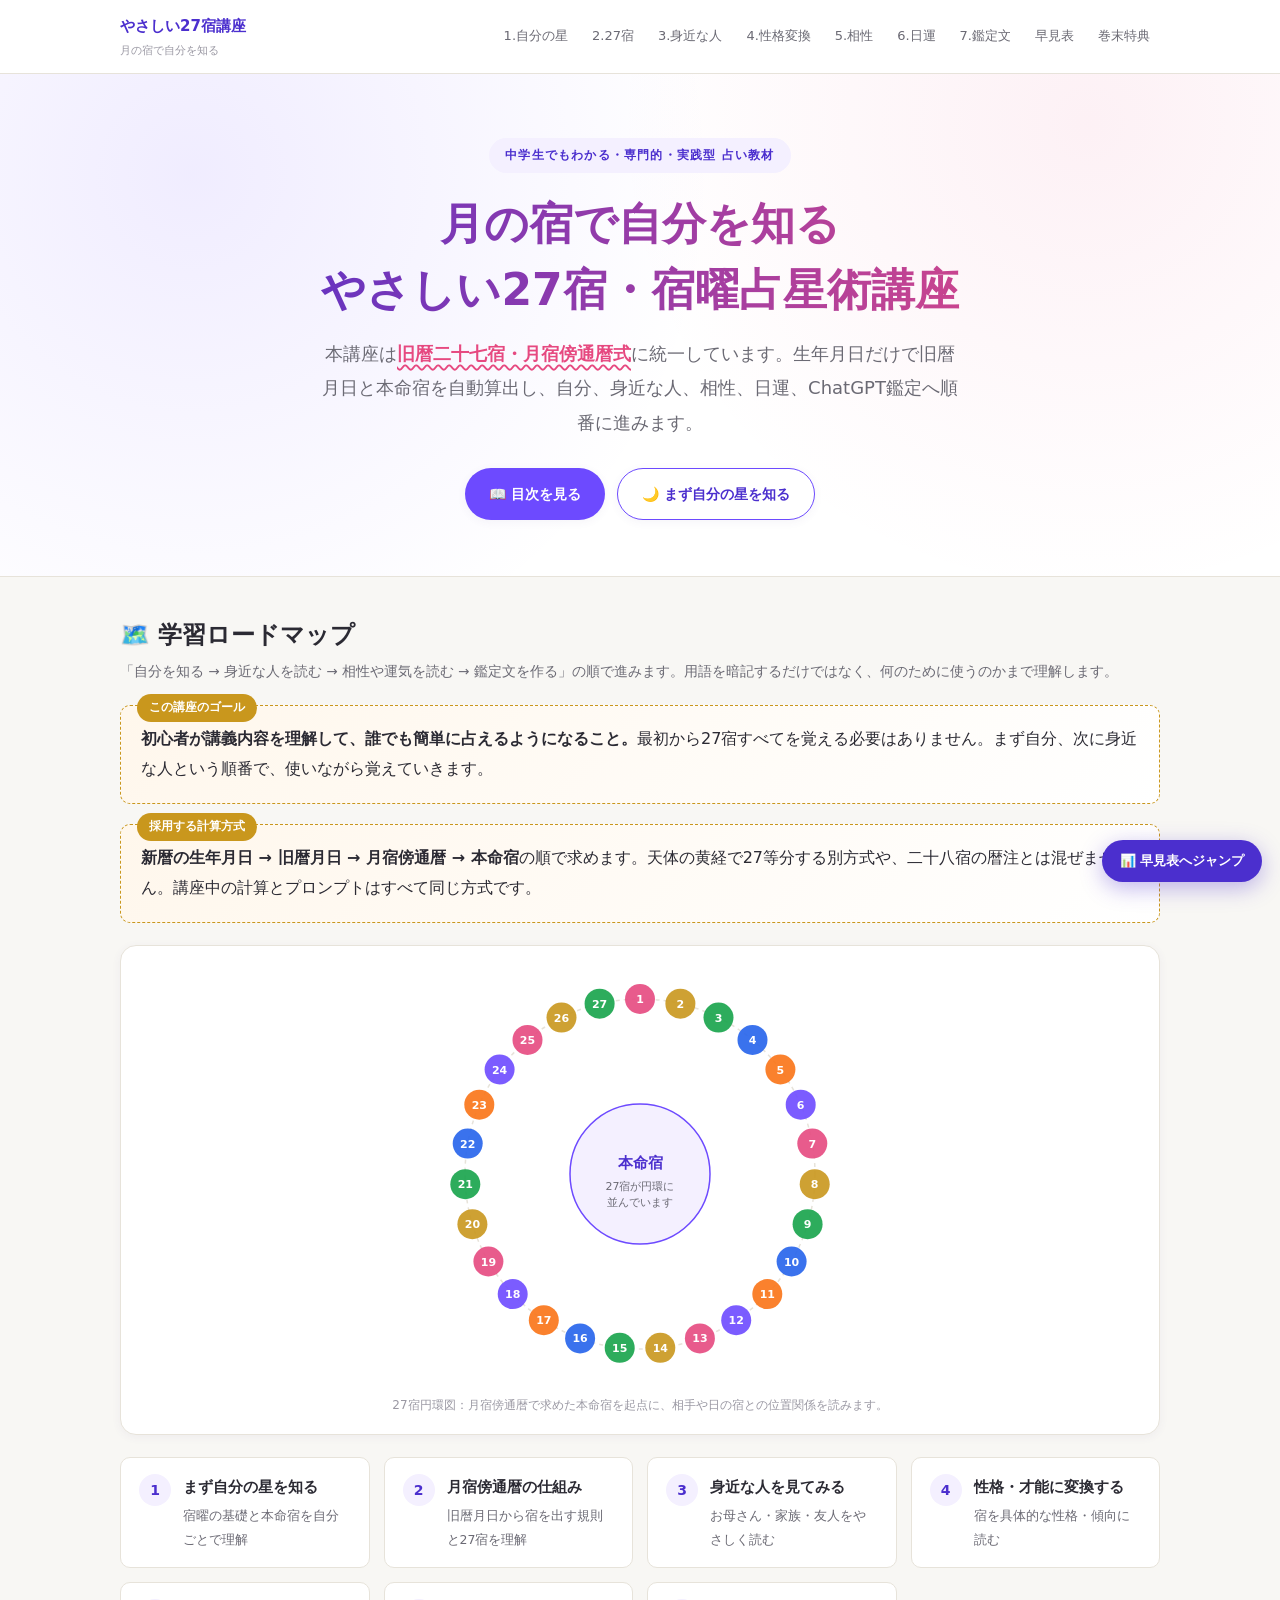
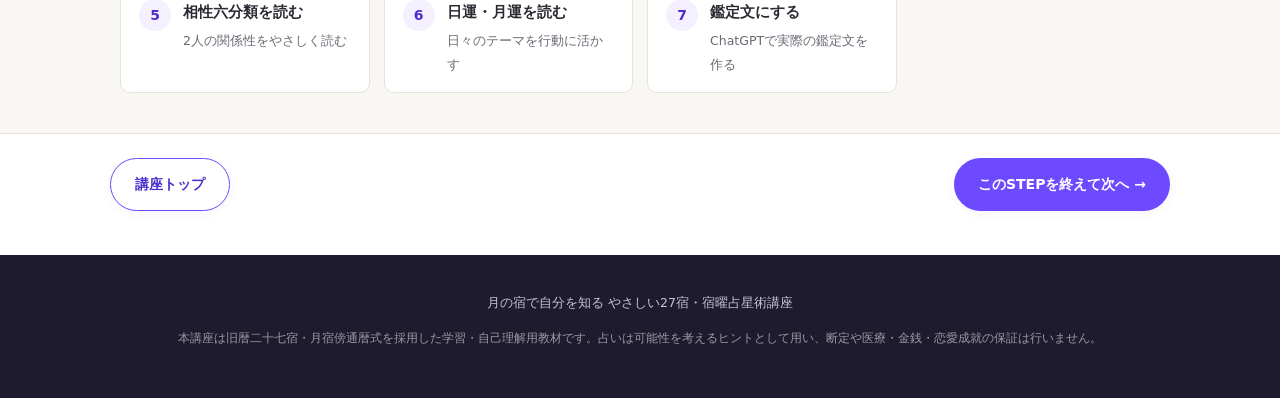
<file: index.html>
<!DOCTYPE html>
<html lang="ja">
<head>
<meta charset="UTF-8">
<meta name="viewport" content="width=device-width, initial-scale=1.0">
<title>講座トップ｜月の宿で自分を知る やさしい27宿・宿曜占星術講座</title>
<meta name="description" content="27宿・本命宿・相性六分類・日運をやさしく読み解き、鑑定文まで作る実践教材">
<link rel="stylesheet" href="css/style.css">
</head>
<body>


<header class="site-header">
  <div class="bar">
    <div class="logo">やさしい27宿講座<small>月の宿で自分を知る</small></div>
    <button class="nav-toggle" aria-label="メニュー">☰ 目次</button>
    <nav class="site-nav">
      <a href="step1.html">1.自分の星</a>
      <a href="step2.html">2.27宿</a>
      <a href="step3.html">3.身近な人</a>
      <a href="step4.html">4.性格変換</a>
      <a href="step5.html">5.相性</a>
      <a href="step6.html">6.日運</a>
      <a href="step7.html">7.鑑定文</a>
      <a href="appendix.html">早見表</a>
      <a href="reports.html">巻末特典</a>
    </nav>
  </div>
</header>
<main>
<section class="hero">
  <div class="container">
    <span class="eyebrow">中学生でもわかる・専門的・実践型 占い教材</span>
    <h1>月の宿で自分を知る<br>やさしい27宿・宿曜占星術講座</h1>
    <p class="sub">本講座は<span class="mark">旧暦二十七宿・月宿傍通暦式</span>に統一しています。生年月日だけで旧暦月日と本命宿を自動算出し、自分、身近な人、相性、日運、ChatGPT鑑定へ順番に進みます。</p>
    <div class="cta-row">
      <a href="index.html#toc" class="btn">📖 目次を見る</a>
      <a href="step1.html#my-star-first" class="btn ghost">🌙 まず自分の星を知る</a>
    </div>
  </div>
</section>
<section class="toc-section" id="toc">
  <div class="container">
    <h2 class="section-title">🗺️ 学習ロードマップ</h2>
    <p class="section-sub">「自分を知る → 身近な人を読む → 相性や運気を読む → 鑑定文を作る」の順で進みます。用語を暗記するだけではなく、何のために使うのかまで理解します。</p>

    <div class="point-box">
      <span class="tag">この講座のゴール</span>
      <p><b>初心者が講義内容を理解して、誰でも簡単に占えるようになること。</b>最初から27宿すべてを覚える必要はありません。まず自分、次に身近な人という順番で、使いながら覚えていきます。</p>
    </div>

    <div class="point-box">
      <span class="tag">採用する計算方式</span>
      <p><b>新暦の生年月日 → 旧暦月日 → 月宿傍通暦 → 本命宿</b>の順で求めます。天体の黄経で27等分する別方式や、二十八宿の暦注とは混ぜません。講座中の計算とプロンプトはすべて同じ方式です。</p>
    </div>

    <div class="svg-frame">
      <div id="shuku-wheel" style="display:flex;justify-content:center;"></div>
      <div class="cap">27宿円環図：月宿傍通暦で求めた本命宿を起点に、相手や日の宿との位置関係を読みます。</div>
    </div>

    <div class="toc-grid">
      <a class="toc-card" href="step1.html"><div class="num">1</div><div><div class="t">まず自分の星を知る</div><div class="d">宿曜の基礎と本命宿を自分ごとで理解</div></div></a>
      <a class="toc-card" href="step2.html"><div class="num">2</div><div><div class="t">月宿傍通暦の仕組み</div><div class="d">旧暦月日から宿を出す規則と27宿を理解</div></div></a>
      <a class="toc-card" href="step3.html"><div class="num">3</div><div><div class="t">身近な人を見てみる</div><div class="d">お母さん・家族・友人をやさしく読む</div></div></a>
      <a class="toc-card" href="step4.html"><div class="num">4</div><div><div class="t">性格・才能に変換する</div><div class="d">宿を具体的な性格・傾向に読む</div></div></a>
      <a class="toc-card" href="step5.html"><div class="num">5</div><div><div class="t">相性六分類を読む</div><div class="d">2人の関係性をやさしく読む</div></div></a>
      <a class="toc-card" href="step6.html"><div class="num">6</div><div><div class="t">日運・月運を読む</div><div class="d">日々のテーマを行動に活かす</div></div></a>
      <a class="toc-card" href="step7.html"><div class="num">7</div><div><div class="t">鑑定文にする</div><div class="d">ChatGPTで実際の鑑定文を作る</div></div></a>
    </div>
  </div>
</section>
<nav class="step-pager no-print" aria-label="STEPページ移動"><a class="btn ghost" href="index.html">講座トップ</a><a class="btn" href="step1.html">このSTEPを終えて次へ →</a></nav>
</main>
<footer>
  <div class="container">
    <p>月の宿で自分を知る やさしい27宿・宿曜占星術講座</p>
    <p class="small-note">本講座は旧暦二十七宿・月宿傍通暦式を採用した学習・自己理解用教材です。占いは可能性を考えるヒントとして用い、断定や医療・金銭・恋愛成就の保証は行いません。</p>
  </div>
</footer>
<div class="jump-fab no-print">
  <div class="jump-menu" id="jump-menu">
    <a href="step2.html#table-basic">① 27宿基本早見表</a>
    <a href="step2.html#shuku-card-grid">27宿SVGカード</a>
    <a href="step1.html#my-star-first">② 自分の本命宿フォーム</a>
    <a href="step4.html#table-detail">③④⑤ 27宿詳細早見表</a>
    <a href="step5.html#table-relation">⑥ 相性六分類早見表</a>
    <a href="step5.html#matrix-section">⑦ 相性マトリクス</a>
    <a href="step6.html#table-day">⑧ 日運11種早見表</a>
    <a href="appendix.html#ng-section">⑨⑩ NG表現集・言い換え辞典</a>
    <a href="reports.html">巻末特典：鑑定書テンプレート</a>
  </div>
  <button class="jump-fab-btn" id="jump-fab-btn">📊 早見表へジャンプ</button>
</div>
<script src="js/data.js"></script>
<script src="js/app.js"></script>
</body>
</html>
</file>
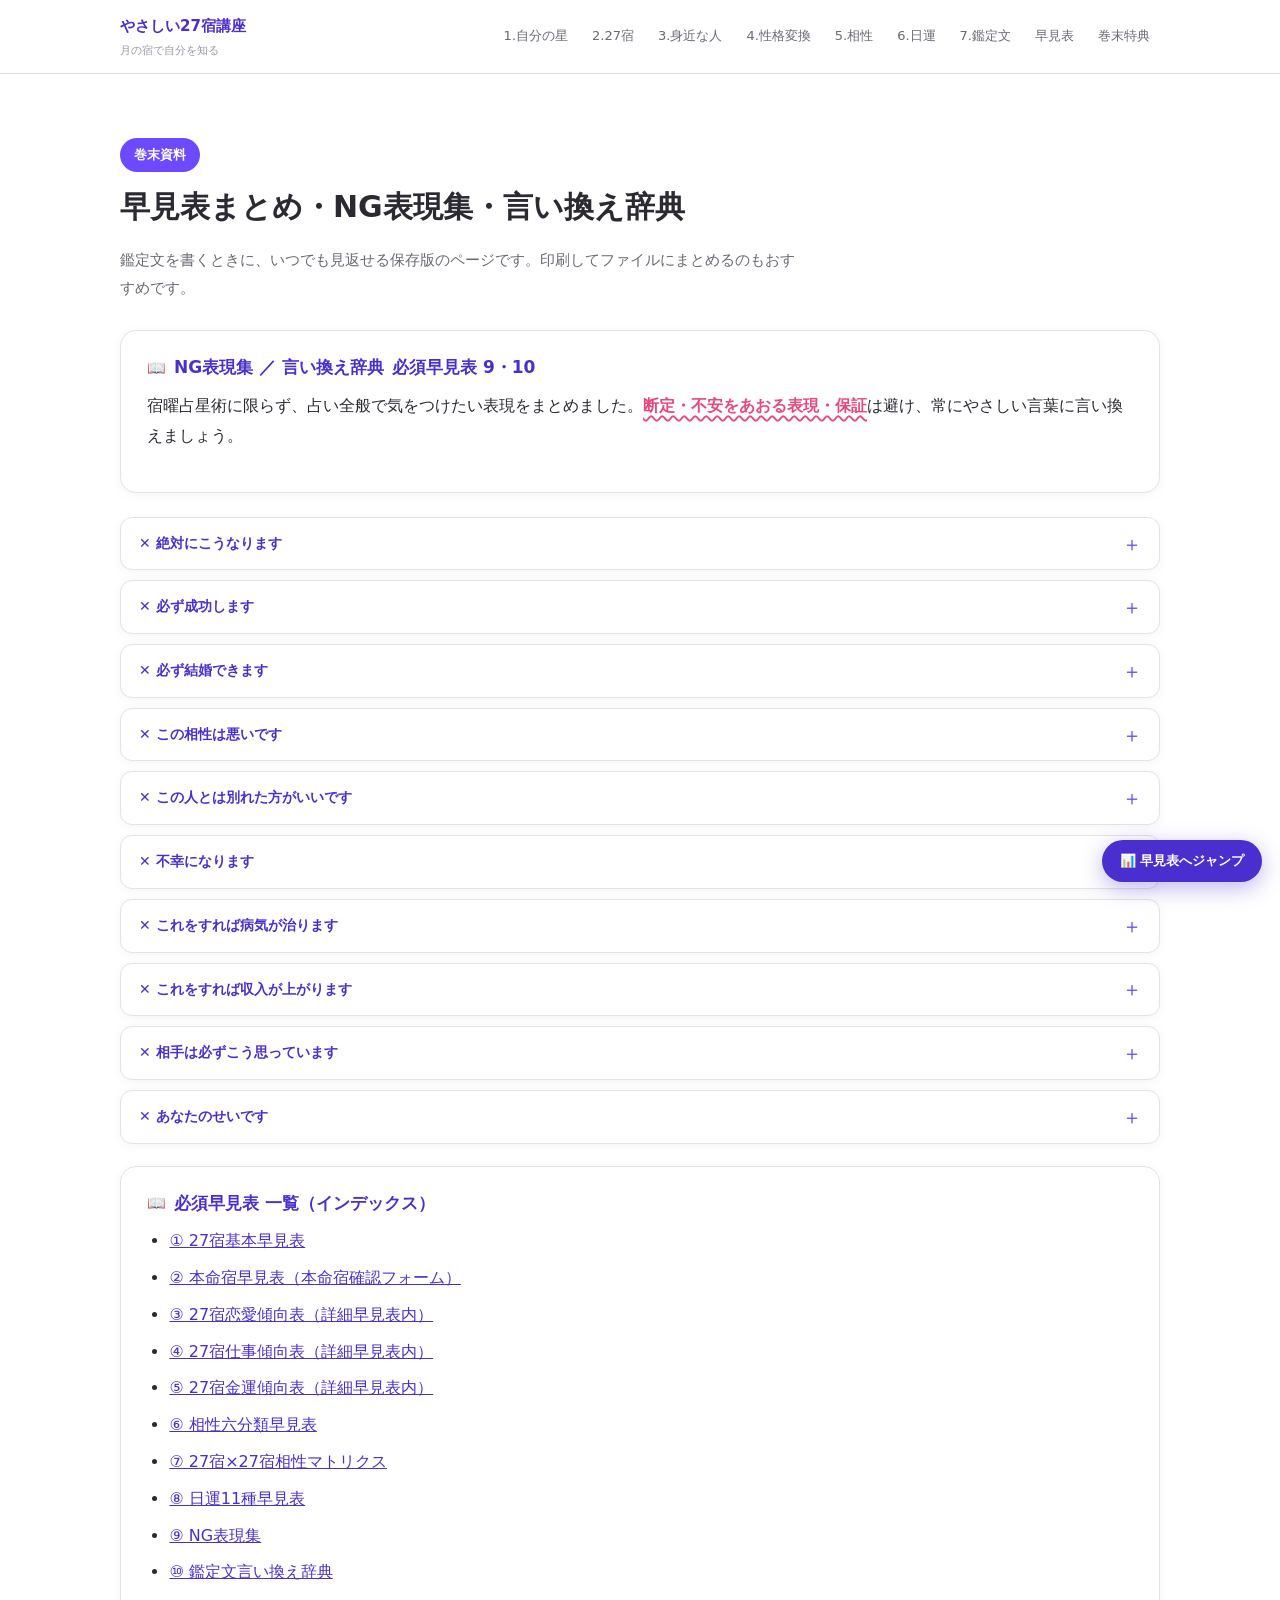
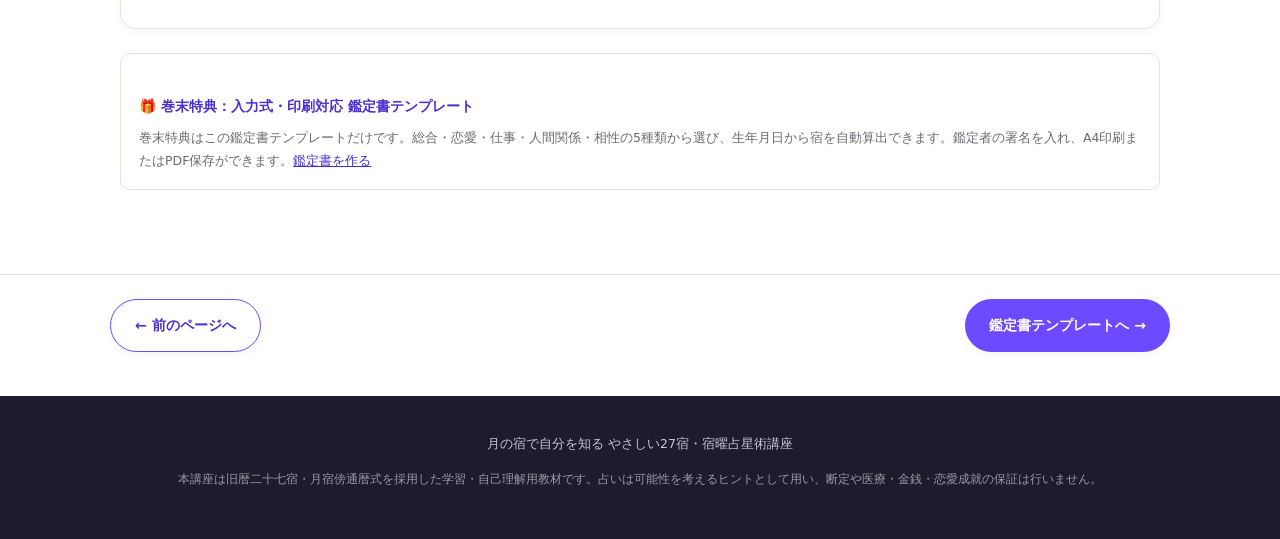
<file: appendix.html>
<!DOCTYPE html>
<html lang="ja">
<head>
<meta charset="UTF-8">
<meta name="viewport" content="width=device-width, initial-scale=1.0">
<title>早見表・NG表現集｜月の宿で自分を知る やさしい27宿・宿曜占星術講座</title>
<meta name="description" content="27宿・本命宿・相性六分類・日運をやさしく読み解き、鑑定文まで作る実践教材">
<link rel="stylesheet" href="css/style.css">
</head>
<body>


<header class="site-header">
  <div class="bar">
    <div class="logo">やさしい27宿講座<small>月の宿で自分を知る</small></div>
    <button class="nav-toggle" aria-label="メニュー">☰ 目次</button>
    <nav class="site-nav">
      <a href="step1.html">1.自分の星</a>
      <a href="step2.html">2.27宿</a>
      <a href="step3.html">3.身近な人</a>
      <a href="step4.html">4.性格変換</a>
      <a href="step5.html">5.相性</a>
      <a href="step6.html">6.日運</a>
      <a href="step7.html">7.鑑定文</a>
      <a href="appendix.html">早見表</a>
      <a href="reports.html">巻末特典</a>
    </nav>
  </div>
</header>
<main>
<section class="step" id="appendix">
  <div class="container">
    <div class="step-head">
      <span class="step-no">巻末資料</span>
      <h2>早見表まとめ・NG表現集・言い換え辞典</h2>
      <p class="lead">鑑定文を書くときに、いつでも見返せる保存版のページです。印刷してファイルにまとめるのもおすすめです。</p>
    </div>

    <div class="lecture" id="ng-section">
      <h3>NG表現集 ／ 言い換え辞典 <span class="badge">必須早見表 9・10</span></h3>
      <p>宿曜占星術に限らず、占い全般で気をつけたい表現をまとめました。<span class="mark">断定・不安をあおる表現・保証</span>は避け、常にやさしい言葉に言い換えましょう。</p>
    </div>
    <div class="table-wrap">
      <div class="table-scroll">
        <table id="ng-table" class="to-card">
          <thead><tr><th>NG表現</th><th>言い換えOK表現</th></tr></thead>
          <tbody></tbody>
        </table>
      </div>
    </div>

    <div class="lecture">
      <h3>必須早見表 一覧（インデックス）</h3>
      <ul>
        <li><a href="step2.html#table-basic">① 27宿基本早見表</a></li>
        <li><a href="step3.html">② 本命宿早見表（本命宿確認フォーム）</a></li>
        <li><a href="step4.html#table-detail">③ 27宿恋愛傾向表（詳細早見表内）</a></li>
        <li><a href="step4.html#table-detail">④ 27宿仕事傾向表（詳細早見表内）</a></li>
        <li><a href="step4.html#table-detail">⑤ 27宿金運傾向表（詳細早見表内）</a></li>
        <li><a href="step5.html#table-relation">⑥ 相性六分類早見表</a></li>
        <li><a href="step5.html#matrix-section">⑦ 27宿×27宿相性マトリクス</a></li>
        <li><a href="step6.html#table-day">⑧ 日運11種早見表</a></li>
        <li><a href="appendix.html#ng-section">⑨ NG表現集</a></li>
        <li><a href="appendix.html#ng-section">⑩ 鑑定文言い換え辞典</a></li>
      </ul>
    </div>

    <div class="gift-grid">
      <div class="gift-card"><h5>🎁 巻末特典：入力式・印刷対応 鑑定書テンプレート</h5><p>巻末特典はこの鑑定書テンプレートだけです。総合・恋愛・仕事・人間関係・相性の5種類から選び、生年月日から宿を自動算出できます。鑑定者の署名を入れ、A4印刷またはPDF保存ができます。<a href="reports.html">鑑定書を作る</a></p></div>
    </div>
  </div>
</section>
<nav class="step-pager no-print" aria-label="STEPページ移動"><a class="btn ghost" href="step7.html">← 前のページへ</a><a class="btn" href="reports.html">鑑定書テンプレートへ →</a></nav>
</main>
<footer>
  <div class="container">
    <p>月の宿で自分を知る やさしい27宿・宿曜占星術講座</p>
    <p class="small-note">本講座は旧暦二十七宿・月宿傍通暦式を採用した学習・自己理解用教材です。占いは可能性を考えるヒントとして用い、断定や医療・金銭・恋愛成就の保証は行いません。</p>
  </div>
</footer>
<div class="jump-fab no-print">
  <div class="jump-menu" id="jump-menu">
    <a href="step2.html#table-basic">① 27宿基本早見表</a>
    <a href="step2.html#shuku-card-grid">27宿SVGカード</a>
    <a href="step1.html#my-star-first">② 自分の本命宿フォーム</a>
    <a href="step4.html#table-detail">③④⑤ 27宿詳細早見表</a>
    <a href="step5.html#table-relation">⑥ 相性六分類早見表</a>
    <a href="step5.html#matrix-section">⑦ 相性マトリクス</a>
    <a href="step6.html#table-day">⑧ 日運11種早見表</a>
    <a href="appendix.html#ng-section">⑨⑩ NG表現集・言い換え辞典</a>
    <a href="reports.html">巻末特典：鑑定書テンプレート</a>
  </div>
  <button class="jump-fab-btn" id="jump-fab-btn">📊 早見表へジャンプ</button>
</div>
<script src="js/data.js"></script>
<script src="js/app.js"></script>
</body>
</html>
</file>
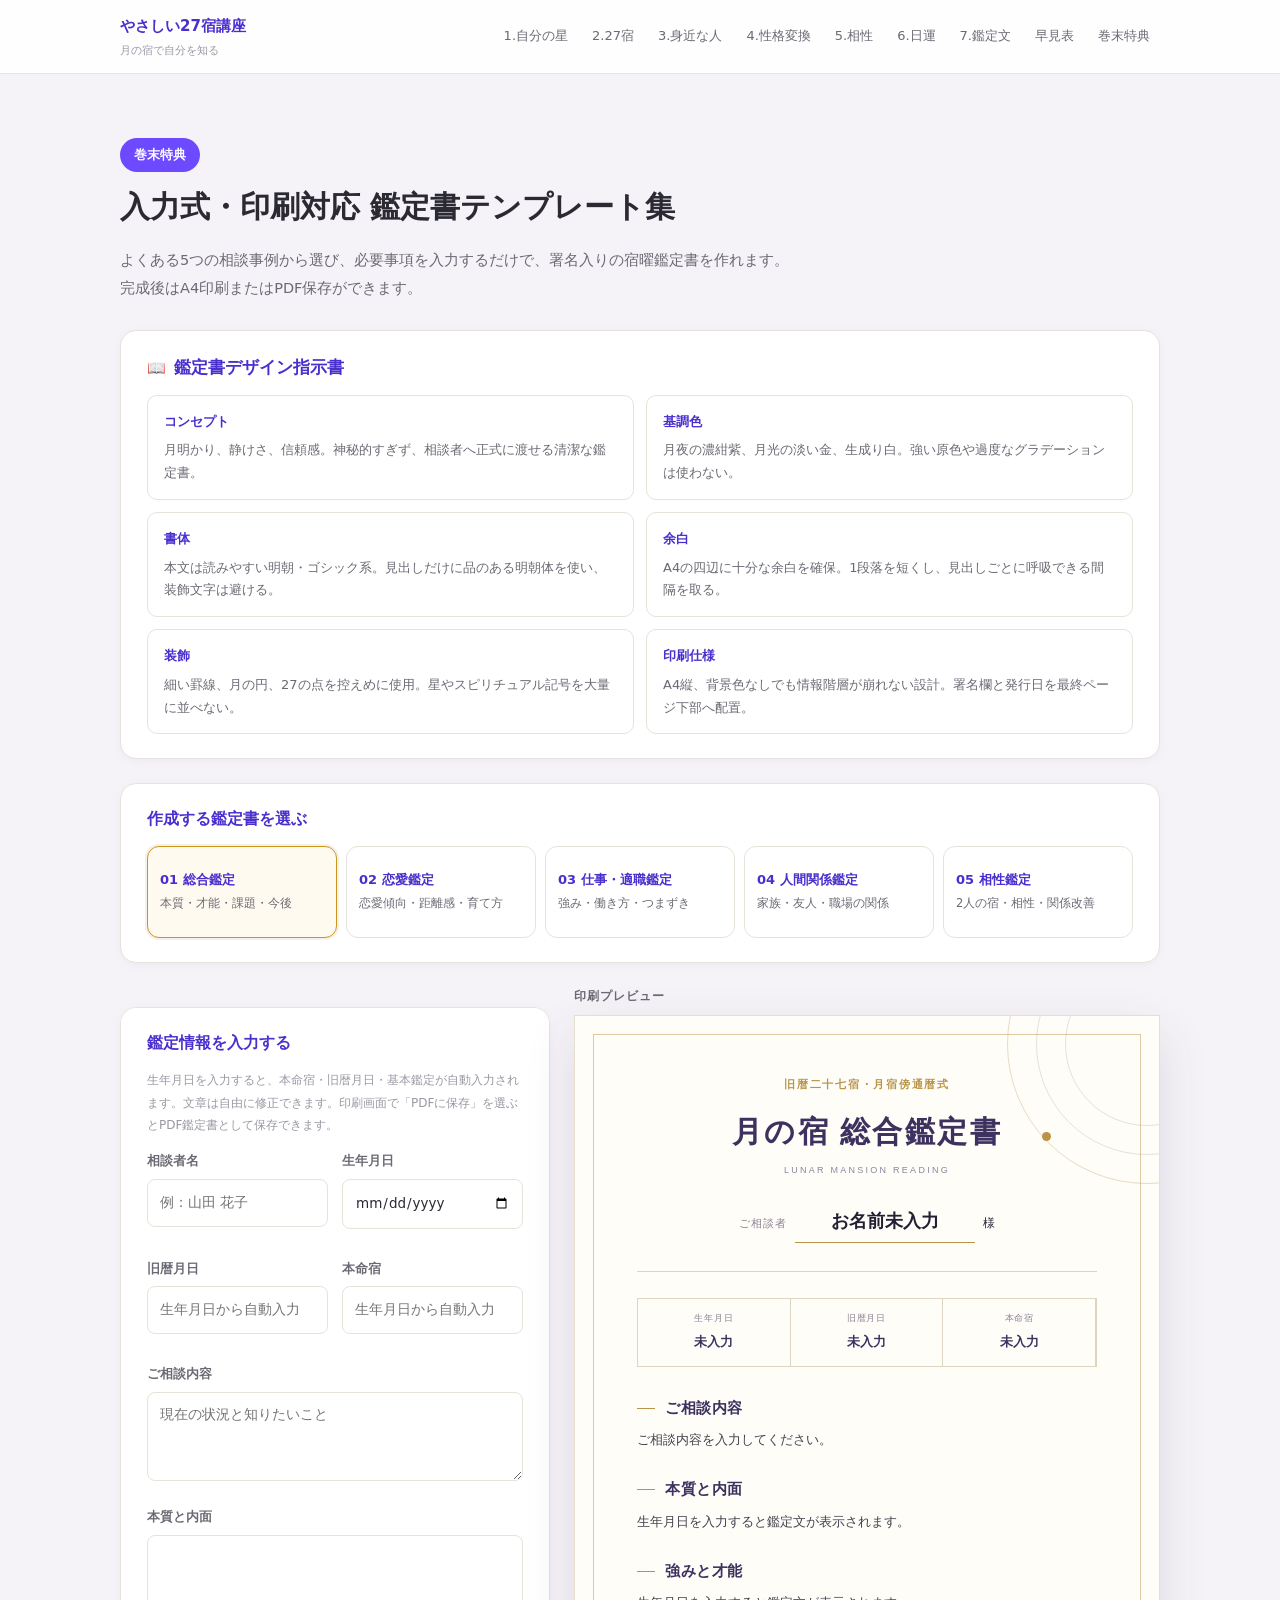
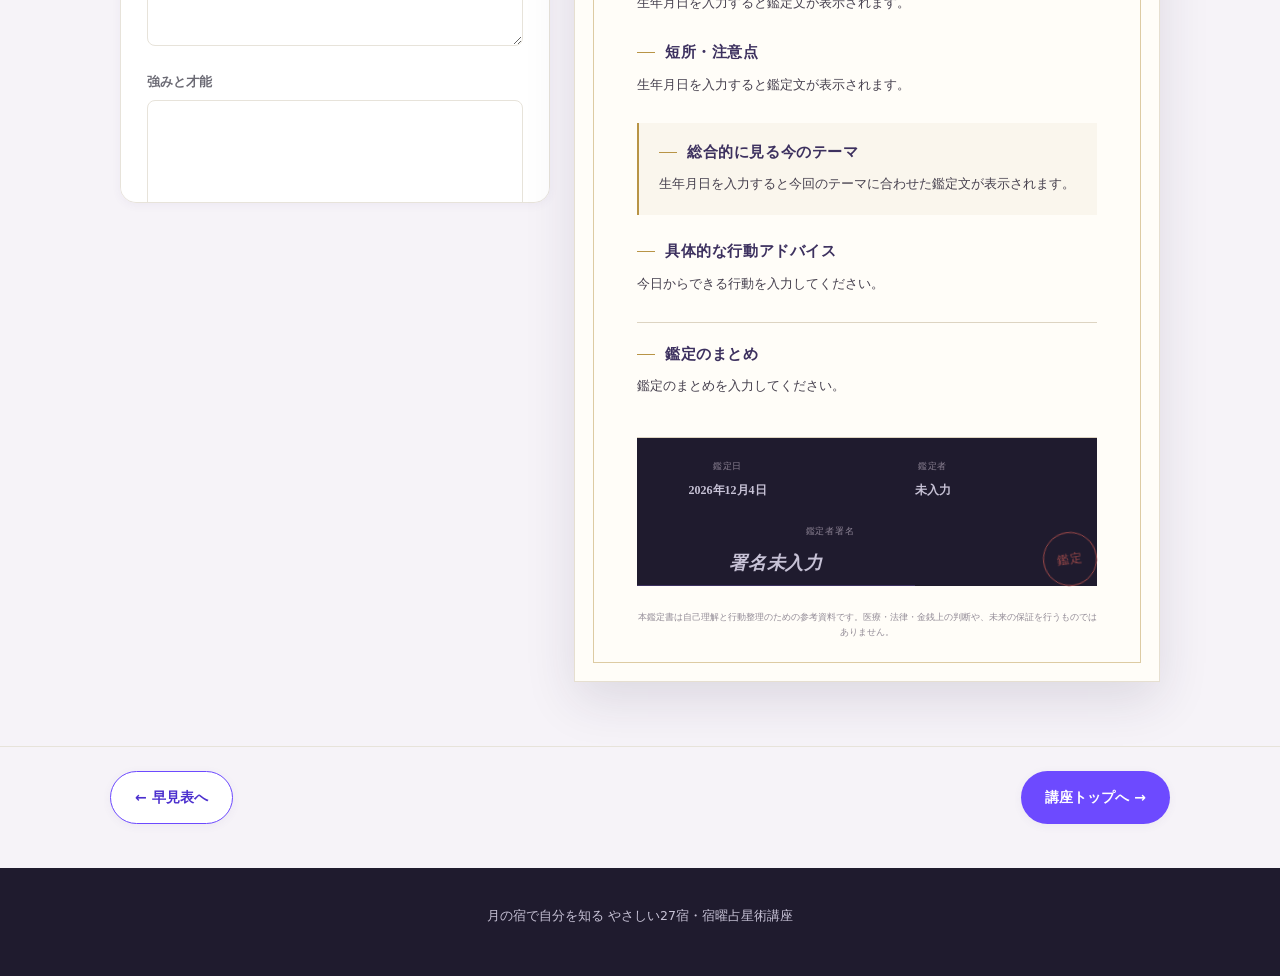
<file: final.html>
<!DOCTYPE html>
<html lang="ja">
<head>
<meta charset="UTF-8">
<meta name="viewport" content="width=device-width, initial-scale=1.0">
<title>巻末特典へ移動｜月の宿で自分を知る やさしい27宿・宿曜占星術講座</title>
<meta http-equiv="refresh" content="0; url=reports.html">
<meta name="description" content="27宿・本命宿・相性六分類・日運をやさしく読み解き、鑑定文まで作る実践教材">
<link rel="stylesheet" href="css/style.css">
</head>
<body>


<header class="site-header">
  <div class="bar">
    <div class="logo">やさしい27宿講座<small>月の宿で自分を知る</small></div>
    <button class="nav-toggle" aria-label="メニュー">☰ 目次</button>
    <nav class="site-nav">
      <a href="step1.html">1.自分の星</a>
      <a href="step2.html">2.27宿</a>
      <a href="step3.html">3.身近な人</a>
      <a href="step4.html">4.性格変換</a>
      <a href="step5.html">5.相性</a>
      <a href="step6.html">6.日運</a>
      <a href="step7.html">7.鑑定文</a>
      <a href="appendix.html">早見表</a>
      <a href="reports.html">巻末特典</a>
    </nav>
  </div>
</header>
<main>
<section class="finale" id="final-task">
  <div class="container">
    <div class="step-head">
      <span class="step-no">最終課題</span>
      <h2>1人分の宿曜ミニ鑑定文を完成させよう</h2>
      <p class="lead">STEP1〜7で学んだことを使って、実際に1人分の鑑定文を仕上げてみましょう。これができれば、教材の内容をひと通り実践できたことになります。</p>
    </div>

    <div class="lecture">
      <h3>提出テンプレート</h3>
      <div class="template-box">
        <b>【相談者】</b>　　　　　　　　　<br>
        <b>【生年月日】</b>　　　　　　　　<br>
        <b>【本命宿】</b>　　　　　　　　　<br>
        <b>【相談ジャンル】</b>　　　　　　<br>
        <b>【本質】</b>　　　　　　　　　　<br>
        <b>【強み】</b>　　　　　　　　　　<br>
        <b>【注意点】</b>　　　　　　　　　<br>
        <b>【相談内容への応用】</b>　　　　<br>
        <b>【相性がある場合】</b>　　　　　<br>
        <b>【行動アドバイス】</b>　　　　　<br>
        <b>【完成鑑定文】</b>
      </div>
    </div>

    <div class="work-box">
      <h4>ワークシート⑦：最終課題シート</h4>
      <div class="field"><label>相談者</label><input type="text"></div>
      <div class="field"><label>生年月日</label><input type="date"></div>
      <div class="field"><label>本命宿</label><input type="text"></div>
      <div class="field"><label>相談ジャンル</label><input type="text"></div>
      <div class="field"><label>本質</label><textarea rows="2"></textarea></div>
      <div class="field"><label>強み</label><textarea rows="2"></textarea></div>
      <div class="field"><label>注意点</label><textarea rows="2"></textarea></div>
      <div class="field"><label>相談内容への応用</label><textarea rows="2"></textarea></div>
      <div class="field"><label>相性がある場合</label><textarea rows="2"></textarea></div>
      <div class="field"><label>行動アドバイス</label><textarea rows="2"></textarea></div>
      <div class="field"><label>完成鑑定文</label><textarea rows="8"></textarea></div>
    </div>

    <div class="check-box">
      <h4>✅ 学習完了チェック（全体）</h4>
      <div class="check-list">
        <label><input type="checkbox" data-key="final-1"> STEP1〜7をすべて読んだ</label>
        <label><input type="checkbox" data-key="final-2"> 自分（または身近な人）の本命宿を確認した</label>
        <label><input type="checkbox" data-key="final-3"> 相性チェッカー・日運ツールを使ってみた</label>
        <label><input type="checkbox" data-key="final-4"> ChatGPTプロンプトを使って鑑定文を作成した</label>
        <label><input type="checkbox" data-key="final-5"> NG表現を避けて書けているか見直した</label>
        <label><input type="checkbox" data-key="final-6"> 最終課題シートを完成させた</label>
      </div>
      <p class="progress-note" id="progress-note"></p>
    </div>
  </div>
</section>
<nav class="step-pager no-print" aria-label="STEPページ移動"><a class="btn ghost" href="reports.html">← 鑑定書テンプレートへ</a><a class="btn" href="index.html">講座トップへ戻る</a></nav>
</main>
<footer>
  <div class="container">
    <p>月の宿で自分を知る やさしい27宿・宿曜占星術講座</p>
    <p class="small-note">本講座は旧暦二十七宿・月宿傍通暦式を採用した学習・自己理解用教材です。占いは可能性を考えるヒントとして用い、断定や医療・金銭・恋愛成就の保証は行いません。</p>
  </div>
</footer>
<div class="jump-fab no-print">
  <div class="jump-menu" id="jump-menu">
    <a href="step2.html#table-basic">① 27宿基本早見表</a>
    <a href="step2.html#shuku-card-grid">27宿SVGカード</a>
    <a href="step1.html#my-star-first">② 自分の本命宿フォーム</a>
    <a href="step4.html#table-detail">③④⑤ 27宿詳細早見表</a>
    <a href="step5.html#table-relation">⑥ 相性六分類早見表</a>
    <a href="step5.html#matrix-section">⑦ 相性マトリクス</a>
    <a href="step6.html#table-day">⑧ 日運11種早見表</a>
    <a href="appendix.html#ng-section">⑨⑩ NG表現集・言い換え辞典</a>
    <a href="reports.html">巻末特典：鑑定書テンプレート</a>
  </div>
  <button class="jump-fab-btn" id="jump-fab-btn">📊 早見表へジャンプ</button>
</div>
<script src="js/data.js"></script>
<script src="js/app.js"></script>
</body>
</html>
</file>
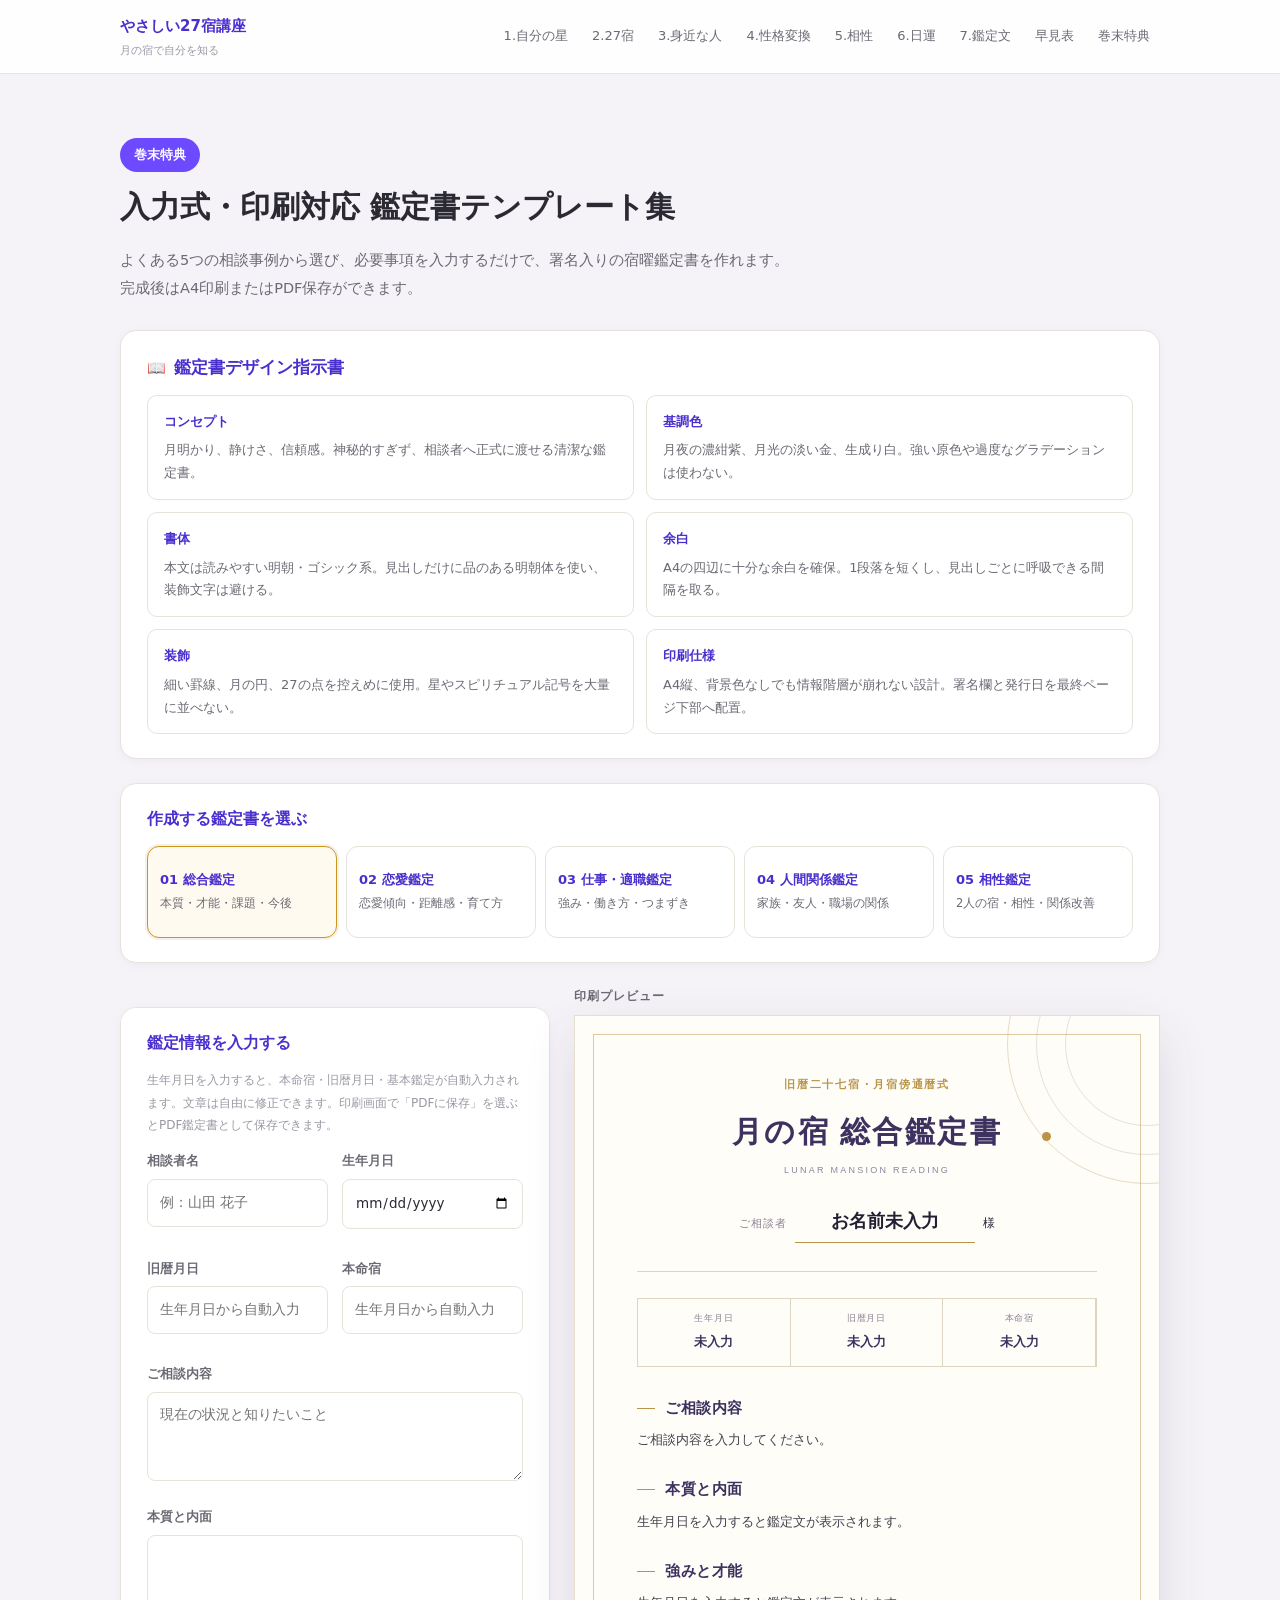
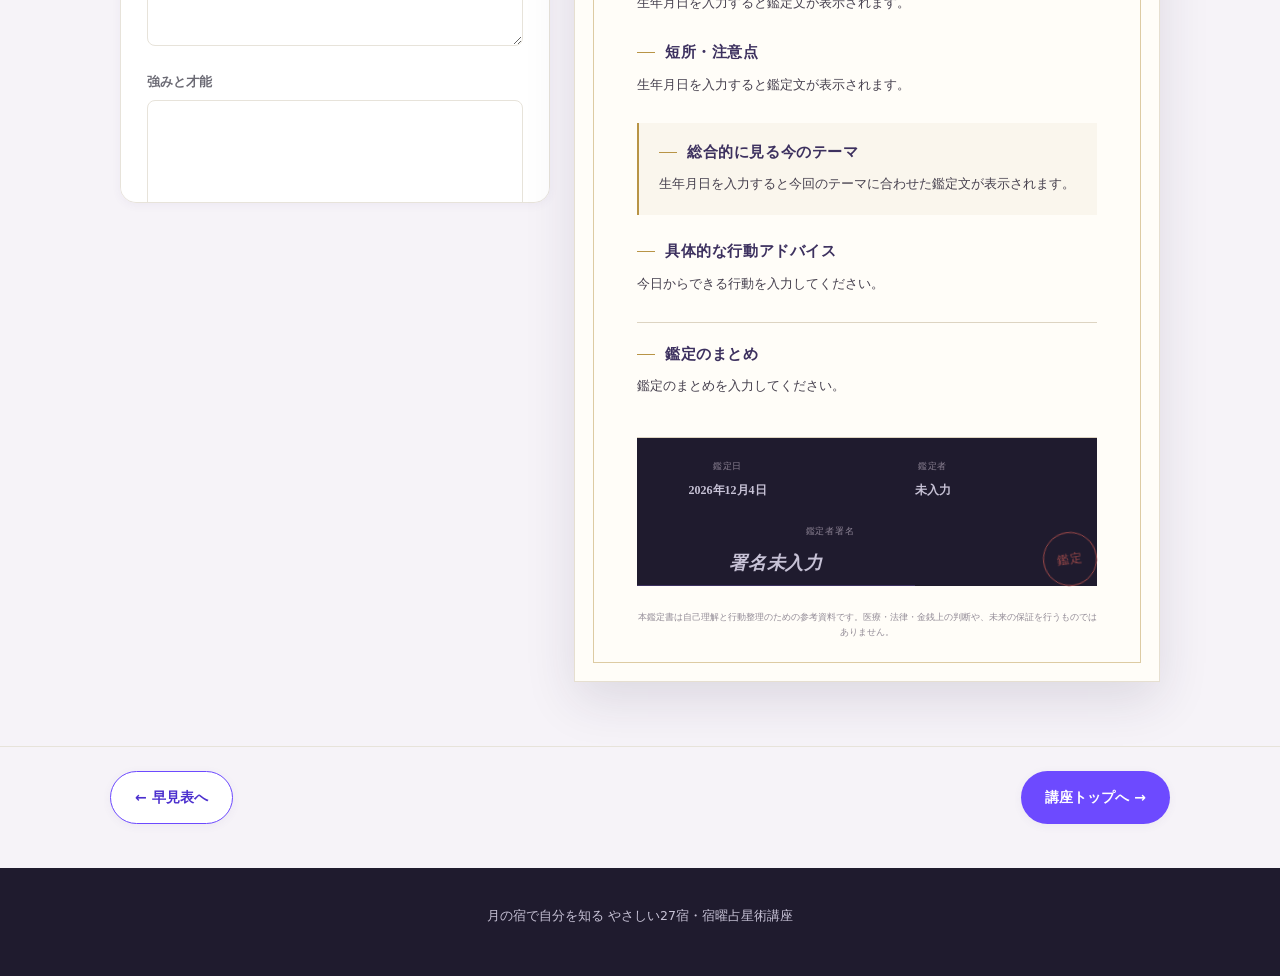
<file: reports.html>
<!DOCTYPE html>
<html lang="ja">
<head>
<meta charset="UTF-8">
<meta name="viewport" content="width=device-width, initial-scale=1.0">
<title>鑑定書テンプレート｜月の宿で自分を知る やさしい27宿・宿曜占星術講座</title>
<meta name="description" content="旧暦二十七宿・月宿傍通暦式の入力式・印刷対応鑑定書テンプレート集">
<link rel="stylesheet" href="css/style.css">
<link rel="stylesheet" href="css/reports.css">
</head>
<body class="reports-page">
<header class="site-header">
  <div class="bar">
    <div class="logo">やさしい27宿講座<small>月の宿で自分を知る</small></div>
    <button class="nav-toggle" aria-label="メニュー">☰ 目次</button>
    <nav class="site-nav">
      <a href="step1.html">1.自分の星</a>
      <a href="step2.html">2.27宿</a>
      <a href="step3.html">3.身近な人</a>
      <a href="step4.html">4.性格変換</a>
      <a href="step5.html">5.相性</a>
      <a href="step6.html">6.日運</a>
      <a href="step7.html">7.鑑定文</a>
      <a href="appendix.html">早見表</a>
      <a href="reports.html">巻末特典</a>
    </nav>
  </div>
</header>

<main>
<section class="step" id="report-templates">
  <div class="container">
    <div class="step-head">
      <span class="step-no">巻末特典</span>
      <h2>入力式・印刷対応 鑑定書テンプレート集</h2>
      <p class="lead">よくある5つの相談事例から選び、必要事項を入力するだけで、署名入りの宿曜鑑定書を作れます。完成後はA4印刷またはPDF保存ができます。</p>
    </div>

    <div class="design-brief lecture">
      <h3>鑑定書デザイン指示書</h3>
      <div class="design-spec-grid">
        <div><b>コンセプト</b><span>月明かり、静けさ、信頼感。神秘的すぎず、相談者へ正式に渡せる清潔な鑑定書。</span></div>
        <div><b>基調色</b><span>月夜の濃紺紫、月光の淡い金、生成り白。強い原色や過度なグラデーションは使わない。</span></div>
        <div><b>書体</b><span>本文は読みやすい明朝・ゴシック系。見出しだけに品のある明朝体を使い、装飾文字は避ける。</span></div>
        <div><b>余白</b><span>A4の四辺に十分な余白を確保。1段落を短くし、見出しごとに呼吸できる間隔を取る。</span></div>
        <div><b>装飾</b><span>細い罫線、月の円、27の点を控えめに使用。星やスピリチュアル記号を大量に並べない。</span></div>
        <div><b>印刷仕様</b><span>A4縦、背景色なしでも情報階層が崩れない設計。署名欄と発行日を最終ページ下部へ配置。</span></div>
      </div>
    </div>

    <div class="template-picker tool-box">
      <h4>作成する鑑定書を選ぶ</h4>
      <div class="template-choice-grid" role="group" aria-label="鑑定書の種類">
        <button class="template-choice active" type="button" data-template="general"><b>01 総合鑑定</b><span>本質・才能・課題・今後</span></button>
        <button class="template-choice" type="button" data-template="love"><b>02 恋愛鑑定</b><span>恋愛傾向・距離感・育て方</span></button>
        <button class="template-choice" type="button" data-template="work"><b>03 仕事・適職鑑定</b><span>強み・働き方・つまずき</span></button>
        <button class="template-choice" type="button" data-template="relationship"><b>04 人間関係鑑定</b><span>家族・友人・職場の関係</span></button>
        <button class="template-choice" type="button" data-template="compatibility"><b>05 相性鑑定</b><span>2人の宿・相性・関係改善</span></button>
      </div>
    </div>

    <div class="report-workspace">
      <section class="report-form tool-box no-print" aria-labelledby="report-form-title">
        <h4 id="report-form-title">鑑定情報を入力する</h4>
        <p class="small-note">生年月日を入力すると、本命宿・旧暦月日・基本鑑定が自動入力されます。文章は自由に修正できます。印刷画面で「PDFに保存」を選ぶとPDF鑑定書として保存できます。</p>

        <div class="form-row">
          <div class="field"><label for="report-client">相談者名</label><input id="report-client" type="text" data-report-field="client" placeholder="例：山田 花子"></div>
          <div class="field"><label for="report-birth">生年月日</label><input id="report-birth" type="date"></div>
        </div>
        <div class="form-row">
          <div class="field"><label for="report-lunar">旧暦月日</label><input id="report-lunar" type="text" data-report-field="lunar" placeholder="生年月日から自動入力"></div>
          <div class="field"><label for="report-shuku">本命宿</label><input id="report-shuku" type="text" data-report-field="shuku" placeholder="生年月日から自動入力"></div>
        </div>
        <div class="form-row compatibility-fields" hidden>
          <div class="field"><label for="report-partner">お相手の名前</label><input id="report-partner" type="text" data-report-field="partner" placeholder="例：山田 太郎"></div>
          <div class="field"><label for="report-partner-birth">お相手の生年月日</label><input id="report-partner-birth" type="date"></div>
        </div>
        <div class="form-row compatibility-fields" hidden>
          <div class="field"><label for="report-partner-shuku">お相手の本命宿</label><input id="report-partner-shuku" type="text" data-report-field="partnerShuku" placeholder="生年月日から自動入力"></div>
          <div class="field"><label for="report-compatibility">相性分類</label><input id="report-compatibility" type="text" data-report-field="compatibility" placeholder="2人の生年月日から自動入力"></div>
        </div>

        <div class="field full"><label for="report-request">ご相談内容</label><textarea id="report-request" rows="3" data-report-field="request" placeholder="現在の状況と知りたいこと"></textarea></div>
        <div class="field full"><label for="report-essence">本質と内面</label><textarea id="report-essence" rows="4" data-report-field="essence"></textarea></div>
        <div class="field full"><label for="report-strength">強みと才能</label><textarea id="report-strength" rows="4" data-report-field="strength"></textarea></div>
        <div class="field full"><label for="report-challenge">短所・注意点</label><textarea id="report-challenge" rows="4" data-report-field="challenge"></textarea></div>
        <div class="field full"><label for="report-focus" id="report-focus-label">今回のテーマ鑑定</label><textarea id="report-focus" rows="5" data-report-field="focus"></textarea></div>
        <div class="field full"><label for="report-action">具体的な行動アドバイス</label><textarea id="report-action" rows="4" data-report-field="action"></textarea></div>
        <div class="field full"><label for="report-closing">鑑定のまとめ</label><textarea id="report-closing" rows="4" data-report-field="closing"></textarea></div>

        <div class="form-row">
          <div class="field"><label for="report-date">鑑定日</label><input id="report-date" type="date" data-report-field="date"></div>
          <div class="field"><label for="report-reader">鑑定者名</label><input id="report-reader" type="text" data-report-field="reader" placeholder="例：宿曜鑑定士 月乃"></div>
        </div>
        <div class="field full"><label for="report-signature">鑑定者署名</label><input id="report-signature" type="text" data-report-field="signature" placeholder="印刷される署名名を入力"></div>

        <div class="report-actions">
          <button class="btn" id="report-fill" type="button">宿の情報から鑑定文を再作成</button>
          <button class="btn ghost" id="report-print" type="button">印刷／PDF保存</button>
          <button class="btn ghost" id="report-clear" type="button">入力を初期化する</button>
        </div>
      </section>

      <section class="report-preview" aria-label="印刷プレビュー">
        <p class="preview-label no-print">印刷プレビュー</p>
        <article class="report-sheet" id="report-sheet">
          <div class="report-orbit" aria-hidden="true"><span></span></div>
          <header class="report-cover">
            <p class="report-kicker">旧暦二十七宿・月宿傍通暦式</p>
            <h1 data-output="title">月の宿 総合鑑定書</h1>
            <p class="report-subtitle">LUNAR MANSION READING</p>
            <div class="report-client-line"><span>ご相談者</span><b data-output="client">お名前未入力</b><small>様</small></div>
          </header>

          <div class="report-meta">
            <div><span>生年月日</span><b id="report-birth-output">未入力</b></div>
            <div><span>旧暦月日</span><b data-output="lunar">未入力</b></div>
            <div><span>本命宿</span><b data-output="shuku">未入力</b></div>
            <div class="compatibility-output" hidden><span>お相手</span><b><span data-output="partner">未入力</span>・<span data-output="partnerShuku">未入力</span></b></div>
          </div>

          <section class="report-section"><h2>ご相談内容</h2><p data-output="request">ご相談内容を入力してください。</p></section>
          <section class="report-section"><h2>本質と内面</h2><p data-output="essence">生年月日を入力すると鑑定文が表示されます。</p></section>
          <section class="report-section"><h2>強みと才能</h2><p data-output="strength">生年月日を入力すると鑑定文が表示されます。</p></section>
          <section class="report-section"><h2>短所・注意点</h2><p data-output="challenge">生年月日を入力すると鑑定文が表示されます。</p></section>
          <section class="report-section report-focus-section"><h2 data-output="focusTitle">総合的に見る今のテーマ</h2><p data-output="focus">生年月日を入力すると今回のテーマに合わせた鑑定文が表示されます。</p></section>
          <section class="report-section compatibility-output" hidden><h2>二人の関係性</h2><p><b data-output="compatibility">相性を算出します</b></p></section>
          <section class="report-section"><h2>具体的な行動アドバイス</h2><p data-output="action">今日からできる行動を入力してください。</p></section>
          <section class="report-section report-closing"><h2>鑑定のまとめ</h2><p data-output="closing">鑑定のまとめを入力してください。</p></section>

          <footer class="report-signature-block">
            <div><span>鑑定日</span><b data-output="date">未入力</b></div>
            <div class="reader-name"><span>鑑定者</span><b data-output="reader">未入力</b></div>
            <div class="signature-line"><span>鑑定者署名</span><b data-output="signature">署名未入力</b></div>
            <div class="report-seal" aria-hidden="true">鑑定</div>
          </footer>
          <p class="report-disclaimer">本鑑定書は自己理解と行動整理のための参考資料です。医療・法律・金銭上の判断や、未来の保証を行うものではありません。</p>
        </article>
      </section>
    </div>
  </div>
</section>

<nav class="step-pager no-print" aria-label="巻末ページ移動"><a class="btn ghost" href="appendix.html">← 早見表へ</a><a class="btn" href="index.html">講座トップへ →</a></nav>
</main>

<footer class="site-footer no-print">
  <div class="container"><p>月の宿で自分を知る やさしい27宿・宿曜占星術講座</p></div>
</footer>
<script src="js/data.js"></script>
<script src="js/app.js"></script>
<script src="js/reports.js"></script>
</body>
</html>
</file>
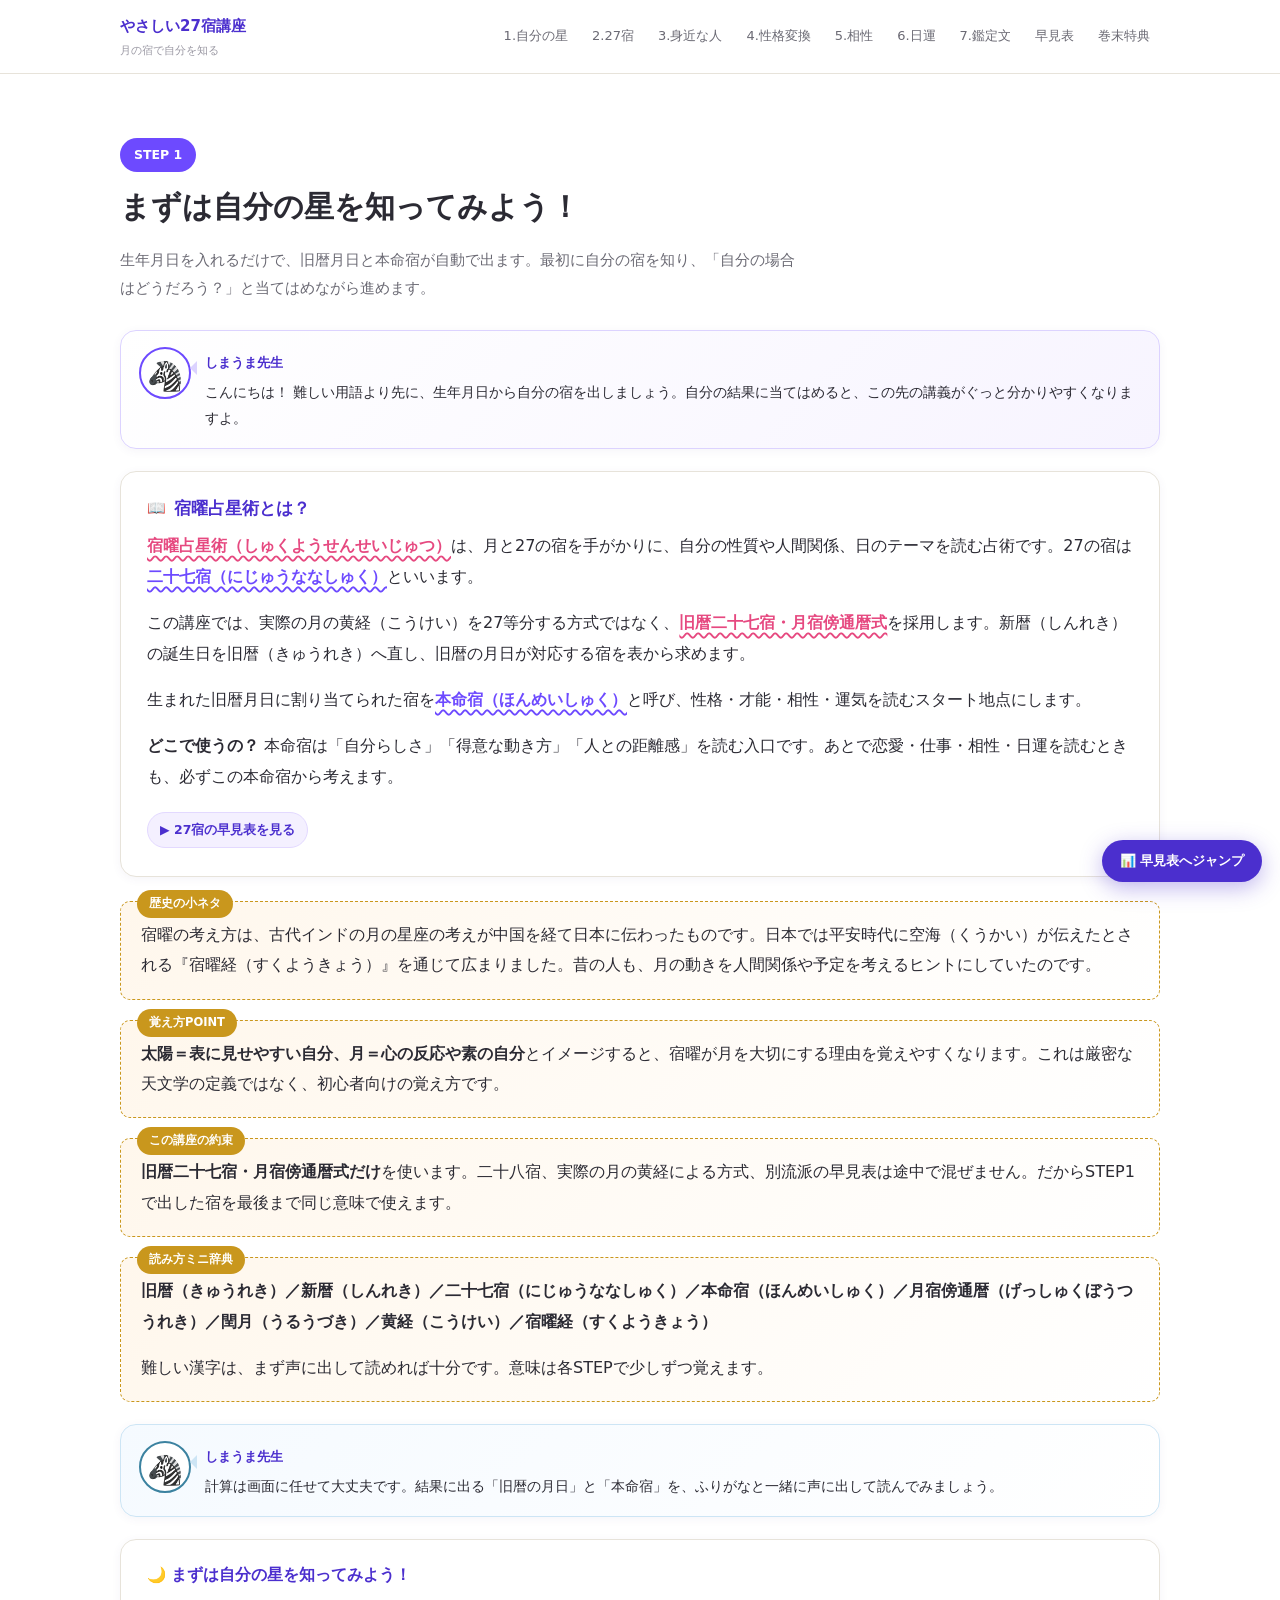
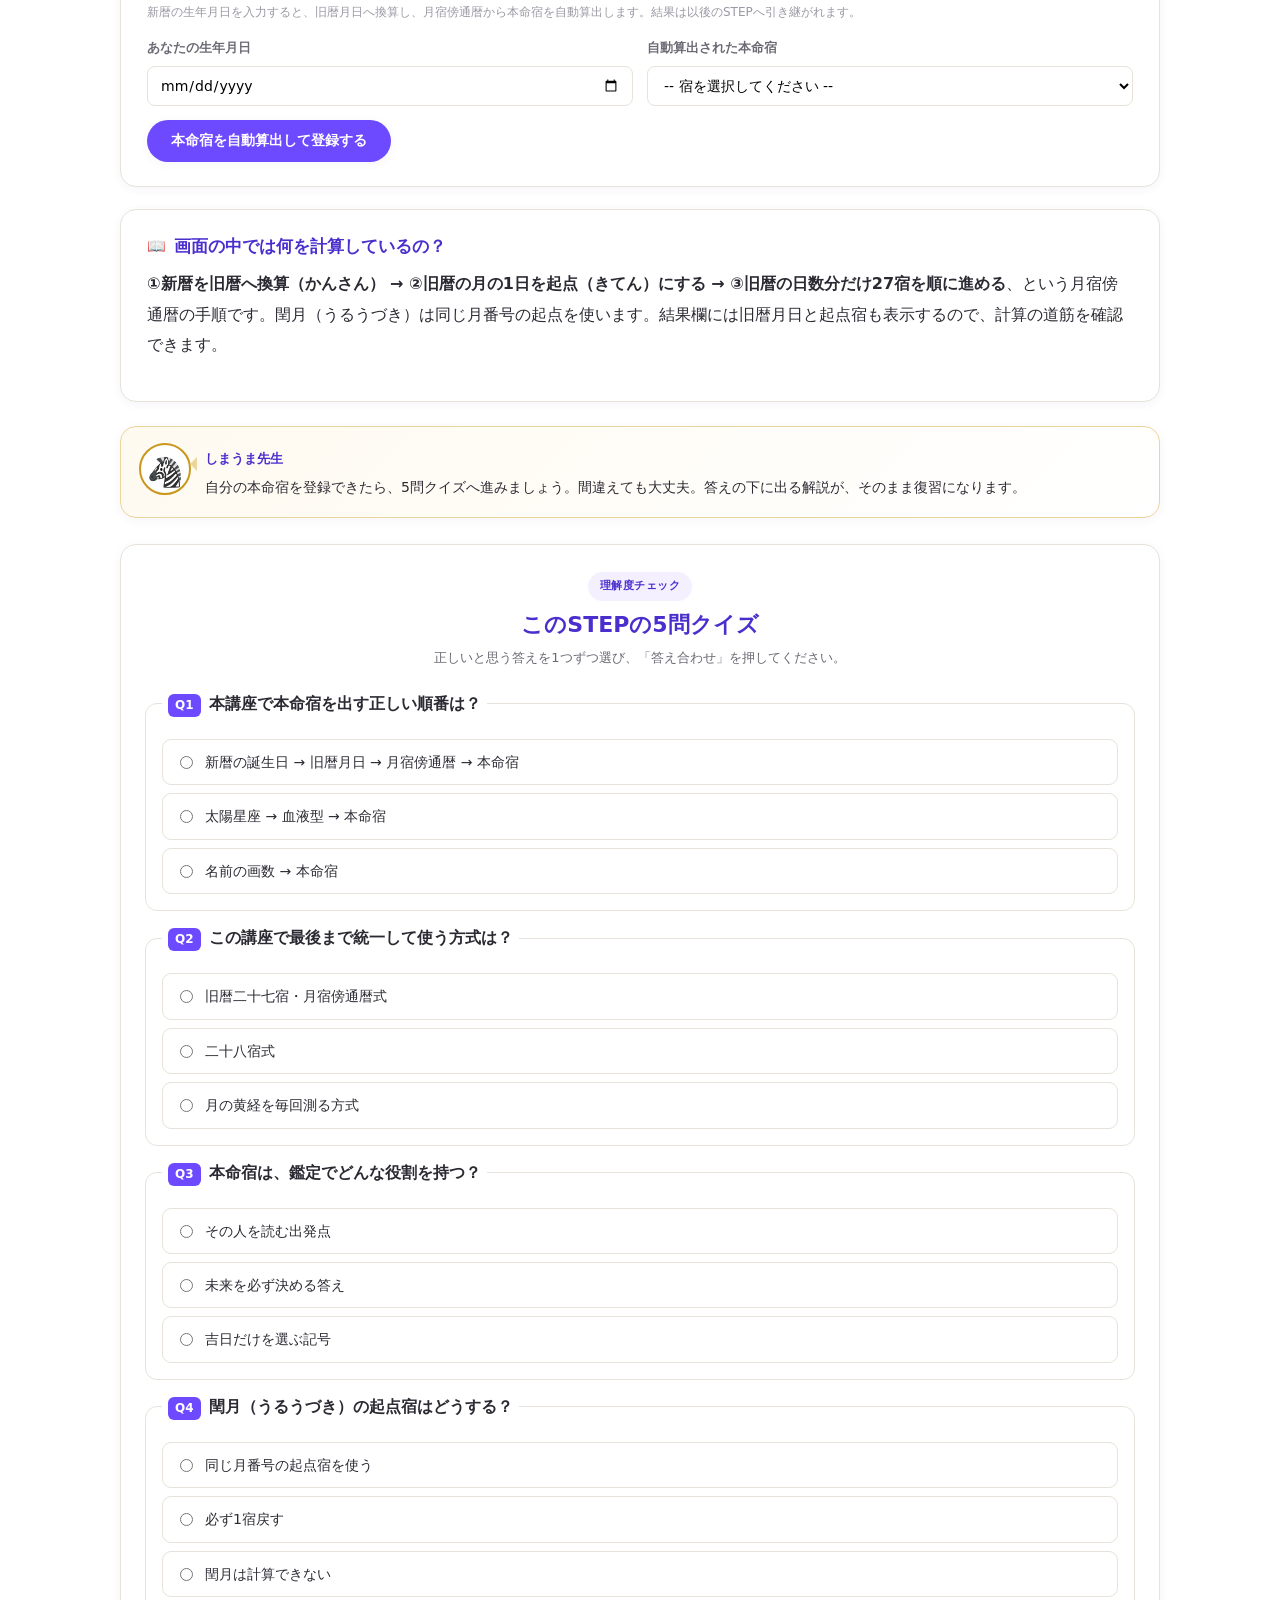
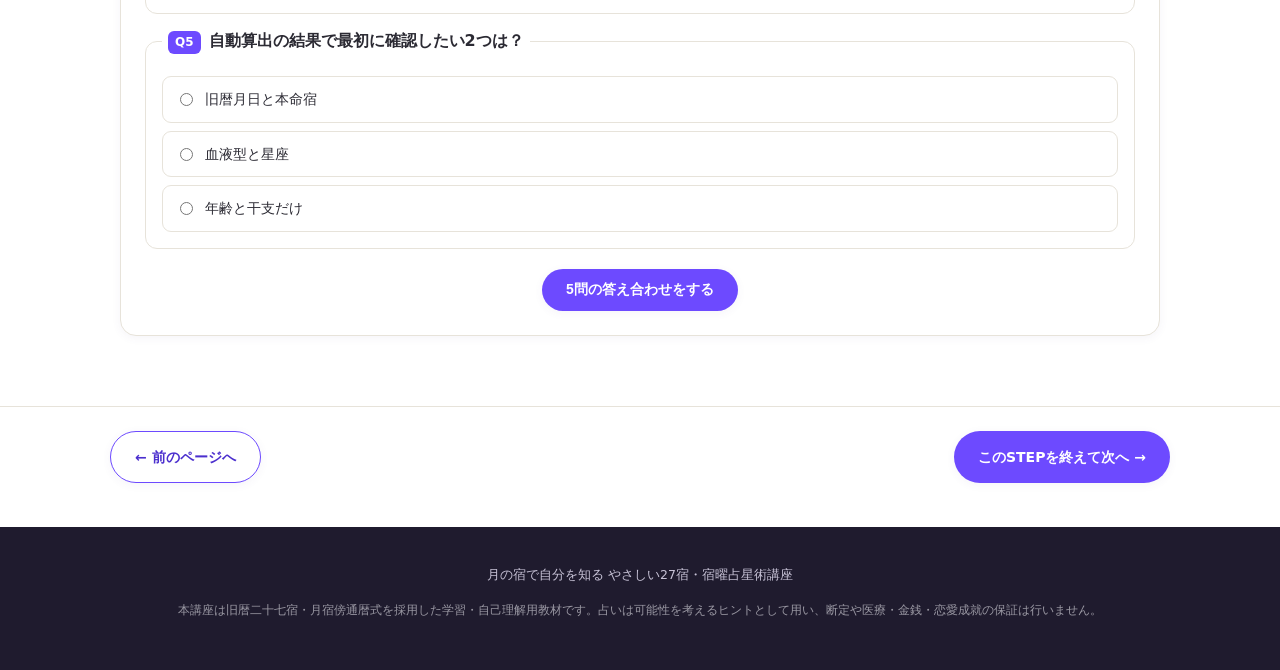
<file: step1.html>
<!DOCTYPE html>
<html lang="ja">
<head>
<meta charset="UTF-8">
<meta name="viewport" content="width=device-width, initial-scale=1.0">
<title>STEP 1 自分の本命宿を知る｜月の宿で自分を知る やさしい27宿・宿曜占星術講座</title>
<meta name="description" content="27宿・本命宿・相性六分類・日運をやさしく読み解き、鑑定文まで作る実践教材">
<link rel="stylesheet" href="css/style.css">
</head>
<body>


<header class="site-header">
  <div class="bar">
    <div class="logo">やさしい27宿講座<small>月の宿で自分を知る</small></div>
    <button class="nav-toggle" aria-label="メニュー">☰ 目次</button>
    <nav class="site-nav">
      <a href="step1.html">1.自分の星</a>
      <a href="step2.html">2.27宿</a>
      <a href="step3.html">3.身近な人</a>
      <a href="step4.html">4.性格変換</a>
      <a href="step5.html">5.相性</a>
      <a href="step6.html">6.日運</a>
      <a href="step7.html">7.鑑定文</a>
      <a href="appendix.html">早見表</a>
      <a href="reports.html">巻末特典</a>
    </nav>
  </div>
</header>
<main>
<section class="step" id="step1">
  <div class="container">
    <div class="step-head">
      <span class="step-no">STEP 1</span>
      <h2>まずは自分の星を知ってみよう！</h2>
      <p class="lead">生年月日を入れるだけで、旧暦月日と本命宿が自動で出ます。最初に自分の宿を知り、「自分の場合はどうだろう？」と当てはめながら進めます。</p>
    </div>

    <div class="teacher-callout teacher-start">
      <div class="teacher-avatar" aria-hidden="true">🦓</div>
      <div class="teacher-bubble"><b>しまうま先生</b><p>こんにちは！ 難しい用語より先に、生年月日から自分の宿を出しましょう。自分の結果に当てはめると、この先の講義がぐっと分かりやすくなりますよ。</p></div>
    </div>

    <div class="lecture">
      <h3>宿曜占星術とは？</h3>
      <p><span class="mark">宿曜占星術（しゅくようせんせいじゅつ）</span>は、月と27の宿を手がかりに、自分の性質や人間関係、日のテーマを読む占術です。27の宿は<span class="mark2">二十七宿（にじゅうななしゅく）</span>といいます。</p>
      <p>この講座では、実際の月の黄経（こうけい）を27等分する方式ではなく、<span class="mark">旧暦二十七宿・月宿傍通暦式</span>を採用します。新暦（しんれき）の誕生日を旧暦（きゅうれき）へ直し、旧暦の月日が対応する宿を表から求めます。</p>
      <p>生まれた旧暦月日に割り当てられた宿を<span class="mark2">本命宿（ほんめいしゅく）</span>と呼び、性格・才能・相性・運気を読むスタート地点にします。</p>
      <p><b>どこで使うの？</b> 本命宿は「自分らしさ」「得意な動き方」「人との距離感」を読む入口です。あとで恋愛・仕事・相性・日運を読むときも、必ずこの本命宿から考えます。</p>
      <a class="table-jump" href="step2.html#table-basic">▶ 27宿の早見表を見る</a>
    </div>

    <div class="point-box">
      <span class="tag">歴史の小ネタ</span>
      <p>宿曜の考え方は、古代インドの月の星座の考えが中国を経て日本に伝わったものです。日本では平安時代に空海（くうかい）が伝えたとされる『宿曜経（すくようきょう）』を通じて広まりました。昔の人も、月の動きを人間関係や予定を考えるヒントにしていたのです。</p>
    </div>

    <div class="point-box">
      <span class="tag">覚え方POINT</span>
      <p><b>太陽＝表に見せやすい自分、月＝心の反応や素の自分</b>とイメージすると、宿曜が月を大切にする理由を覚えやすくなります。これは厳密な天文学の定義ではなく、初心者向けの覚え方です。</p>
    </div>

    <div class="point-box">
      <span class="tag">この講座の約束</span>
      <p><b>旧暦二十七宿・月宿傍通暦式だけ</b>を使います。二十八宿、実際の月の黄経による方式、別流派の早見表は途中で混ぜません。だからSTEP1で出した宿を最後まで同じ意味で使えます。</p>
    </div>

    <div class="point-box">
      <span class="tag">読み方ミニ辞典</span>
      <p><b>旧暦（きゅうれき）／新暦（しんれき）／二十七宿（にじゅうななしゅく）／本命宿（ほんめいしゅく）／月宿傍通暦（げっしゅくぼうつうれき）／閏月（うるうづき）／黄経（こうけい）／宿曜経（すくようきょう）</b></p>
      <p>難しい漢字は、まず声に出して読めれば十分です。意味は各STEPで少しずつ覚えます。</p>
    </div>

    <div class="teacher-callout teacher-middle">
      <div class="teacher-avatar" aria-hidden="true">🦓</div>
      <div class="teacher-bubble"><b>しまうま先生</b><p>計算は画面に任せて大丈夫です。結果に出る「旧暦の月日」と「本命宿」を、ふりがなと一緒に声に出して読んでみましょう。</p></div>
    </div>

    <div class="tool-box" id="my-star-first">
      <h4>🌙 まずは自分の星を知ってみよう！</h4>
      <p class="small-note">新暦の生年月日を入力すると、旧暦月日へ換算し、月宿傍通暦から本命宿を自動算出します。結果は以後のSTEPへ引き継がれます。</p>
      <div class="form-row">
        <div class="field"><label>あなたの生年月日</label><input type="date" id="honmei-birth"></div>
        <div class="field"><label>自動算出された本命宿</label><select id="honmei-select"></select></div>
      </div>
      <button class="btn" id="honmei-submit">本命宿を自動算出して登録する</button>
      <div class="result-box" id="honmei-result"></div>
    </div>

    <div class="lecture">
      <h3>画面の中では何を計算しているの？</h3>
      <p><b>①新暦を旧暦へ換算（かんさん） → ②旧暦の月の1日を起点（きてん）にする → ③旧暦の日数分だけ27宿を順に進める</b>、という月宿傍通暦の手順です。閏月（うるうづき）は同じ月番号の起点を使います。結果欄には旧暦月日と起点宿も表示するので、計算の道筋を確認できます。</p>
    </div>

    <div class="teacher-callout teacher-last">
      <div class="teacher-avatar" aria-hidden="true">🦓</div>
      <div class="teacher-bubble"><b>しまうま先生</b><p>自分の本命宿を登録できたら、5問クイズへ進みましょう。間違えても大丈夫。答えの下に出る解説が、そのまま復習になります。</p></div>
    </div>

    <section class="step-quiz" data-step-quiz="step1"></section>
  </div>
</section>
<nav class="step-pager no-print" aria-label="STEPページ移動"><a class="btn ghost" href="index.html">← 前のページへ</a><a class="btn" href="step2.html">このSTEPを終えて次へ →</a></nav>
</main>
<footer>
  <div class="container">
    <p>月の宿で自分を知る やさしい27宿・宿曜占星術講座</p>
    <p class="small-note">本講座は旧暦二十七宿・月宿傍通暦式を採用した学習・自己理解用教材です。占いは可能性を考えるヒントとして用い、断定や医療・金銭・恋愛成就の保証は行いません。</p>
  </div>
</footer>
<div class="jump-fab no-print">
  <div class="jump-menu" id="jump-menu">
    <a href="step2.html#table-basic">① 27宿基本早見表</a>
    <a href="step2.html#shuku-card-grid">27宿SVGカード</a>
    <a href="step1.html#my-star-first">② 自分の本命宿フォーム</a>
    <a href="step4.html#table-detail">③④⑤ 27宿詳細早見表</a>
    <a href="step5.html#table-relation">⑥ 相性六分類早見表</a>
    <a href="step5.html#matrix-section">⑦ 相性マトリクス</a>
    <a href="step6.html#table-day">⑧ 日運11種早見表</a>
    <a href="appendix.html#ng-section">⑨⑩ NG表現集・言い換え辞典</a>
    <a href="reports.html">巻末特典：鑑定書テンプレート</a>
  </div>
  <button class="jump-fab-btn" id="jump-fab-btn">📊 早見表へジャンプ</button>
</div>
<script src="js/data.js"></script>
<script src="js/app.js"></script>
</body>
</html>
</file>
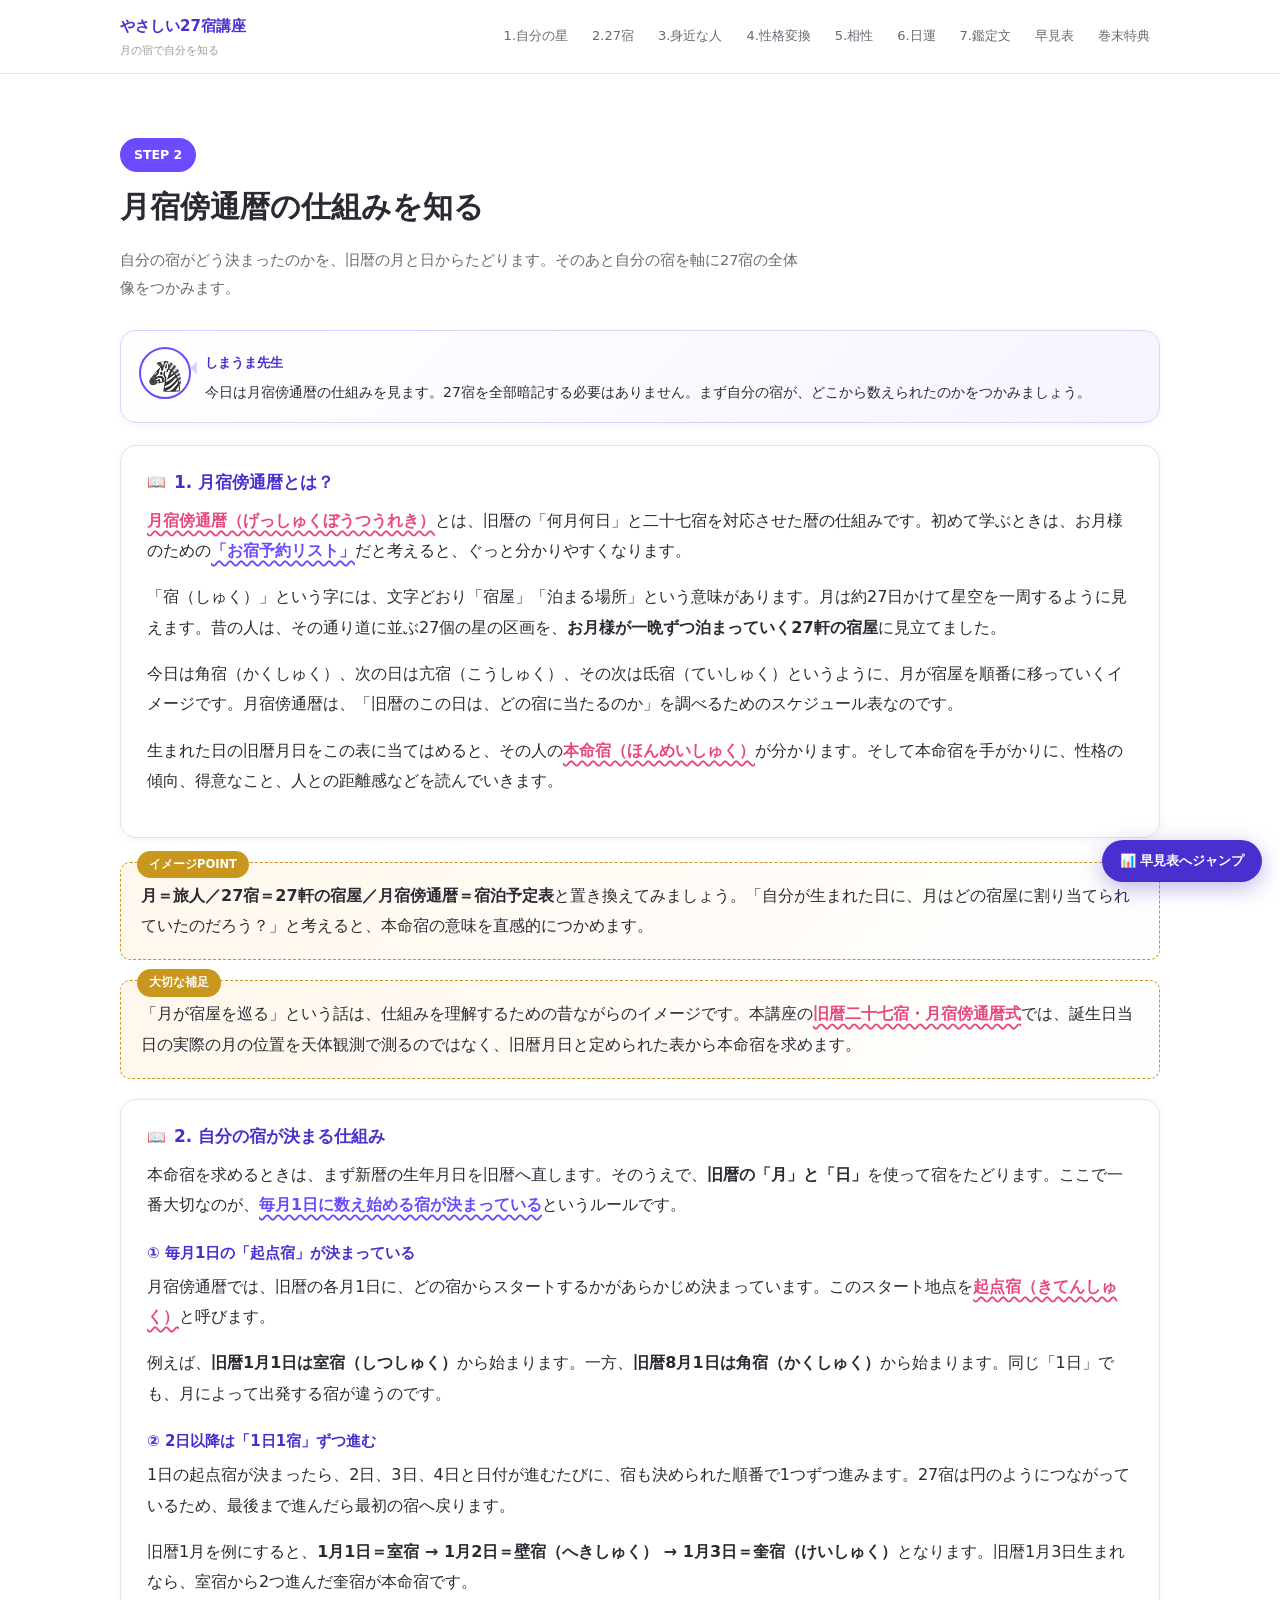
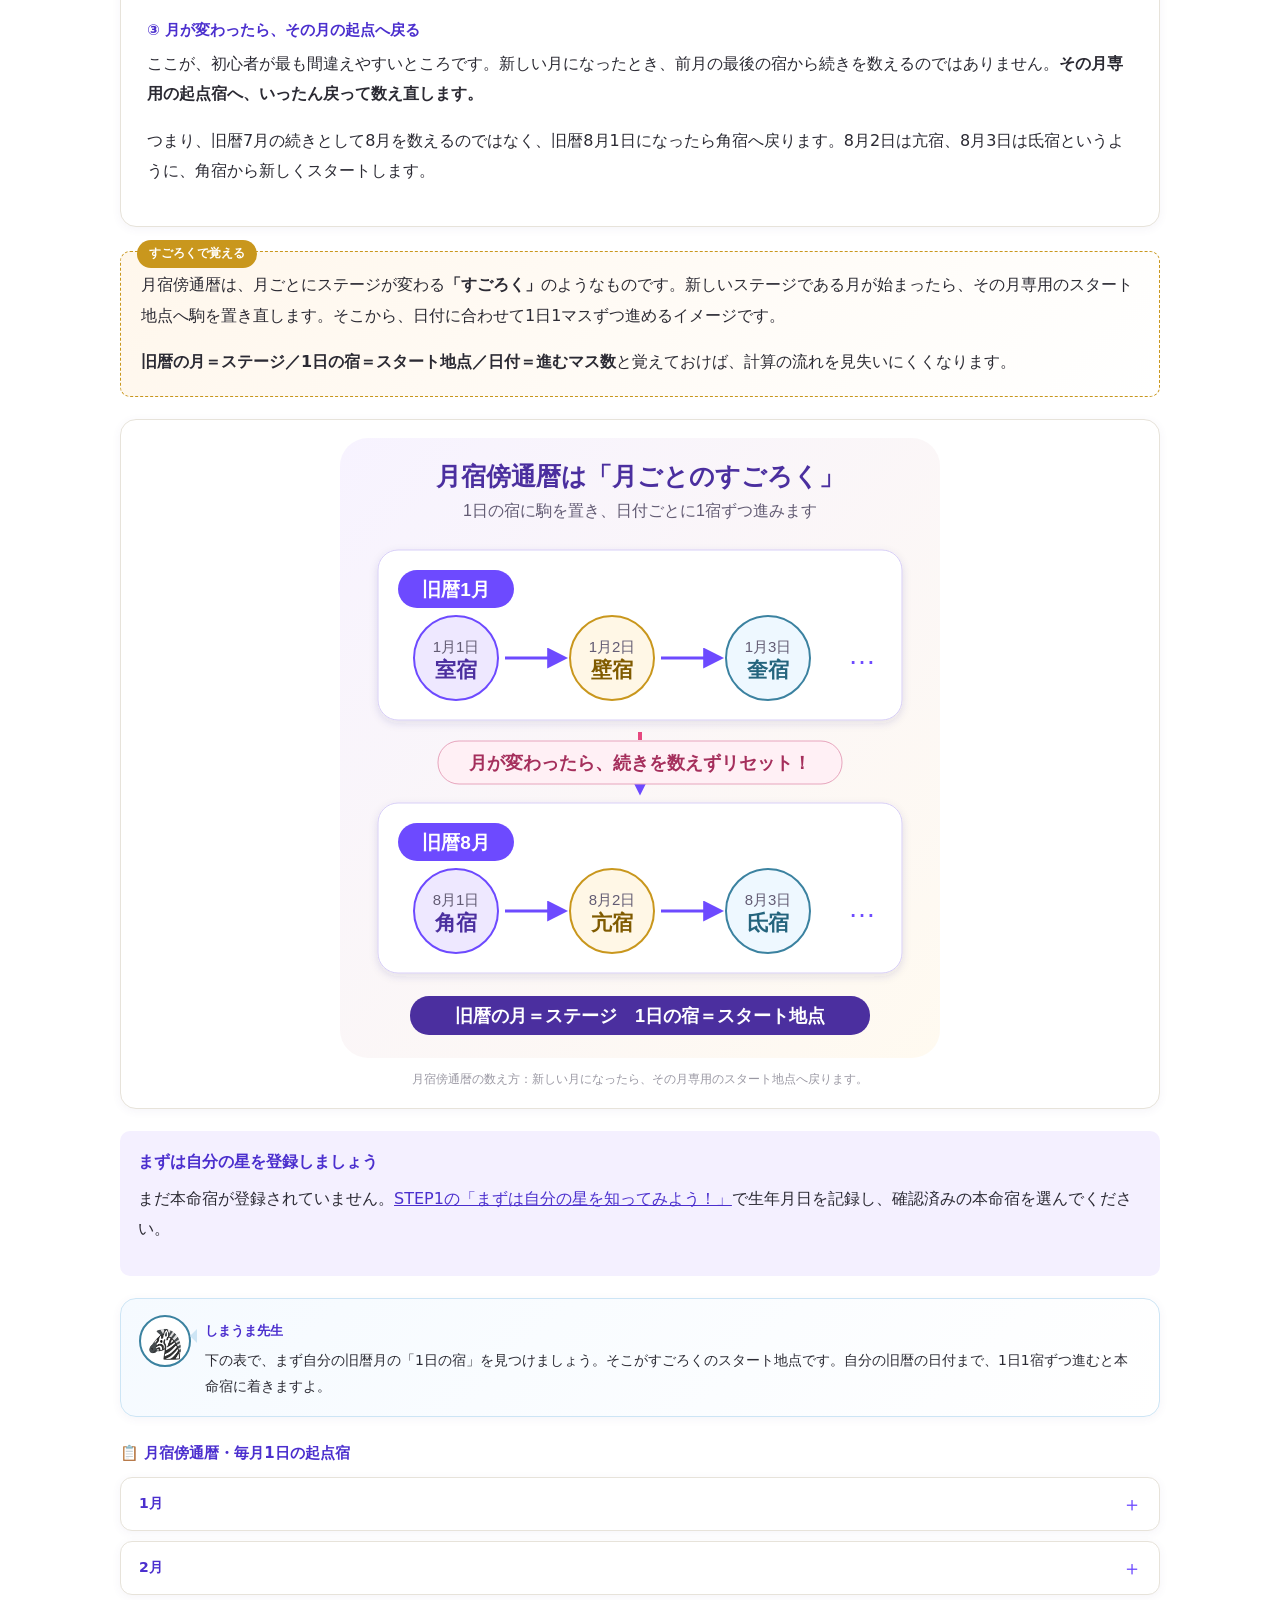
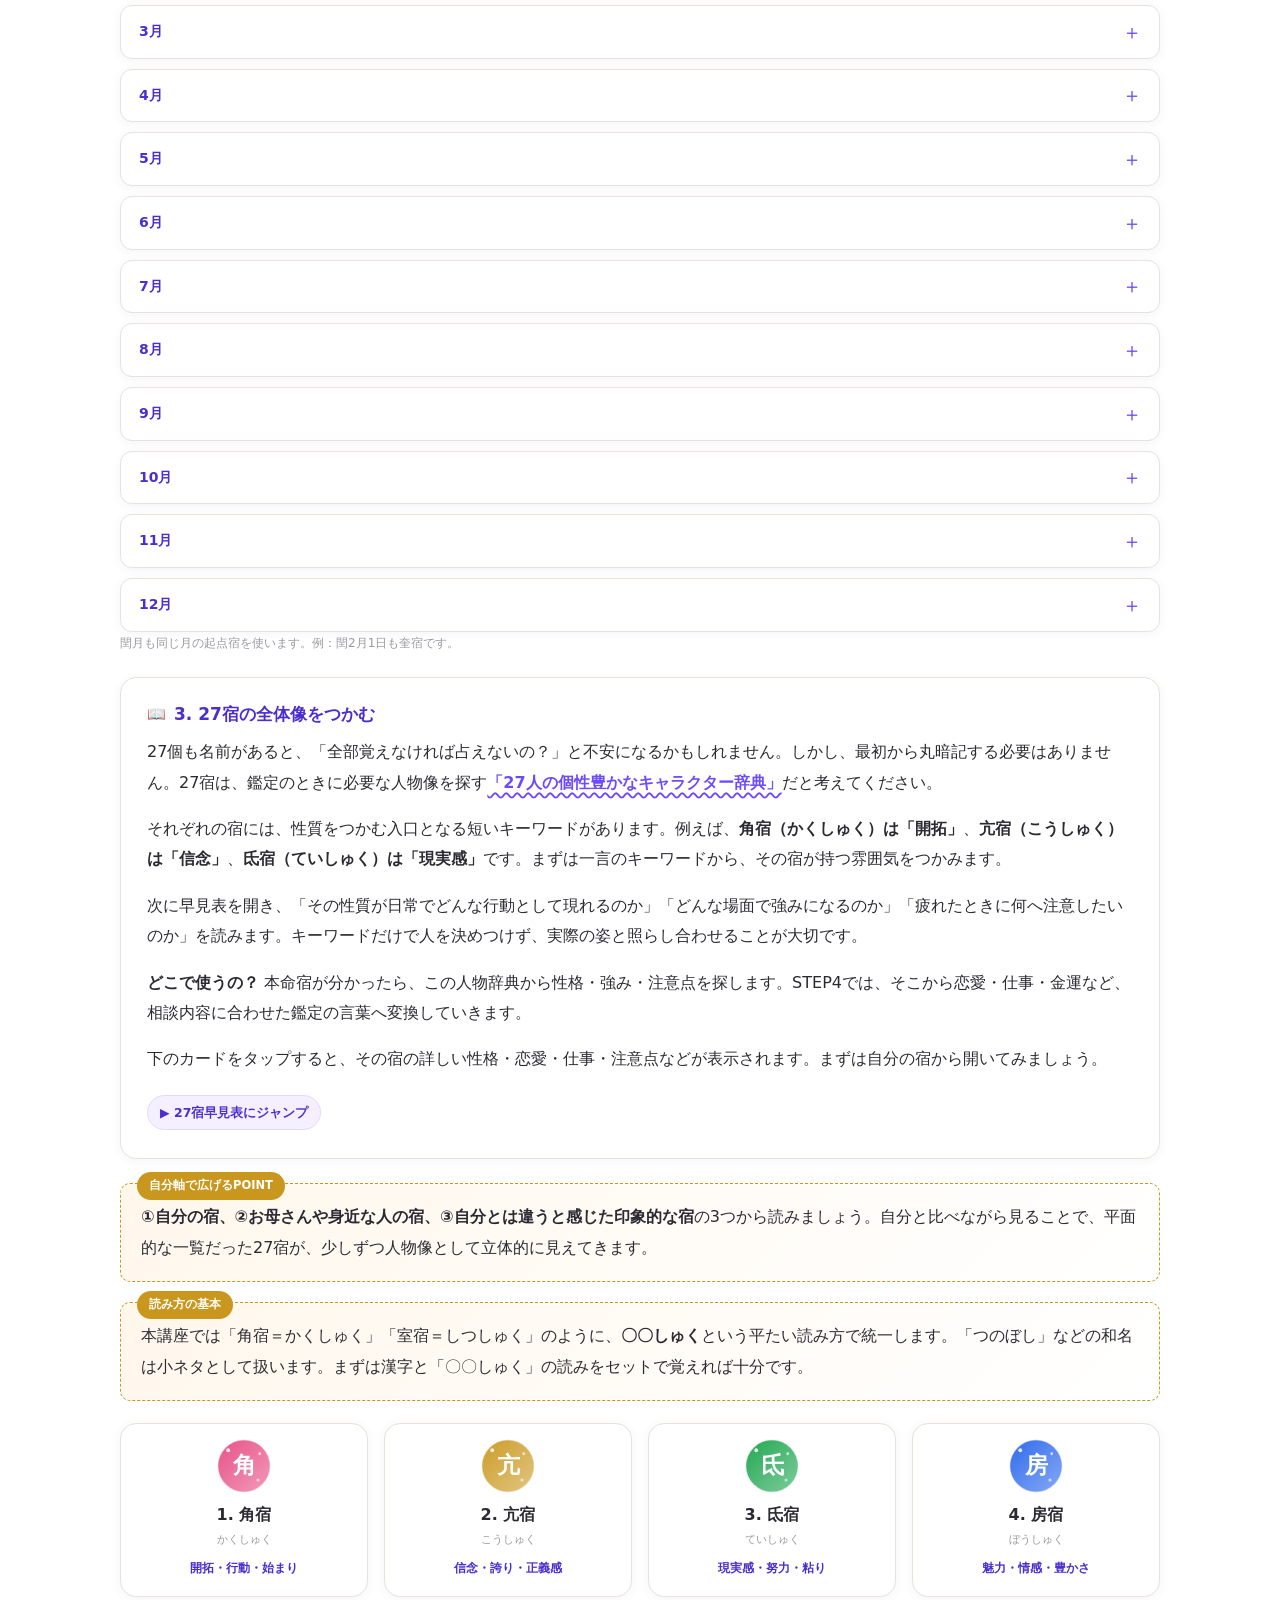
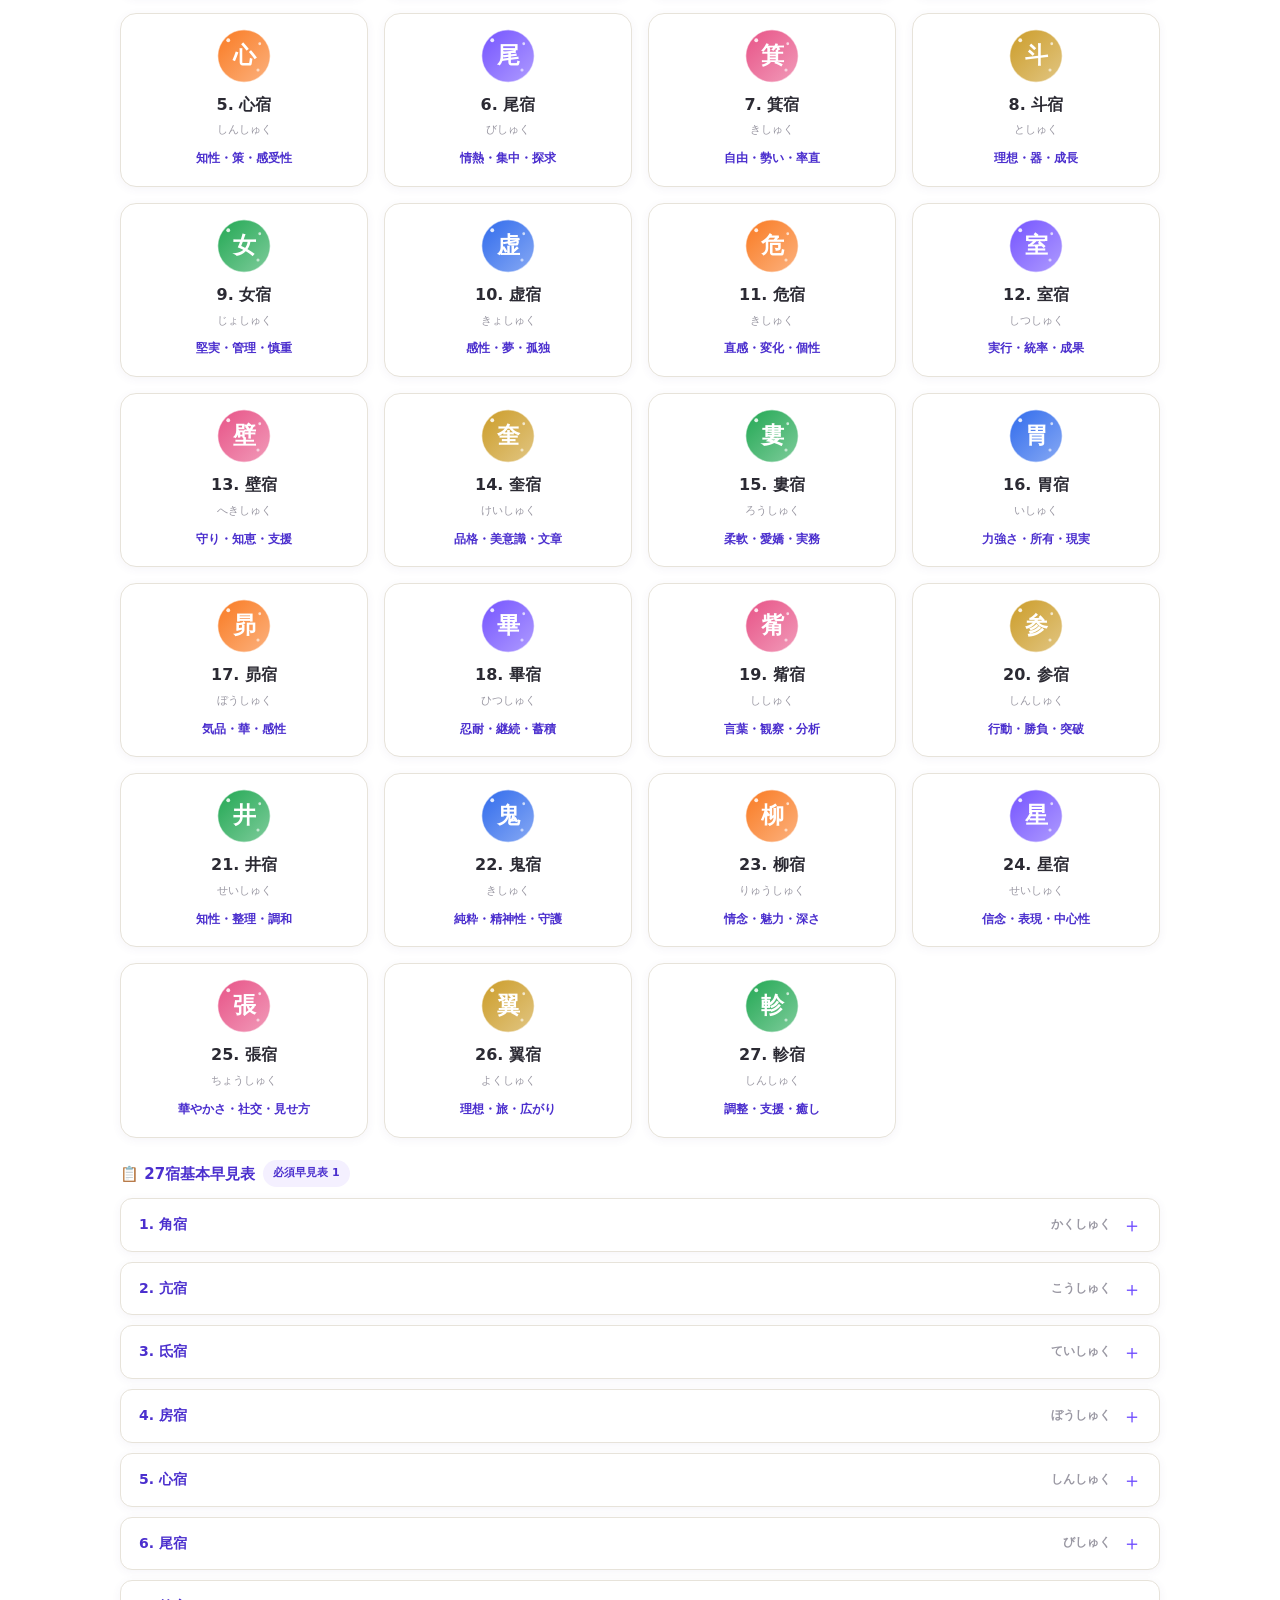
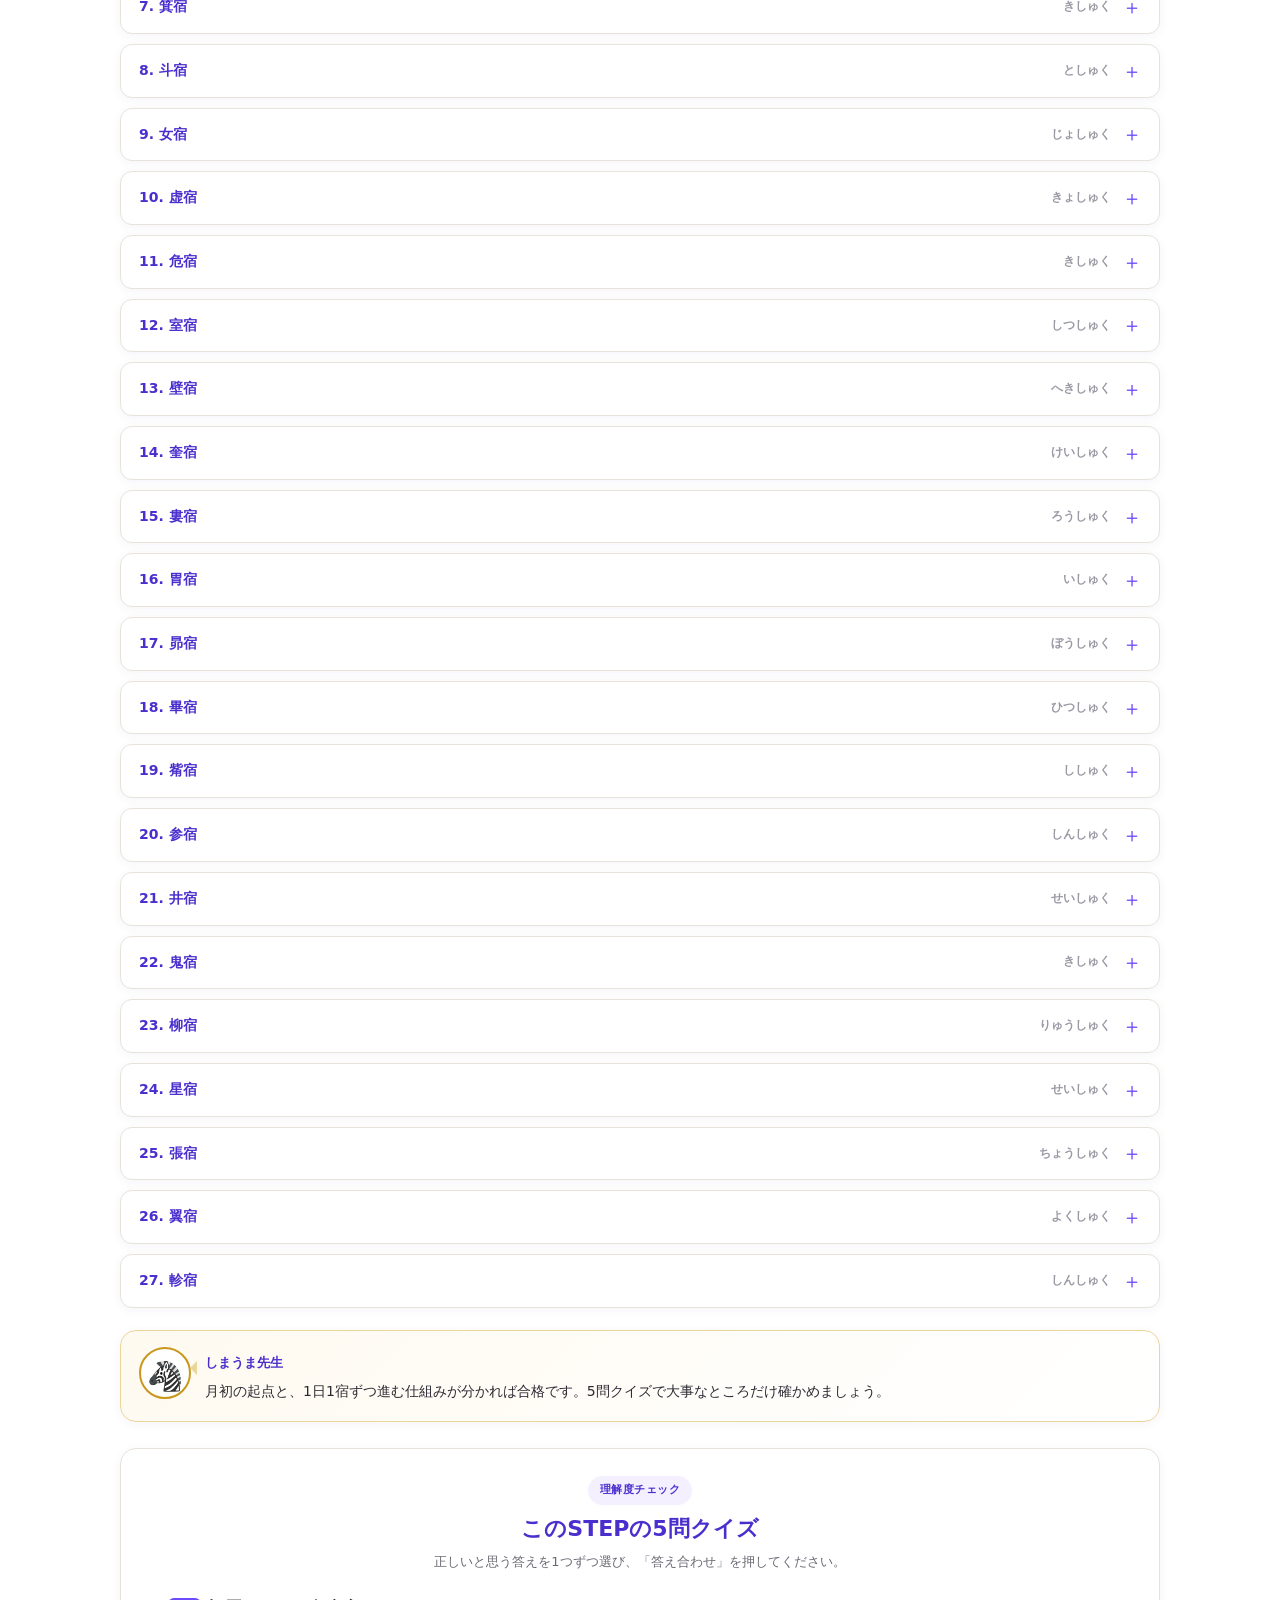
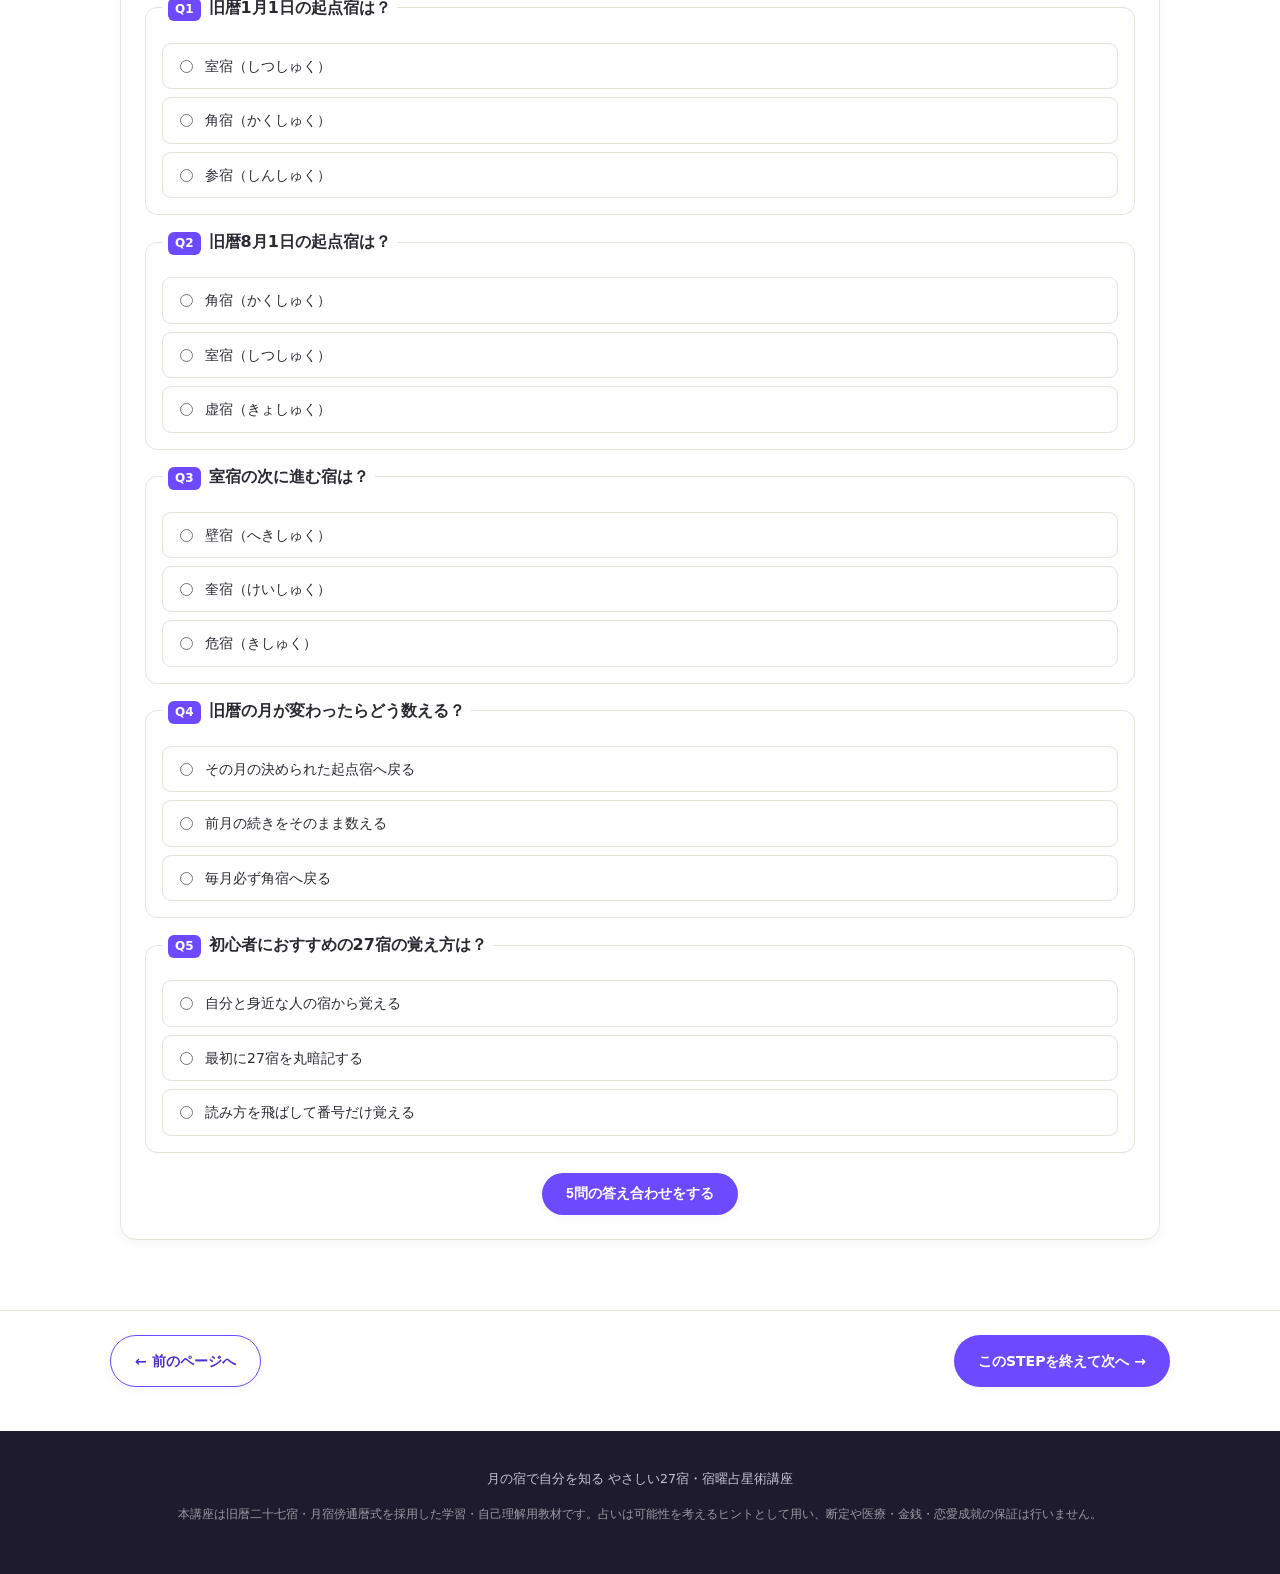
<file: step2.html>
<!DOCTYPE html>
<html lang="ja">
<head>
<meta charset="UTF-8">
<meta name="viewport" content="width=device-width, initial-scale=1.0">
<title>STEP 2 月宿傍通暦を学ぶ｜月の宿で自分を知る やさしい27宿・宿曜占星術講座</title>
<meta name="description" content="27宿・本命宿・相性六分類・日運をやさしく読み解き、鑑定文まで作る実践教材">
<link rel="stylesheet" href="css/style.css">
</head>
<body>


<header class="site-header">
  <div class="bar">
    <div class="logo">やさしい27宿講座<small>月の宿で自分を知る</small></div>
    <button class="nav-toggle" aria-label="メニュー">☰ 目次</button>
    <nav class="site-nav">
      <a href="step1.html">1.自分の星</a>
      <a href="step2.html">2.27宿</a>
      <a href="step3.html">3.身近な人</a>
      <a href="step4.html">4.性格変換</a>
      <a href="step5.html">5.相性</a>
      <a href="step6.html">6.日運</a>
      <a href="step7.html">7.鑑定文</a>
      <a href="appendix.html">早見表</a>
      <a href="reports.html">巻末特典</a>
    </nav>
  </div>
</header>
<main>
<section class="step" id="step2">
  <div class="container">
    <div class="step-head">
      <span class="step-no">STEP 2</span>
      <h2>月宿傍通暦の仕組みを知る</h2>
      <p class="lead">自分の宿がどう決まったのかを、旧暦の月と日からたどります。そのあと自分の宿を軸に27宿の全体像をつかみます。</p>
    </div>

    <div class="teacher-callout teacher-start">
      <div class="teacher-avatar" aria-hidden="true">🦓</div>
      <div class="teacher-bubble"><b>しまうま先生</b><p>今日は月宿傍通暦の仕組みを見ます。27宿を全部暗記する必要はありません。まず自分の宿が、どこから数えられたのかをつかみましょう。</p></div>
    </div>

    <div class="lecture">
      <h3>1. 月宿傍通暦とは？</h3>
      <p><span class="mark">月宿傍通暦（げっしゅくぼうつうれき）</span>とは、旧暦の「何月何日」と二十七宿を対応させた暦の仕組みです。初めて学ぶときは、お月様のための<span class="mark2">「お宿予約リスト」</span>だと考えると、ぐっと分かりやすくなります。</p>
      <p>「宿（しゅく）」という字には、文字どおり「宿屋」「泊まる場所」という意味があります。月は約27日かけて星空を一周するように見えます。昔の人は、その通り道に並ぶ27個の星の区画を、<b>お月様が一晩ずつ泊まっていく27軒の宿屋</b>に見立てました。</p>
      <p>今日は角宿（かくしゅく）、次の日は亢宿（こうしゅく）、その次は氐宿（ていしゅく）というように、月が宿屋を順番に移っていくイメージです。月宿傍通暦は、「旧暦のこの日は、どの宿に当たるのか」を調べるためのスケジュール表なのです。</p>
      <p>生まれた日の旧暦月日をこの表に当てはめると、その人の<span class="mark">本命宿（ほんめいしゅく）</span>が分かります。そして本命宿を手がかりに、性格の傾向、得意なこと、人との距離感などを読んでいきます。</p>
    </div>

    <div class="point-box">
      <span class="tag">イメージPOINT</span>
      <p><b>月＝旅人／27宿＝27軒の宿屋／月宿傍通暦＝宿泊予定表</b>と置き換えてみましょう。「自分が生まれた日に、月はどの宿屋に割り当てられていたのだろう？」と考えると、本命宿の意味を直感的につかめます。</p>
    </div>

    <div class="point-box">
      <span class="tag">大切な補足</span>
      <p>「月が宿屋を巡る」という話は、仕組みを理解するための昔ながらのイメージです。本講座の<span class="mark">旧暦二十七宿・月宿傍通暦式</span>では、誕生日当日の実際の月の位置を天体観測で測るのではなく、旧暦月日と定められた表から本命宿を求めます。</p>
    </div>

    <div class="lecture">
      <h3>2. 自分の宿が決まる仕組み</h3>
      <p>本命宿を求めるときは、まず新暦の生年月日を旧暦へ直します。そのうえで、<b>旧暦の「月」と「日」</b>を使って宿をたどります。ここで一番大切なのが、<span class="mark2">毎月1日に数え始める宿が決まっている</span>というルールです。</p>

      <h4>① 毎月1日の「起点宿」が決まっている</h4>
      <p>月宿傍通暦では、旧暦の各月1日に、どの宿からスタートするかがあらかじめ決まっています。このスタート地点を<span class="mark">起点宿（きてんしゅく）</span>と呼びます。</p>
      <p>例えば、<b>旧暦1月1日は室宿（しつしゅく）</b>から始まります。一方、<b>旧暦8月1日は角宿（かくしゅく）</b>から始まります。同じ「1日」でも、月によって出発する宿が違うのです。</p>

      <h4>② 2日以降は「1日1宿」ずつ進む</h4>
      <p>1日の起点宿が決まったら、2日、3日、4日と日付が進むたびに、宿も決められた順番で1つずつ進みます。27宿は円のようにつながっているため、最後まで進んだら最初の宿へ戻ります。</p>
      <p>旧暦1月を例にすると、<b>1月1日＝室宿 → 1月2日＝壁宿（へきしゅく） → 1月3日＝奎宿（けいしゅく）</b>となります。旧暦1月3日生まれなら、室宿から2つ進んだ奎宿が本命宿です。</p>

      <h4>③ 月が変わったら、その月の起点へ戻る</h4>
      <p>ここが、初心者が最も間違えやすいところです。新しい月になったとき、前月の最後の宿から続きを数えるのではありません。<b>その月専用の起点宿へ、いったん戻って数え直します。</b></p>
      <p>つまり、旧暦7月の続きとして8月を数えるのではなく、旧暦8月1日になったら角宿へ戻ります。8月2日は亢宿、8月3日は氐宿というように、角宿から新しくスタートします。</p>
    </div>

    <div class="point-box">
      <span class="tag">すごろくで覚える</span>
      <p>月宿傍通暦は、月ごとにステージが変わる<b>「すごろく」</b>のようなものです。新しいステージである月が始まったら、その月専用のスタート地点へ駒を置き直します。そこから、日付に合わせて1日1マスずつ進めるイメージです。</p>
      <p><b>旧暦の月＝ステージ／1日の宿＝スタート地点／日付＝進むマス数</b>と覚えておけば、計算の流れを見失いにくくなります。</p>
    </div>

    <div class="svg-frame">
      <img class="lesson-svg" src="assets/step2-gesshuku-flow.svg" alt="旧暦1月と8月を例に、毎月1日の起点宿から1日1宿ずつ進み、月が変わると新しい起点宿へ戻る仕組みを示した図">
      <div class="cap">月宿傍通暦の数え方：新しい月になったら、その月専用のスタート地点へ戻ります。</div>
    </div>

    <div class="result-box" data-profile-summary></div>

    <div class="teacher-callout teacher-middle">
      <div class="teacher-avatar" aria-hidden="true">🦓</div>
      <div class="teacher-bubble"><b>しまうま先生</b><p>下の表で、まず自分の旧暦月の「1日の宿」を見つけましょう。そこがすごろくのスタート地点です。自分の旧暦の日付まで、1日1宿ずつ進むと本命宿に着きますよ。</p></div>
    </div>

    <div class="table-wrap" id="gesshuku-start-table">
      <div class="table-title">📋 月宿傍通暦・毎月1日の起点宿</div>
      <div class="table-scroll">
        <table class="to-card wide">
          <thead><tr><th>旧暦月</th><th>1日の宿</th></tr></thead>
          <tbody>
            <tr><td>1月</td><td>室宿（しつしゅく）</td></tr>
            <tr><td>2月</td><td>奎宿（けいしゅく）</td></tr>
            <tr><td>3月</td><td>胃宿（いしゅく）</td></tr>
            <tr><td>4月</td><td>畢宿（ひつしゅく）</td></tr>
            <tr><td>5月</td><td>参宿（しんしゅく）</td></tr>
            <tr><td>6月</td><td>鬼宿（きしゅく）</td></tr>
            <tr><td>7月</td><td>張宿（ちょうしゅく）</td></tr>
            <tr><td>8月</td><td>角宿（かくしゅく）</td></tr>
            <tr><td>9月</td><td>氐宿（ていしゅく）</td></tr>
            <tr><td>10月</td><td>心宿（しんしゅく）</td></tr>
            <tr><td>11月</td><td>斗宿（としゅく）</td></tr>
            <tr><td>12月</td><td>虚宿（きょしゅく）</td></tr>
          </tbody>
        </table>
      </div>
      <p class="small-note">閏月も同じ月の起点宿を使います。例：閏2月1日も奎宿です。</p>
    </div>

    <div class="lecture">
      <h3>3. 27宿の全体像をつかむ</h3>
      <p>27個も名前があると、「全部覚えなければ占えないの？」と不安になるかもしれません。しかし、最初から丸暗記する必要はありません。27宿は、鑑定のときに必要な人物像を探す<span class="mark2">「27人の個性豊かなキャラクター辞典」</span>だと考えてください。</p>
      <p>それぞれの宿には、性質をつかむ入口となる短いキーワードがあります。例えば、<b>角宿（かくしゅく）は「開拓」</b>、<b>亢宿（こうしゅく）は「信念」</b>、<b>氐宿（ていしゅく）は「現実感」</b>です。まずは一言のキーワードから、その宿が持つ雰囲気をつかみます。</p>
      <p>次に早見表を開き、「その性質が日常でどんな行動として現れるのか」「どんな場面で強みになるのか」「疲れたときに何へ注意したいのか」を読みます。キーワードだけで人を決めつけず、実際の姿と照らし合わせることが大切です。</p>
      <p><b>どこで使うの？</b> 本命宿が分かったら、この人物辞典から性格・強み・注意点を探します。STEP4では、そこから恋愛・仕事・金運など、相談内容に合わせた鑑定の言葉へ変換していきます。</p>
      <p>下のカードをタップすると、その宿の詳しい性格・恋愛・仕事・注意点などが表示されます。まずは自分の宿から開いてみましょう。</p>
      <a class="table-jump" href="step2.html#table-basic">▶ 27宿早見表にジャンプ</a>
    </div>

    <div class="point-box">
      <span class="tag">自分軸で広げるPOINT</span>
      <p><b>①自分の宿、②お母さんや身近な人の宿、③自分とは違うと感じた印象的な宿</b>の3つから読みましょう。自分と比べながら見ることで、平面的な一覧だった27宿が、少しずつ人物像として立体的に見えてきます。</p>
    </div>

    <div class="point-box">
      <span class="tag">読み方の基本</span>
      <p>本講座では「角宿＝かくしゅく」「室宿＝しつしゅく」のように、<b>〇〇しゅく</b>という平たい読み方で統一します。「つのぼし」などの和名は小ネタとして扱います。まずは漢字と「〇〇しゅく」の読みをセットで覚えれば十分です。</p>
    </div>

    <div class="card-grid" id="shuku-card-grid"></div>
    <div class="detail-panel" id="shuku-detail-panel"></div>

    <div class="table-wrap" id="table-basic">
      <div class="table-title">📋 27宿基本早見表 <span class="badge">必須早見表 1</span></div>
      <div class="table-scroll">
        <table id="shuku-basic-table" class="to-card wide">
          <thead>
            <tr><th>宿</th><th>読み</th><th>キーワード</th><th>基本性格</th><th>強み</th><th>注意点</th><th>恋愛</th><th>仕事</th><th>鑑定文例</th></tr>
          </thead>
          <tbody></tbody>
        </table>
      </div>
    </div>

    <div class="teacher-callout teacher-last">
      <div class="teacher-avatar" aria-hidden="true">🦓</div>
      <div class="teacher-bubble"><b>しまうま先生</b><p>月初の起点と、1日1宿ずつ進む仕組みが分かれば合格です。5問クイズで大事なところだけ確かめましょう。</p></div>
    </div>

    <section class="step-quiz" data-step-quiz="step2"></section>
  </div>
</section>
<nav class="step-pager no-print" aria-label="STEPページ移動"><a class="btn ghost" href="step1.html">← 前のページへ</a><a class="btn" href="step3.html">このSTEPを終えて次へ →</a></nav>
</main>
<footer>
  <div class="container">
    <p>月の宿で自分を知る やさしい27宿・宿曜占星術講座</p>
    <p class="small-note">本講座は旧暦二十七宿・月宿傍通暦式を採用した学習・自己理解用教材です。占いは可能性を考えるヒントとして用い、断定や医療・金銭・恋愛成就の保証は行いません。</p>
  </div>
</footer>
<div class="jump-fab no-print">
  <div class="jump-menu" id="jump-menu">
    <a href="step2.html#table-basic">① 27宿基本早見表</a>
    <a href="step2.html#shuku-card-grid">27宿SVGカード</a>
    <a href="step1.html#my-star-first">② 自分の本命宿フォーム</a>
    <a href="step4.html#table-detail">③④⑤ 27宿詳細早見表</a>
    <a href="step5.html#table-relation">⑥ 相性六分類早見表</a>
    <a href="step5.html#matrix-section">⑦ 相性マトリクス</a>
    <a href="step6.html#table-day">⑧ 日運11種早見表</a>
    <a href="appendix.html#ng-section">⑨⑩ NG表現集・言い換え辞典</a>
    <a href="reports.html">巻末特典：鑑定書テンプレート</a>
  </div>
  <button class="jump-fab-btn" id="jump-fab-btn">📊 早見表へジャンプ</button>
</div>
<script src="js/data.js"></script>
<script src="js/app.js"></script>
</body>
</html>
</file>
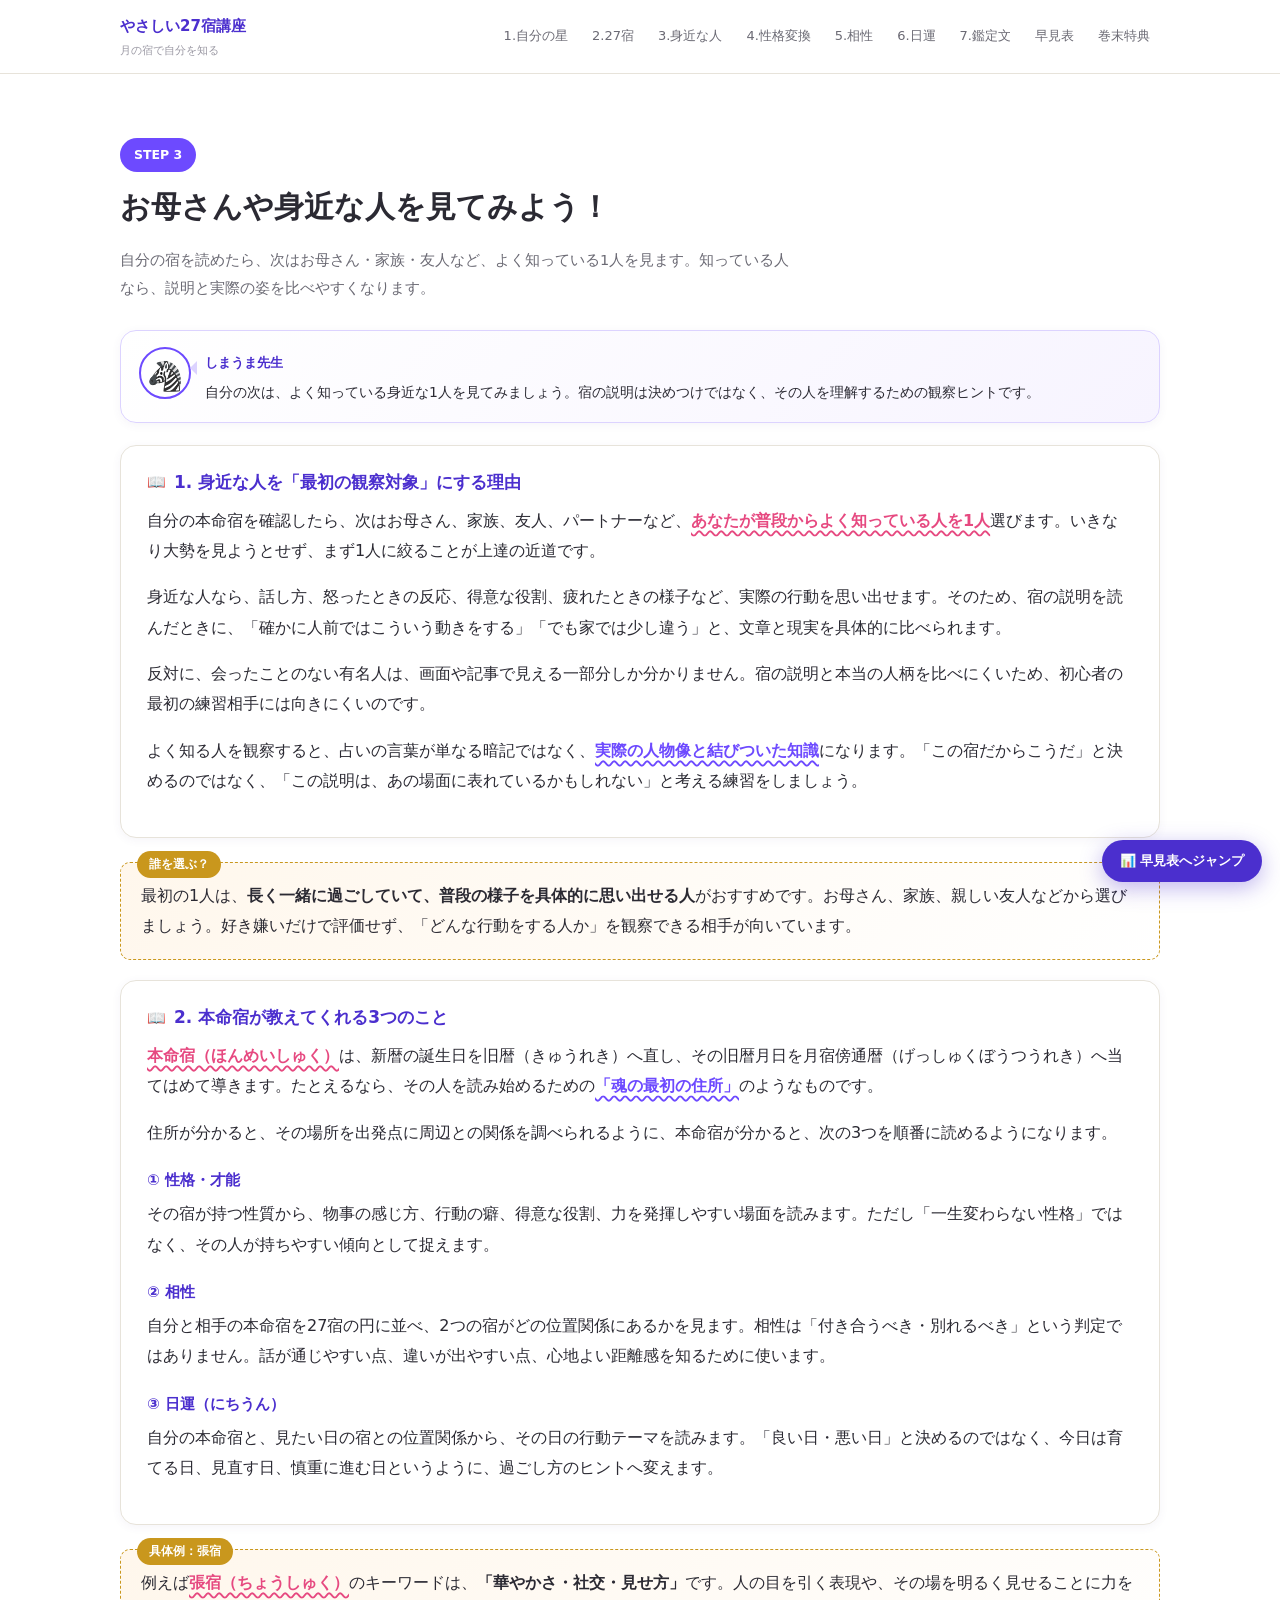
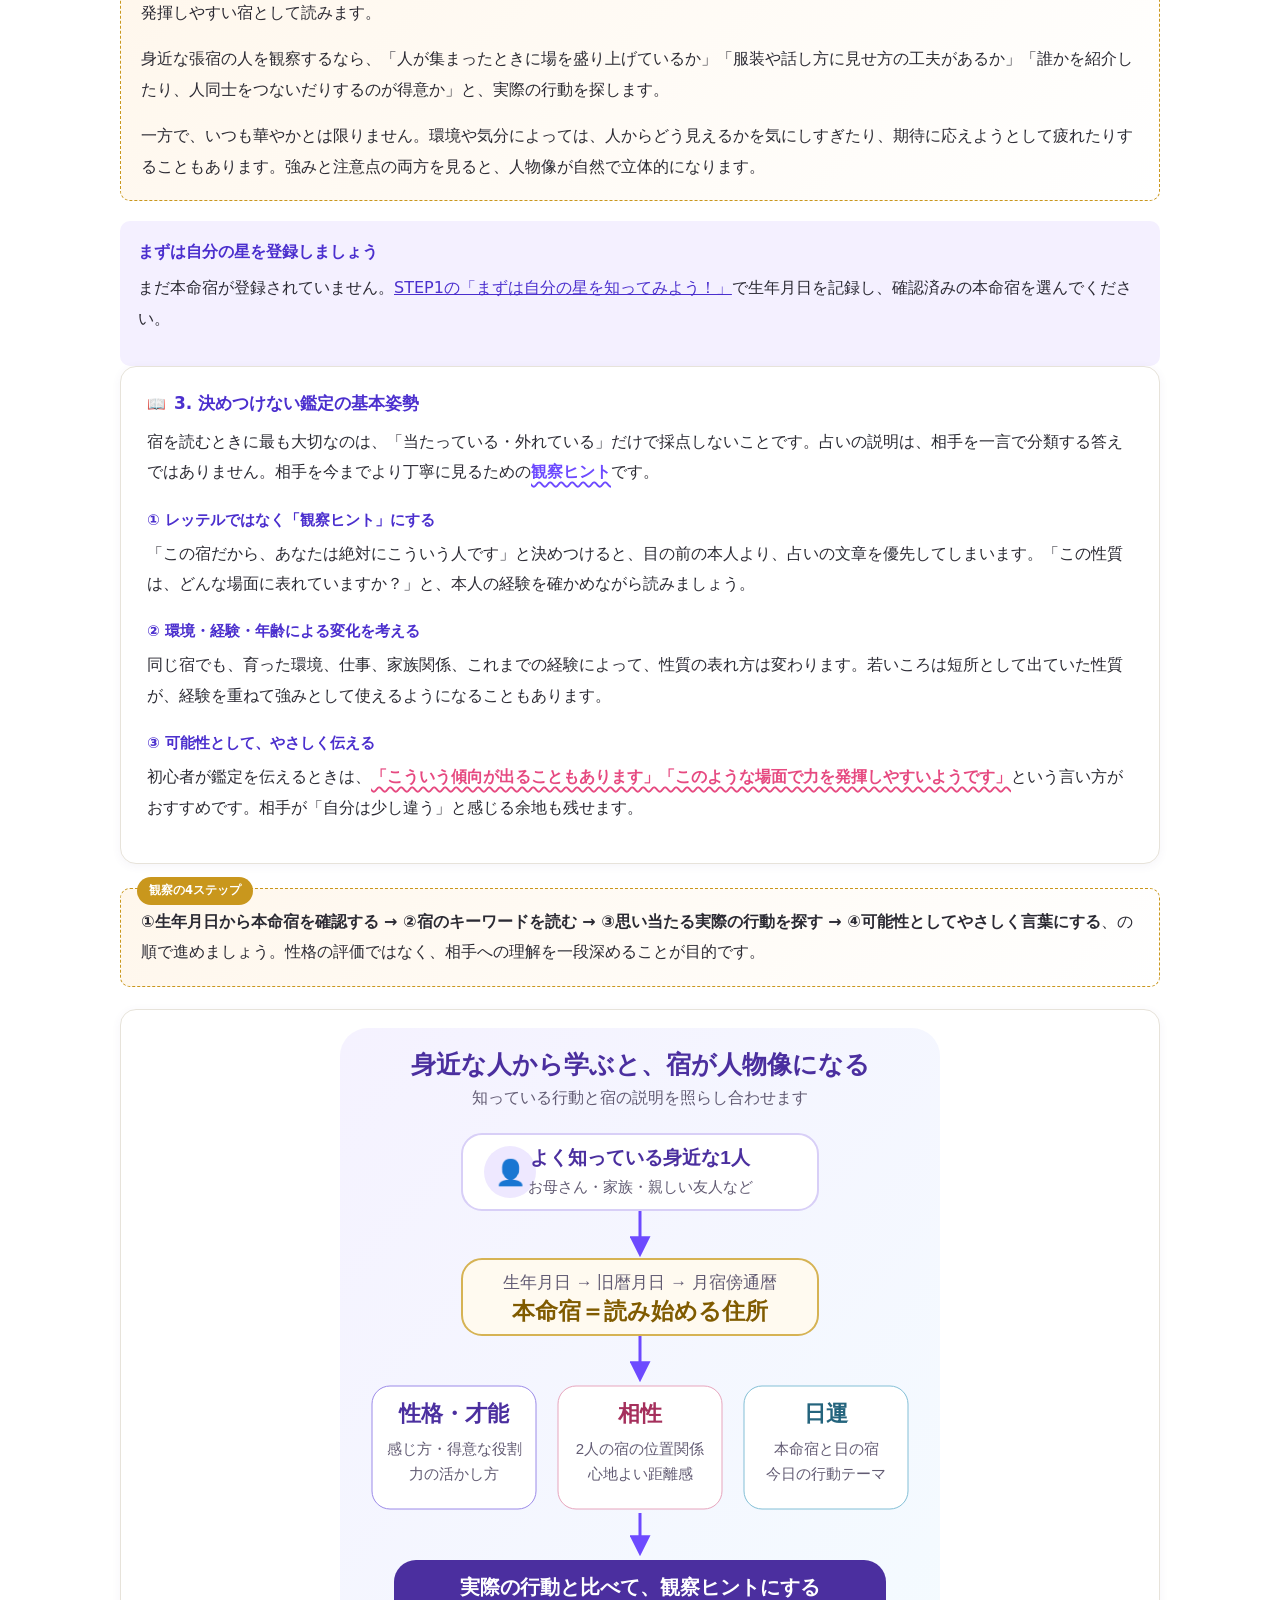
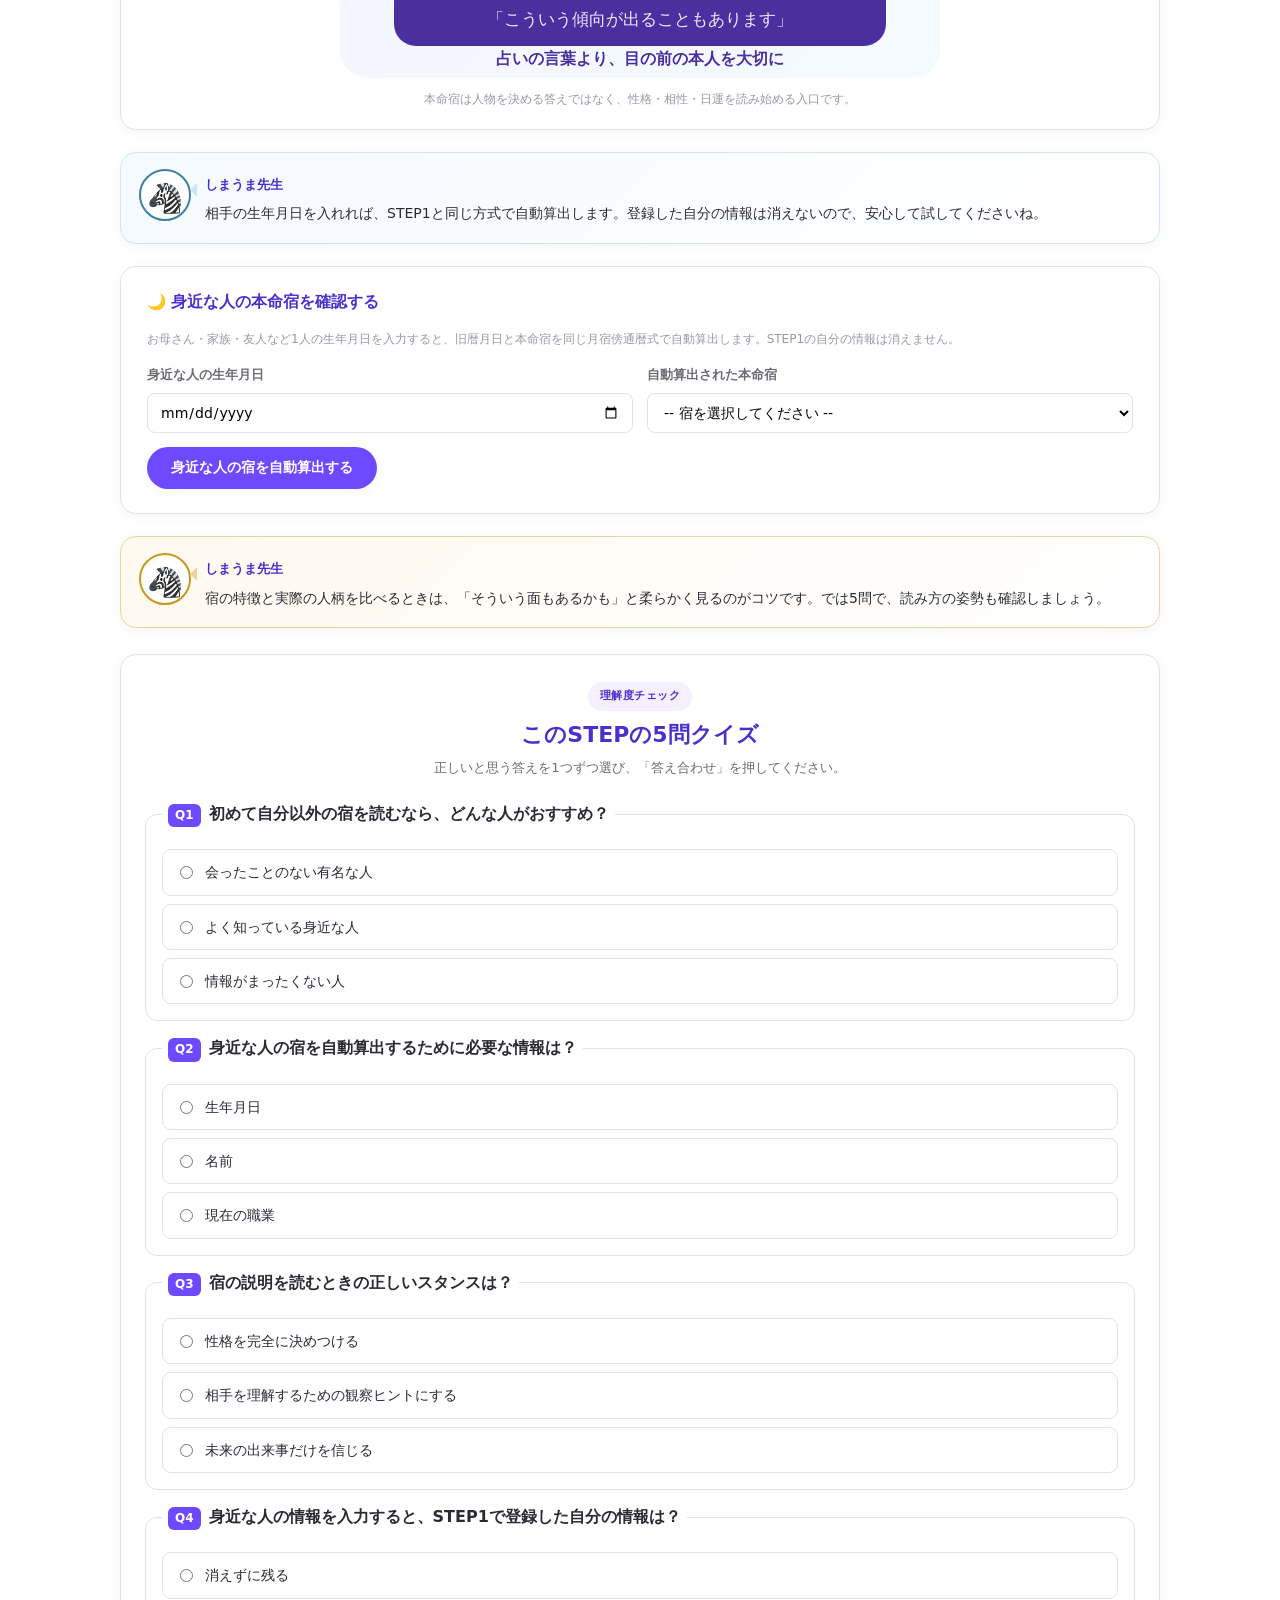
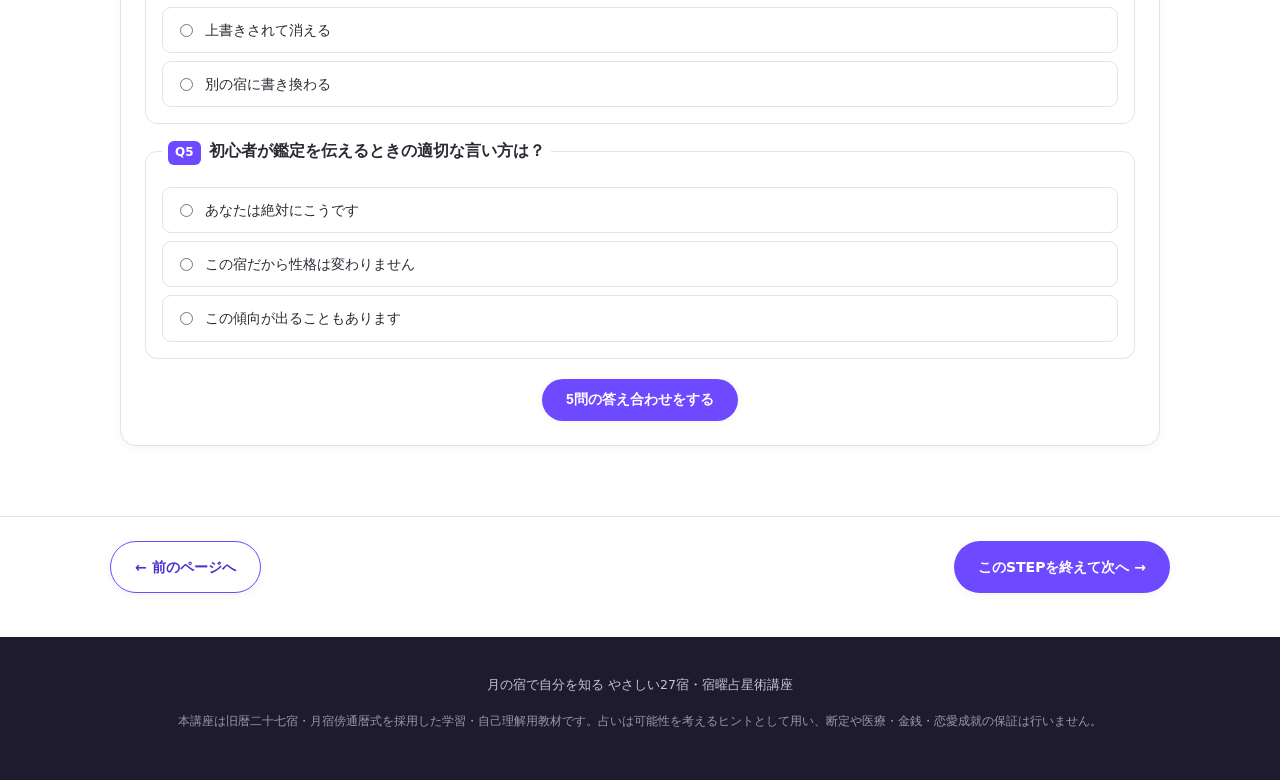
<file: step3.html>
<!DOCTYPE html>
<html lang="ja">
<head>
<meta charset="UTF-8">
<meta name="viewport" content="width=device-width, initial-scale=1.0">
<title>STEP 3 身近な人の宿を読む｜月の宿で自分を知る やさしい27宿・宿曜占星術講座</title>
<meta name="description" content="27宿・本命宿・相性六分類・日運をやさしく読み解き、鑑定文まで作る実践教材">
<link rel="stylesheet" href="css/style.css">
</head>
<body>


<header class="site-header">
  <div class="bar">
    <div class="logo">やさしい27宿講座<small>月の宿で自分を知る</small></div>
    <button class="nav-toggle" aria-label="メニュー">☰ 目次</button>
    <nav class="site-nav">
      <a href="step1.html">1.自分の星</a>
      <a href="step2.html">2.27宿</a>
      <a href="step3.html">3.身近な人</a>
      <a href="step4.html">4.性格変換</a>
      <a href="step5.html">5.相性</a>
      <a href="step6.html">6.日運</a>
      <a href="step7.html">7.鑑定文</a>
      <a href="appendix.html">早見表</a>
      <a href="reports.html">巻末特典</a>
    </nav>
  </div>
</header>
<main>
<section class="step" id="step3">
  <div class="container">
    <div class="step-head">
      <span class="step-no">STEP 3</span>
      <h2>お母さんや身近な人を見てみよう！</h2>
      <p class="lead">自分の宿を読めたら、次はお母さん・家族・友人など、よく知っている1人を見ます。知っている人なら、説明と実際の姿を比べやすくなります。</p>
    </div>

    <div class="teacher-callout teacher-start">
      <div class="teacher-avatar" aria-hidden="true">🦓</div>
      <div class="teacher-bubble"><b>しまうま先生</b><p>自分の次は、よく知っている身近な1人を見てみましょう。宿の説明は決めつけではなく、その人を理解するための観察ヒントです。</p></div>
    </div>

    <div class="lecture">
      <h3>1. 身近な人を「最初の観察対象」にする理由</h3>
      <p>自分の本命宿を確認したら、次はお母さん、家族、友人、パートナーなど、<span class="mark">あなたが普段からよく知っている人を1人</span>選びます。いきなり大勢を見ようとせず、まず1人に絞ることが上達の近道です。</p>
      <p>身近な人なら、話し方、怒ったときの反応、得意な役割、疲れたときの様子など、実際の行動を思い出せます。そのため、宿の説明を読んだときに、「確かに人前ではこういう動きをする」「でも家では少し違う」と、文章と現実を具体的に比べられます。</p>
      <p>反対に、会ったことのない有名人は、画面や記事で見える一部分しか分かりません。宿の説明と本当の人柄を比べにくいため、初心者の最初の練習相手には向きにくいのです。</p>
      <p>よく知る人を観察すると、占いの言葉が単なる暗記ではなく、<span class="mark2">実際の人物像と結びついた知識</span>になります。「この宿だからこうだ」と決めるのではなく、「この説明は、あの場面に表れているかもしれない」と考える練習をしましょう。</p>
    </div>

    <div class="point-box">
      <span class="tag">誰を選ぶ？</span>
      <p>最初の1人は、<b>長く一緒に過ごしていて、普段の様子を具体的に思い出せる人</b>がおすすめです。お母さん、家族、親しい友人などから選びましょう。好き嫌いだけで評価せず、「どんな行動をする人か」を観察できる相手が向いています。</p>
    </div>

    <div class="lecture">
      <h3>2. 本命宿が教えてくれる3つのこと</h3>
      <p><span class="mark">本命宿（ほんめいしゅく）</span>は、新暦の誕生日を旧暦（きゅうれき）へ直し、その旧暦月日を月宿傍通暦（げっしゅくぼうつうれき）へ当てはめて導きます。たとえるなら、その人を読み始めるための<span class="mark2">「魂の最初の住所」</span>のようなものです。</p>
      <p>住所が分かると、その場所を出発点に周辺との関係を調べられるように、本命宿が分かると、次の3つを順番に読めるようになります。</p>

      <h4>① 性格・才能</h4>
      <p>その宿が持つ性質から、物事の感じ方、行動の癖、得意な役割、力を発揮しやすい場面を読みます。ただし「一生変わらない性格」ではなく、その人が持ちやすい傾向として捉えます。</p>

      <h4>② 相性</h4>
      <p>自分と相手の本命宿を27宿の円に並べ、2つの宿がどの位置関係にあるかを見ます。相性は「付き合うべき・別れるべき」という判定ではありません。話が通じやすい点、違いが出やすい点、心地よい距離感を知るために使います。</p>

      <h4>③ 日運（にちうん）</h4>
      <p>自分の本命宿と、見たい日の宿との位置関係から、その日の行動テーマを読みます。「良い日・悪い日」と決めるのではなく、今日は育てる日、見直す日、慎重に進む日というように、過ごし方のヒントへ変えます。</p>
    </div>

    <div class="point-box">
      <span class="tag">具体例：張宿</span>
      <p>例えば<span class="mark">張宿（ちょうしゅく）</span>のキーワードは、<b>「華やかさ・社交・見せ方」</b>です。人の目を引く表現や、その場を明るく見せることに力を発揮しやすい宿として読みます。</p>
      <p>身近な張宿の人を観察するなら、「人が集まったときに場を盛り上げているか」「服装や話し方に見せ方の工夫があるか」「誰かを紹介したり、人同士をつないだりするのが得意か」と、実際の行動を探します。</p>
      <p>一方で、いつも華やかとは限りません。環境や気分によっては、人からどう見えるかを気にしすぎたり、期待に応えようとして疲れたりすることもあります。強みと注意点の両方を見ると、人物像が自然で立体的になります。</p>
    </div>

    <div class="result-box" data-profile-summary></div>

    <div class="lecture">
      <h3>3. 決めつけない鑑定の基本姿勢</h3>
      <p>宿を読むときに最も大切なのは、「当たっている・外れている」だけで採点しないことです。占いの説明は、相手を一言で分類する答えではありません。相手を今までより丁寧に見るための<span class="mark2">観察ヒント</span>です。</p>

      <h4>① レッテルではなく「観察ヒント」にする</h4>
      <p>「この宿だから、あなたは絶対にこういう人です」と決めつけると、目の前の本人より、占いの文章を優先してしまいます。「この性質は、どんな場面に表れていますか？」と、本人の経験を確かめながら読みましょう。</p>

      <h4>② 環境・経験・年齢による変化を考える</h4>
      <p>同じ宿でも、育った環境、仕事、家族関係、これまでの経験によって、性質の表れ方は変わります。若いころは短所として出ていた性質が、経験を重ねて強みとして使えるようになることもあります。</p>

      <h4>③ 可能性として、やさしく伝える</h4>
      <p>初心者が鑑定を伝えるときは、<span class="mark">「こういう傾向が出ることもあります」「このような場面で力を発揮しやすいようです」</span>という言い方がおすすめです。相手が「自分は少し違う」と感じる余地も残せます。</p>
    </div>

    <div class="point-box">
      <span class="tag">観察の4ステップ</span>
      <p><b>①生年月日から本命宿を確認する → ②宿のキーワードを読む → ③思い当たる実際の行動を探す → ④可能性としてやさしく言葉にする</b>、の順で進めましょう。性格の評価ではなく、相手への理解を一段深めることが目的です。</p>
    </div>

    <div class="svg-frame">
      <img class="lesson-svg" src="assets/step3-observation-map.svg" alt="身近な人の生年月日から本命宿を求め、性格と才能、相性、日運へ読みを広げ、観察ヒントとして優しく伝える流れの図">
      <div class="cap">本命宿は人物を決める答えではなく、性格・相性・日運を読み始める入口です。</div>
    </div>

    <div class="teacher-callout teacher-middle">
      <div class="teacher-avatar" aria-hidden="true">🦓</div>
      <div class="teacher-bubble"><b>しまうま先生</b><p>相手の生年月日を入れれば、STEP1と同じ方式で自動算出します。登録した自分の情報は消えないので、安心して試してくださいね。</p></div>
    </div>

    <div class="tool-box">
      <h4>🌙 身近な人の本命宿を確認する</h4>
      <p class="small-note">お母さん・家族・友人など1人の生年月日を入力すると、旧暦月日と本命宿を同じ月宿傍通暦式で自動算出します。STEP1の自分の情報は消えません。</p>
      <div class="form-row">
        <div class="field">
          <label>身近な人の生年月日</label>
          <input type="date" id="relative-birth">
        </div>
        <div class="field">
          <label>自動算出された本命宿</label>
          <select id="relative-select"></select>
        </div>
      </div>
      <button class="btn" id="relative-submit">身近な人の宿を自動算出する</button>
      <div class="result-box" id="relative-result"></div>
    </div>

    <div class="teacher-callout teacher-last">
      <div class="teacher-avatar" aria-hidden="true">🦓</div>
      <div class="teacher-bubble"><b>しまうま先生</b><p>宿の特徴と実際の人柄を比べるときは、「そういう面もあるかも」と柔らかく見るのがコツです。では5問で、読み方の姿勢も確認しましょう。</p></div>
    </div>

    <section class="step-quiz" data-step-quiz="step3"></section>
  </div>
</section>
<nav class="step-pager no-print" aria-label="STEPページ移動"><a class="btn ghost" href="step2.html">← 前のページへ</a><a class="btn" href="step4.html">このSTEPを終えて次へ →</a></nav>
</main>
<footer>
  <div class="container">
    <p>月の宿で自分を知る やさしい27宿・宿曜占星術講座</p>
    <p class="small-note">本講座は旧暦二十七宿・月宿傍通暦式を採用した学習・自己理解用教材です。占いは可能性を考えるヒントとして用い、断定や医療・金銭・恋愛成就の保証は行いません。</p>
  </div>
</footer>
<div class="jump-fab no-print">
  <div class="jump-menu" id="jump-menu">
    <a href="step2.html#table-basic">① 27宿基本早見表</a>
    <a href="step2.html#shuku-card-grid">27宿SVGカード</a>
    <a href="step1.html#my-star-first">② 自分の本命宿フォーム</a>
    <a href="step4.html#table-detail">③④⑤ 27宿詳細早見表</a>
    <a href="step5.html#table-relation">⑥ 相性六分類早見表</a>
    <a href="step5.html#matrix-section">⑦ 相性マトリクス</a>
    <a href="step6.html#table-day">⑧ 日運11種早見表</a>
    <a href="appendix.html#ng-section">⑨⑩ NG表現集・言い換え辞典</a>
    <a href="reports.html">巻末特典：鑑定書テンプレート</a>
  </div>
  <button class="jump-fab-btn" id="jump-fab-btn">📊 早見表へジャンプ</button>
</div>
<script src="js/data.js"></script>
<script src="js/app.js"></script>
</body>
</html>
</file>
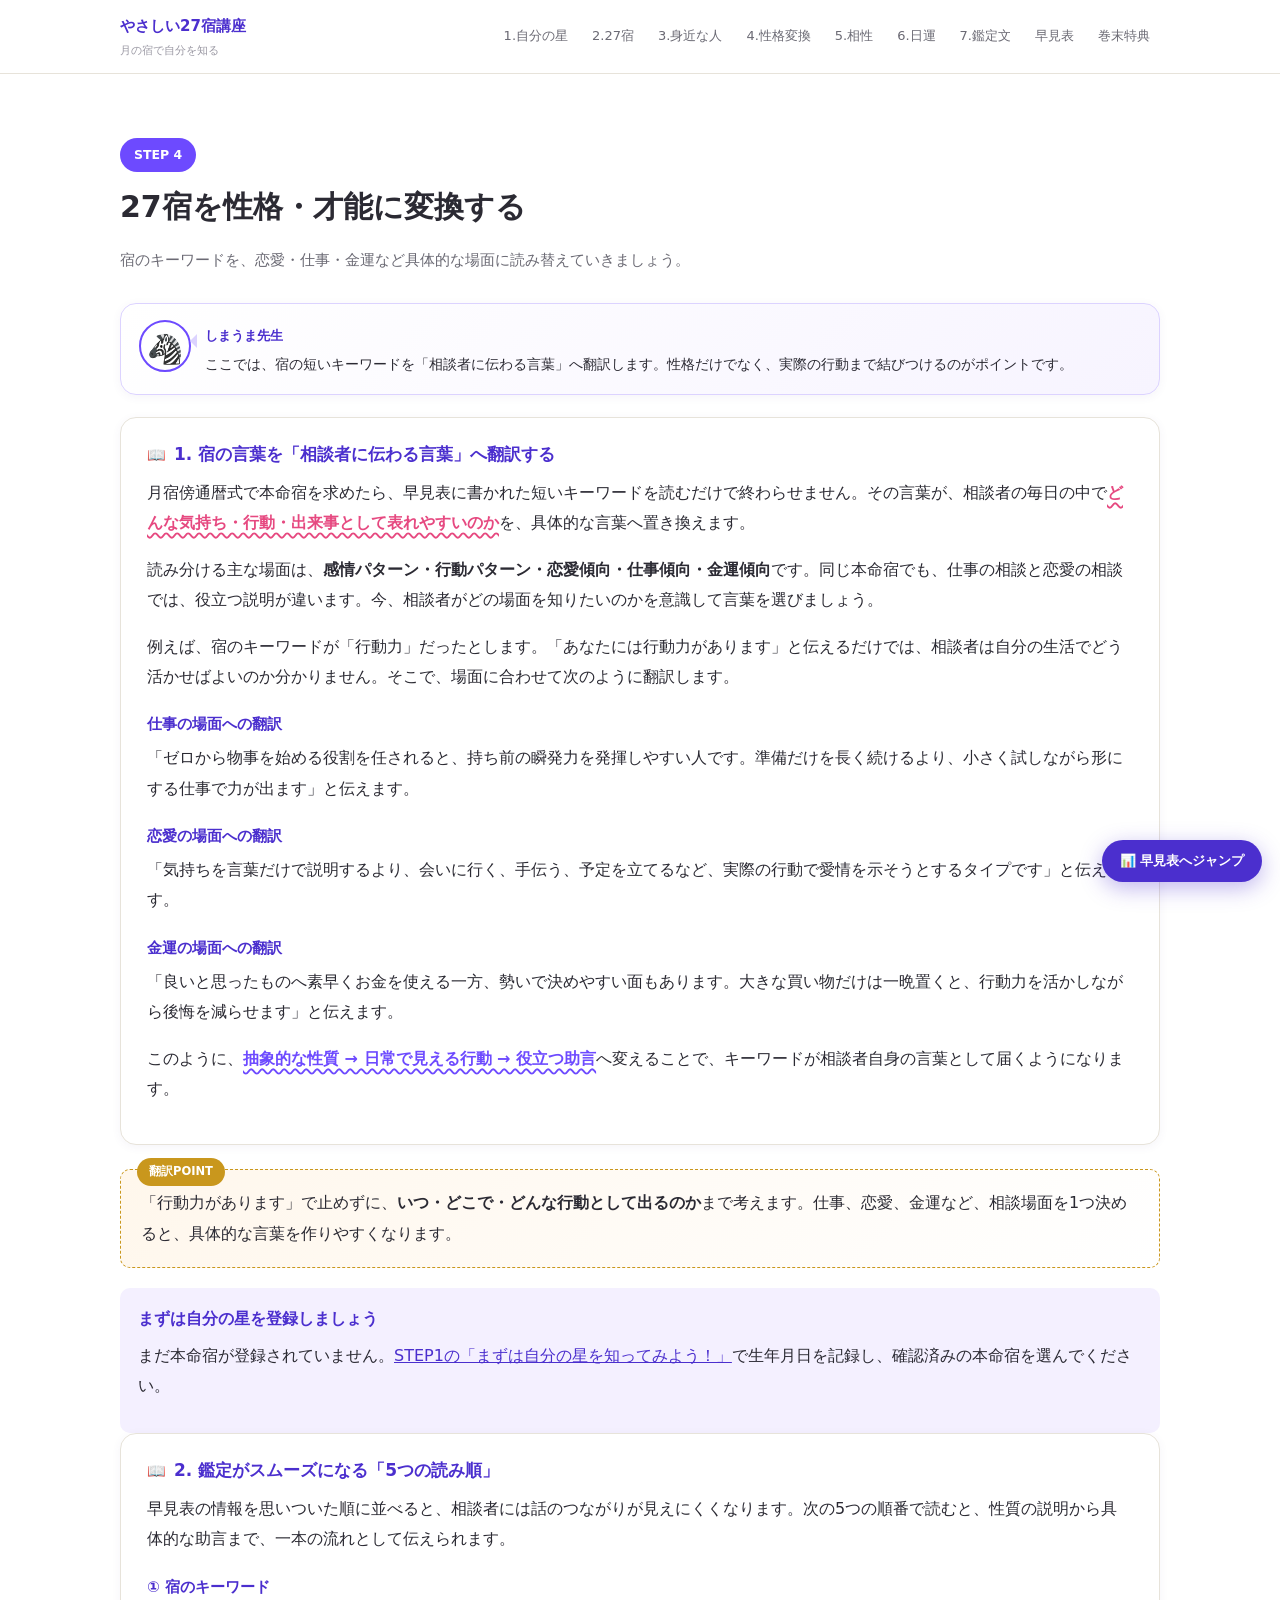
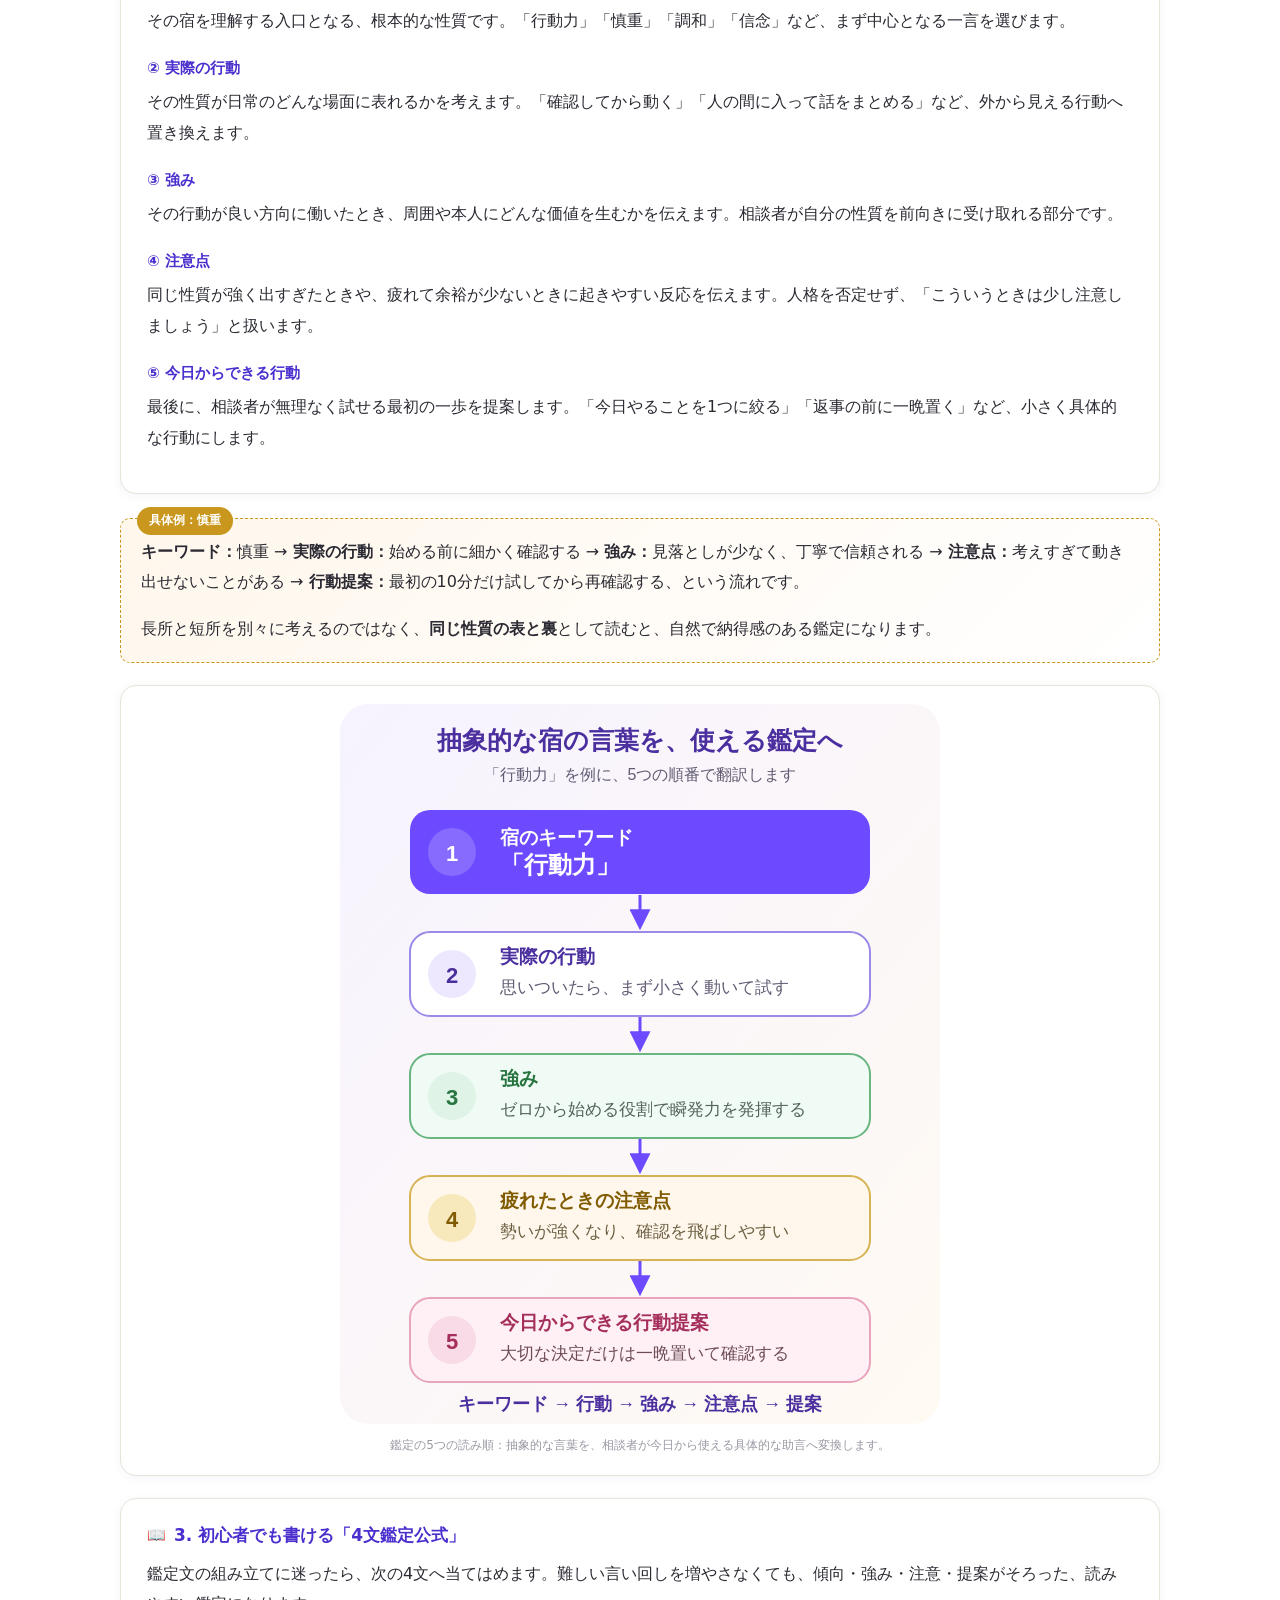
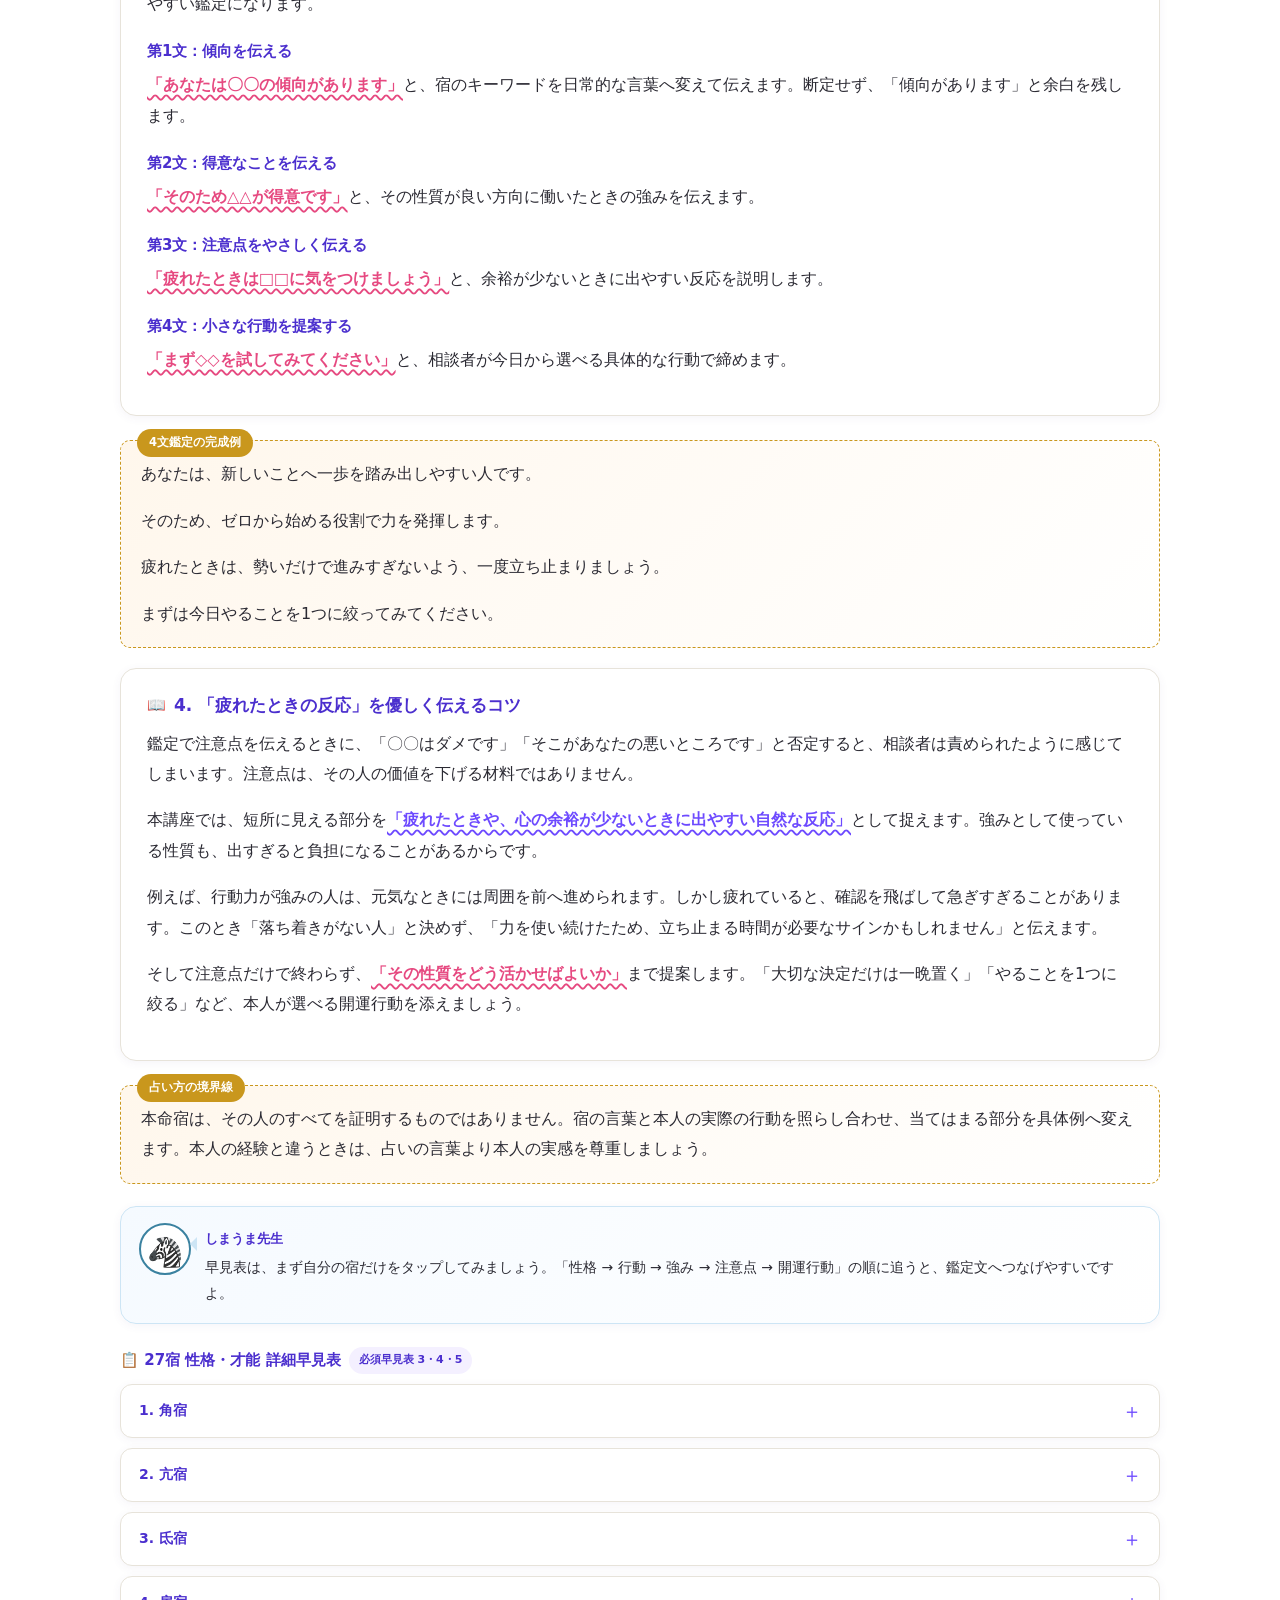
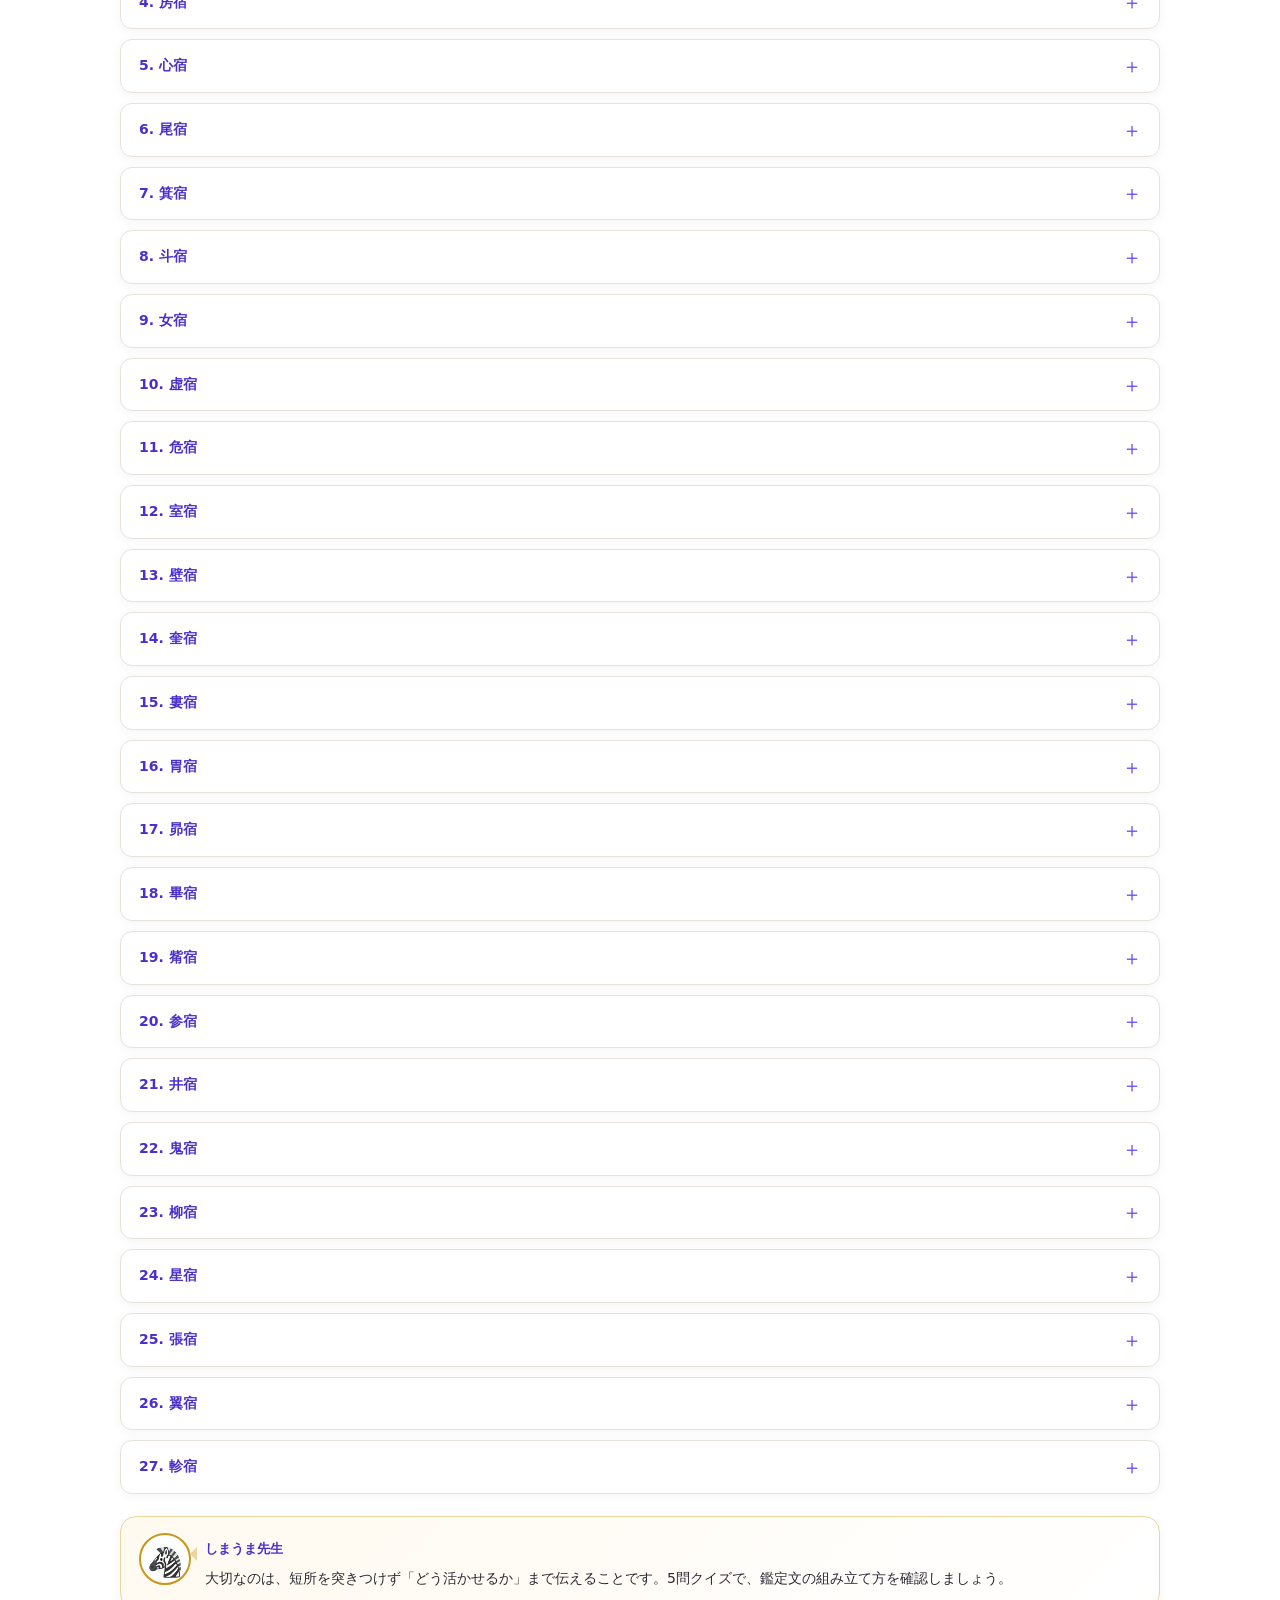
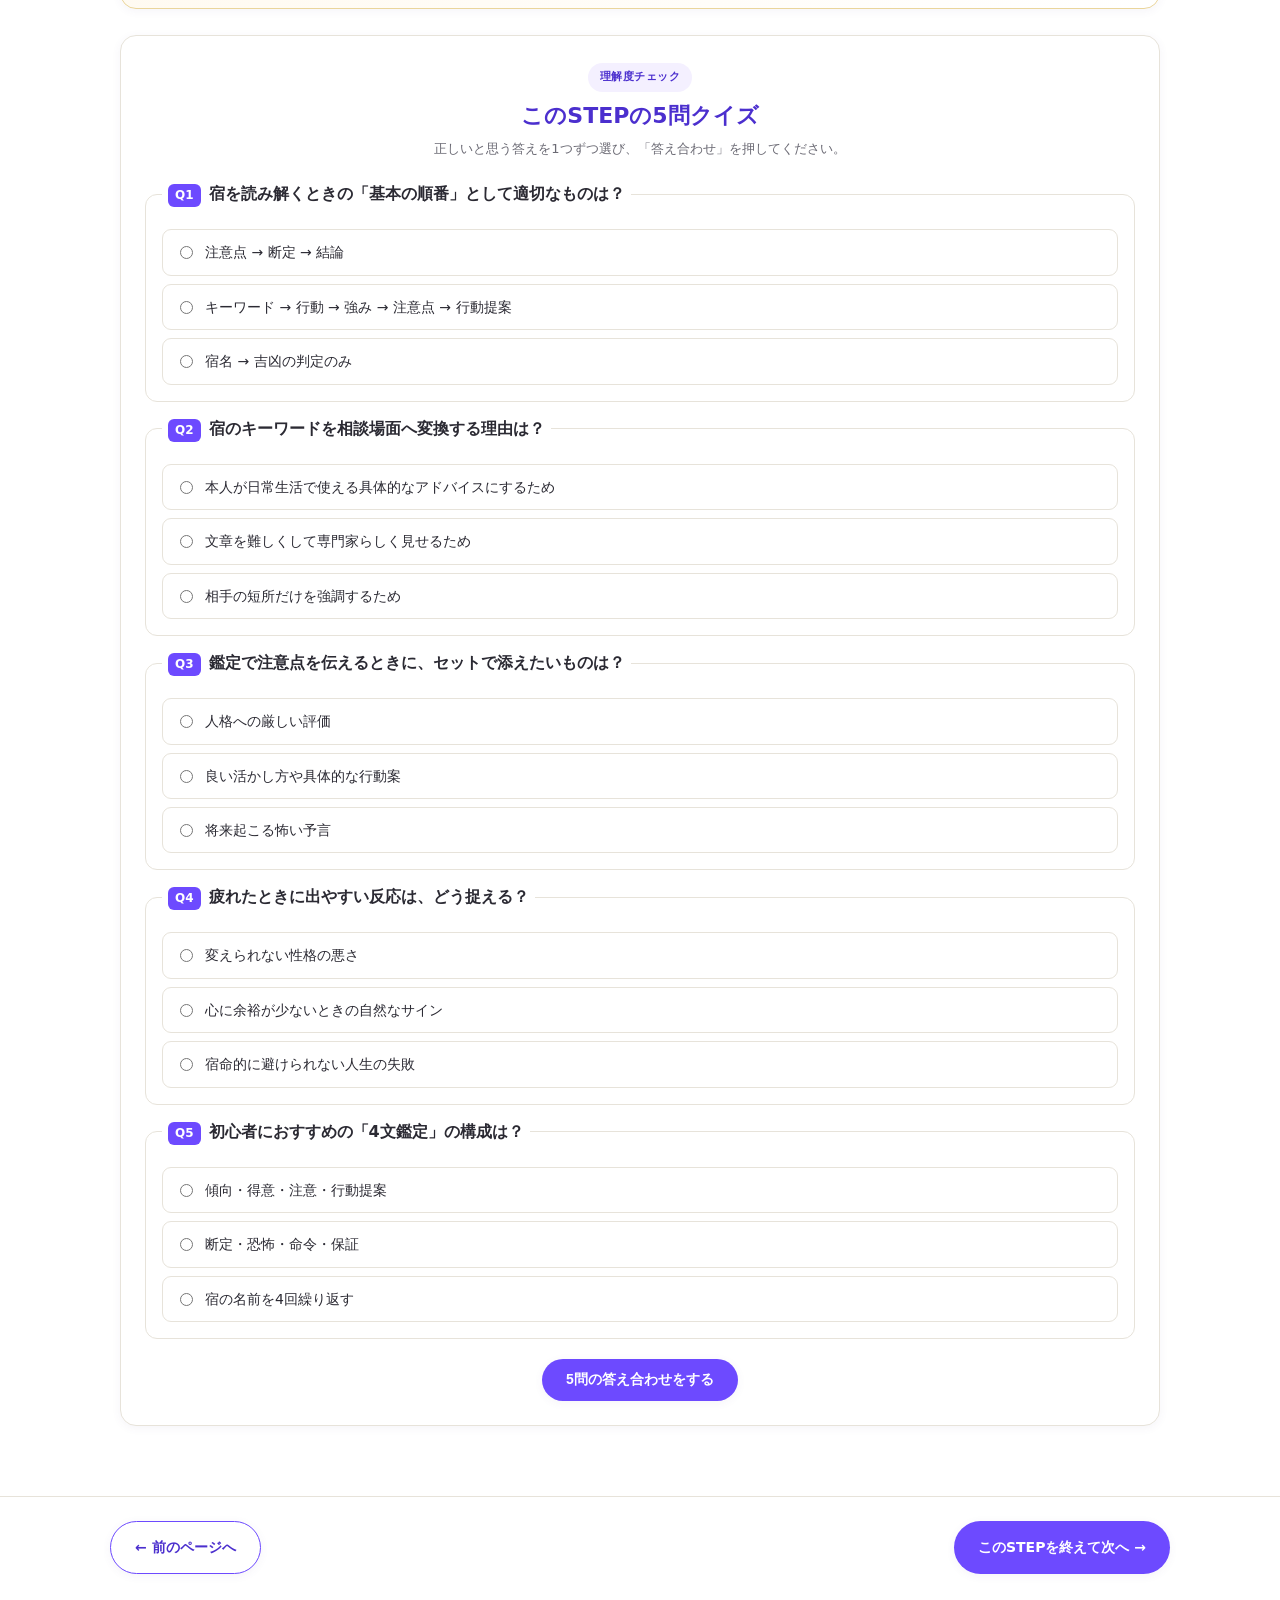
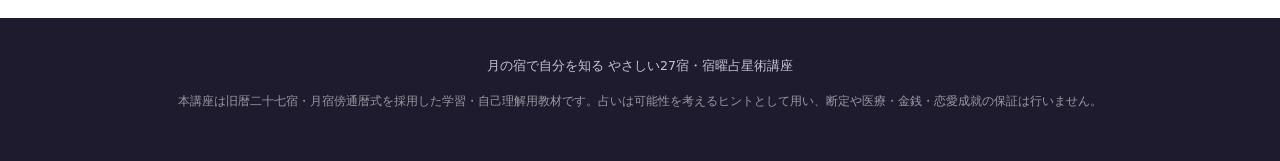
<file: step4.html>
<!DOCTYPE html>
<html lang="ja">
<head>
<meta charset="UTF-8">
<meta name="viewport" content="width=device-width, initial-scale=1.0">
<title>STEP 4 宿の性質を鑑定にする｜月の宿で自分を知る やさしい27宿・宿曜占星術講座</title>
<meta name="description" content="27宿・本命宿・相性六分類・日運をやさしく読み解き、鑑定文まで作る実践教材">
<link rel="stylesheet" href="css/style.css">
</head>
<body>


<header class="site-header">
  <div class="bar">
    <div class="logo">やさしい27宿講座<small>月の宿で自分を知る</small></div>
    <button class="nav-toggle" aria-label="メニュー">☰ 目次</button>
    <nav class="site-nav">
      <a href="step1.html">1.自分の星</a>
      <a href="step2.html">2.27宿</a>
      <a href="step3.html">3.身近な人</a>
      <a href="step4.html">4.性格変換</a>
      <a href="step5.html">5.相性</a>
      <a href="step6.html">6.日運</a>
      <a href="step7.html">7.鑑定文</a>
      <a href="appendix.html">早見表</a>
      <a href="reports.html">巻末特典</a>
    </nav>
  </div>
</header>
<main>
<section class="step" id="step4">
  <div class="container">
    <div class="step-head">
      <span class="step-no">STEP 4</span>
      <h2>27宿を性格・才能に変換する</h2>
      <p class="lead">宿のキーワードを、恋愛・仕事・金運など具体的な場面に読み替えていきましょう。</p>
    </div>

    <div class="teacher-callout teacher-start">
      <div class="teacher-avatar" aria-hidden="true">🦓</div>
      <div class="teacher-bubble"><b>しまうま先生</b><p>ここでは、宿の短いキーワードを「相談者に伝わる言葉」へ翻訳します。性格だけでなく、実際の行動まで結びつけるのがポイントです。</p></div>
    </div>

    <div class="lecture">
      <h3>1. 宿の言葉を「相談者に伝わる言葉」へ翻訳する</h3>
      <p>月宿傍通暦式で本命宿を求めたら、早見表に書かれた短いキーワードを読むだけで終わらせません。その言葉が、相談者の毎日の中で<span class="mark">どんな気持ち・行動・出来事として表れやすいのか</span>を、具体的な言葉へ置き換えます。</p>
      <p>読み分ける主な場面は、<b>感情パターン・行動パターン・恋愛傾向・仕事傾向・金運傾向</b>です。同じ本命宿でも、仕事の相談と恋愛の相談では、役立つ説明が違います。今、相談者がどの場面を知りたいのかを意識して言葉を選びましょう。</p>
      <p>例えば、宿のキーワードが「行動力」だったとします。「あなたには行動力があります」と伝えるだけでは、相談者は自分の生活でどう活かせばよいのか分かりません。そこで、場面に合わせて次のように翻訳します。</p>

      <h4>仕事の場面への翻訳</h4>
      <p>「ゼロから物事を始める役割を任されると、持ち前の瞬発力を発揮しやすい人です。準備だけを長く続けるより、小さく試しながら形にする仕事で力が出ます」と伝えます。</p>

      <h4>恋愛の場面への翻訳</h4>
      <p>「気持ちを言葉だけで説明するより、会いに行く、手伝う、予定を立てるなど、実際の行動で愛情を示そうとするタイプです」と伝えます。</p>

      <h4>金運の場面への翻訳</h4>
      <p>「良いと思ったものへ素早くお金を使える一方、勢いで決めやすい面もあります。大きな買い物だけは一晩置くと、行動力を活かしながら後悔を減らせます」と伝えます。</p>

      <p>このように、<span class="mark2">抽象的な性質 → 日常で見える行動 → 役立つ助言</span>へ変えることで、キーワードが相談者自身の言葉として届くようになります。</p>
    </div>

    <div class="point-box">
      <span class="tag">翻訳POINT</span>
      <p>「行動力があります」で止めずに、<b>いつ・どこで・どんな行動として出るのか</b>まで考えます。仕事、恋愛、金運など、相談場面を1つ決めると、具体的な言葉を作りやすくなります。</p>
    </div>

    <div class="result-box" data-profile-summary></div>

    <div class="lecture">
      <h3>2. 鑑定がスムーズになる「5つの読み順」</h3>
      <p>早見表の情報を思いついた順に並べると、相談者には話のつながりが見えにくくなります。次の5つの順番で読むと、性質の説明から具体的な助言まで、一本の流れとして伝えられます。</p>

      <h4>① 宿のキーワード</h4>
      <p>その宿を理解する入口となる、根本的な性質です。「行動力」「慎重」「調和」「信念」など、まず中心となる一言を選びます。</p>

      <h4>② 実際の行動</h4>
      <p>その性質が日常のどんな場面に表れるかを考えます。「確認してから動く」「人の間に入って話をまとめる」など、外から見える行動へ置き換えます。</p>

      <h4>③ 強み</h4>
      <p>その行動が良い方向に働いたとき、周囲や本人にどんな価値を生むかを伝えます。相談者が自分の性質を前向きに受け取れる部分です。</p>

      <h4>④ 注意点</h4>
      <p>同じ性質が強く出すぎたときや、疲れて余裕が少ないときに起きやすい反応を伝えます。人格を否定せず、「こういうときは少し注意しましょう」と扱います。</p>

      <h4>⑤ 今日からできる行動</h4>
      <p>最後に、相談者が無理なく試せる最初の一歩を提案します。「今日やることを1つに絞る」「返事の前に一晩置く」など、小さく具体的な行動にします。</p>
    </div>

    <div class="point-box">
      <span class="tag">具体例：慎重</span>
      <p><b>キーワード：</b>慎重 → <b>実際の行動：</b>始める前に細かく確認する → <b>強み：</b>見落としが少なく、丁寧で信頼される → <b>注意点：</b>考えすぎて動き出せないことがある → <b>行動提案：</b>最初の10分だけ試してから再確認する、という流れです。</p>
      <p>長所と短所を別々に考えるのではなく、<b>同じ性質の表と裏</b>として読むと、自然で納得感のある鑑定になります。</p>
    </div>

    <div class="svg-frame">
      <img class="lesson-svg" src="assets/step4-translation-flow.svg" alt="宿のキーワードを実際の行動、強み、疲れたときの注意点、今日からできる行動提案へ翻訳する5段階の図">
      <div class="cap">鑑定の5つの読み順：抽象的な言葉を、相談者が今日から使える具体的な助言へ変換します。</div>
    </div>

    <div class="lecture">
      <h3>3. 初心者でも書ける「4文鑑定公式」</h3>
      <p>鑑定文の組み立てに迷ったら、次の4文へ当てはめます。難しい言い回しを増やさなくても、傾向・強み・注意・提案がそろった、読みやすい鑑定になります。</p>

      <h4>第1文：傾向を伝える</h4>
      <p><span class="mark">「あなたは〇〇の傾向があります」</span>と、宿のキーワードを日常的な言葉へ変えて伝えます。断定せず、「傾向があります」と余白を残します。</p>

      <h4>第2文：得意なことを伝える</h4>
      <p><span class="mark">「そのため△△が得意です」</span>と、その性質が良い方向に働いたときの強みを伝えます。</p>

      <h4>第3文：注意点をやさしく伝える</h4>
      <p><span class="mark">「疲れたときは□□に気をつけましょう」</span>と、余裕が少ないときに出やすい反応を説明します。</p>

      <h4>第4文：小さな行動を提案する</h4>
      <p><span class="mark">「まず◇◇を試してみてください」</span>と、相談者が今日から選べる具体的な行動で締めます。</p>
    </div>

    <div class="point-box">
      <span class="tag">4文鑑定の完成例</span>
      <p>あなたは、新しいことへ一歩を踏み出しやすい人です。</p>
      <p>そのため、ゼロから始める役割で力を発揮します。</p>
      <p>疲れたときは、勢いだけで進みすぎないよう、一度立ち止まりましょう。</p>
      <p>まずは今日やることを1つに絞ってみてください。</p>
    </div>

    <div class="lecture">
      <h3>4. 「疲れたときの反応」を優しく伝えるコツ</h3>
      <p>鑑定で注意点を伝えるときに、「〇〇はダメです」「そこがあなたの悪いところです」と否定すると、相談者は責められたように感じてしまいます。注意点は、その人の価値を下げる材料ではありません。</p>
      <p>本講座では、短所に見える部分を<span class="mark2">「疲れたときや、心の余裕が少ないときに出やすい自然な反応」</span>として捉えます。強みとして使っている性質も、出すぎると負担になることがあるからです。</p>
      <p>例えば、行動力が強みの人は、元気なときには周囲を前へ進められます。しかし疲れていると、確認を飛ばして急ぎすぎることがあります。このとき「落ち着きがない人」と決めず、「力を使い続けたため、立ち止まる時間が必要なサインかもしれません」と伝えます。</p>
      <p>そして注意点だけで終わらず、<span class="mark">「その性質をどう活かせばよいか」</span>まで提案します。「大切な決定だけは一晩置く」「やることを1つに絞る」など、本人が選べる開運行動を添えましょう。</p>
    </div>

    <div class="point-box">
      <span class="tag">占い方の境界線</span>
      <p>本命宿は、その人のすべてを証明するものではありません。宿の言葉と本人の実際の行動を照らし合わせ、当てはまる部分を具体例へ変えます。本人の経験と違うときは、占いの言葉より本人の実感を尊重しましょう。</p>
    </div>

    <div class="teacher-callout teacher-middle">
      <div class="teacher-avatar" aria-hidden="true">🦓</div>
      <div class="teacher-bubble"><b>しまうま先生</b><p>早見表は、まず自分の宿だけをタップしてみましょう。「性格 → 行動 → 強み → 注意点 → 開運行動」の順に追うと、鑑定文へつなげやすいですよ。</p></div>
    </div>

    <div class="table-wrap" id="table-detail">
      <div class="table-title">📋 27宿 性格・才能 詳細早見表 <span class="badge">必須早見表 3・4・5</span></div>
      <div class="table-scroll">
        <table id="shuku-detail-table" class="to-card wide">
          <thead>
            <tr><th>宿</th><th>性格</th><th>感情</th><th>行動</th><th>恋愛</th><th>仕事</th><th>金運</th><th>注意点</th><th>開運行動</th><th>鑑定文例</th></tr>
          </thead>
          <tbody></tbody>
        </table>
      </div>
    </div>

    <div class="teacher-callout teacher-last">
      <div class="teacher-avatar" aria-hidden="true">🦓</div>
      <div class="teacher-bubble"><b>しまうま先生</b><p>大切なのは、短所を突きつけず「どう活かせるか」まで伝えることです。5問クイズで、鑑定文の組み立て方を確認しましょう。</p></div>
    </div>

    <section class="step-quiz" data-step-quiz="step4"></section>
  </div>
</section>
<nav class="step-pager no-print" aria-label="STEPページ移動"><a class="btn ghost" href="step3.html">← 前のページへ</a><a class="btn" href="step5.html">このSTEPを終えて次へ →</a></nav>
</main>
<footer>
  <div class="container">
    <p>月の宿で自分を知る やさしい27宿・宿曜占星術講座</p>
    <p class="small-note">本講座は旧暦二十七宿・月宿傍通暦式を採用した学習・自己理解用教材です。占いは可能性を考えるヒントとして用い、断定や医療・金銭・恋愛成就の保証は行いません。</p>
  </div>
</footer>
<div class="jump-fab no-print">
  <div class="jump-menu" id="jump-menu">
    <a href="step2.html#table-basic">① 27宿基本早見表</a>
    <a href="step2.html#shuku-card-grid">27宿SVGカード</a>
    <a href="step1.html#my-star-first">② 自分の本命宿フォーム</a>
    <a href="step4.html#table-detail">③④⑤ 27宿詳細早見表</a>
    <a href="step5.html#table-relation">⑥ 相性六分類早見表</a>
    <a href="step5.html#matrix-section">⑦ 相性マトリクス</a>
    <a href="step6.html#table-day">⑧ 日運11種早見表</a>
    <a href="appendix.html#ng-section">⑨⑩ NG表現集・言い換え辞典</a>
    <a href="reports.html">巻末特典：鑑定書テンプレート</a>
  </div>
  <button class="jump-fab-btn" id="jump-fab-btn">📊 早見表へジャンプ</button>
</div>
<script src="js/data.js"></script>
<script src="js/app.js"></script>
</body>
</html>
</file>
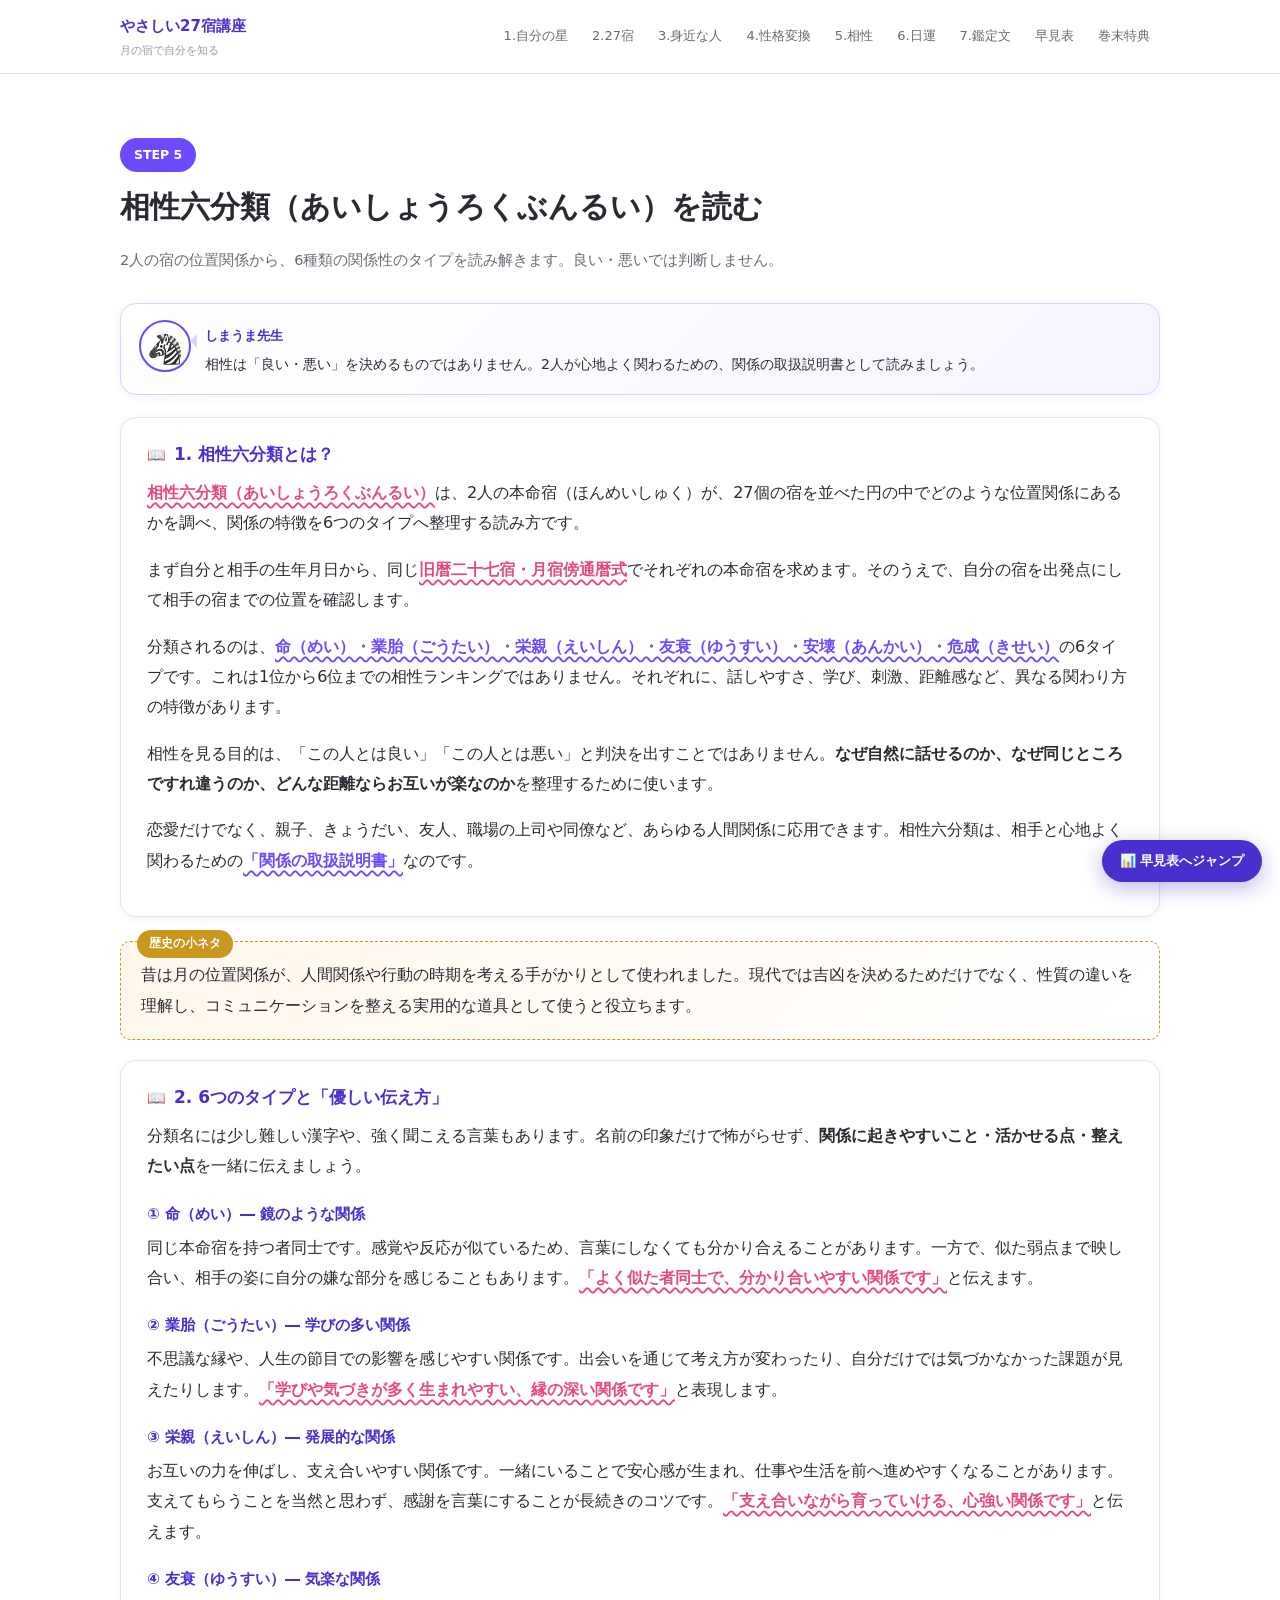
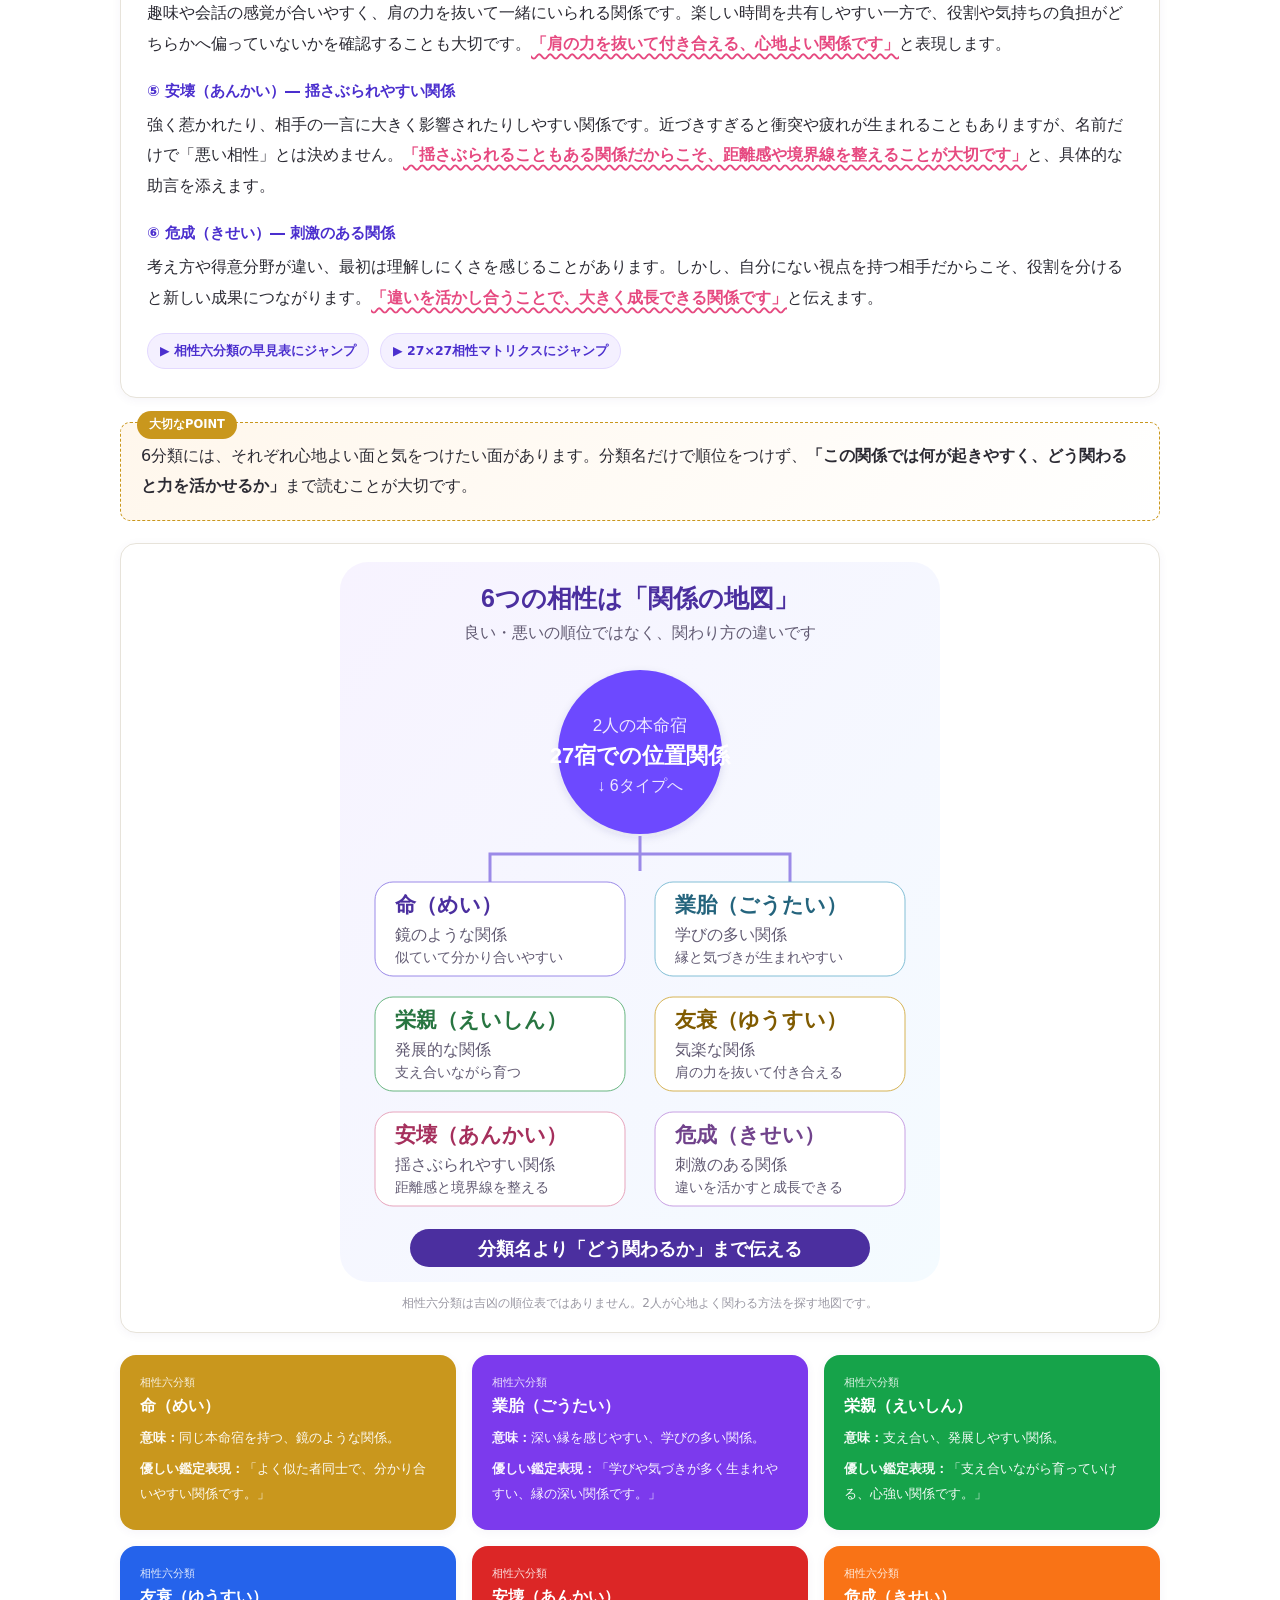
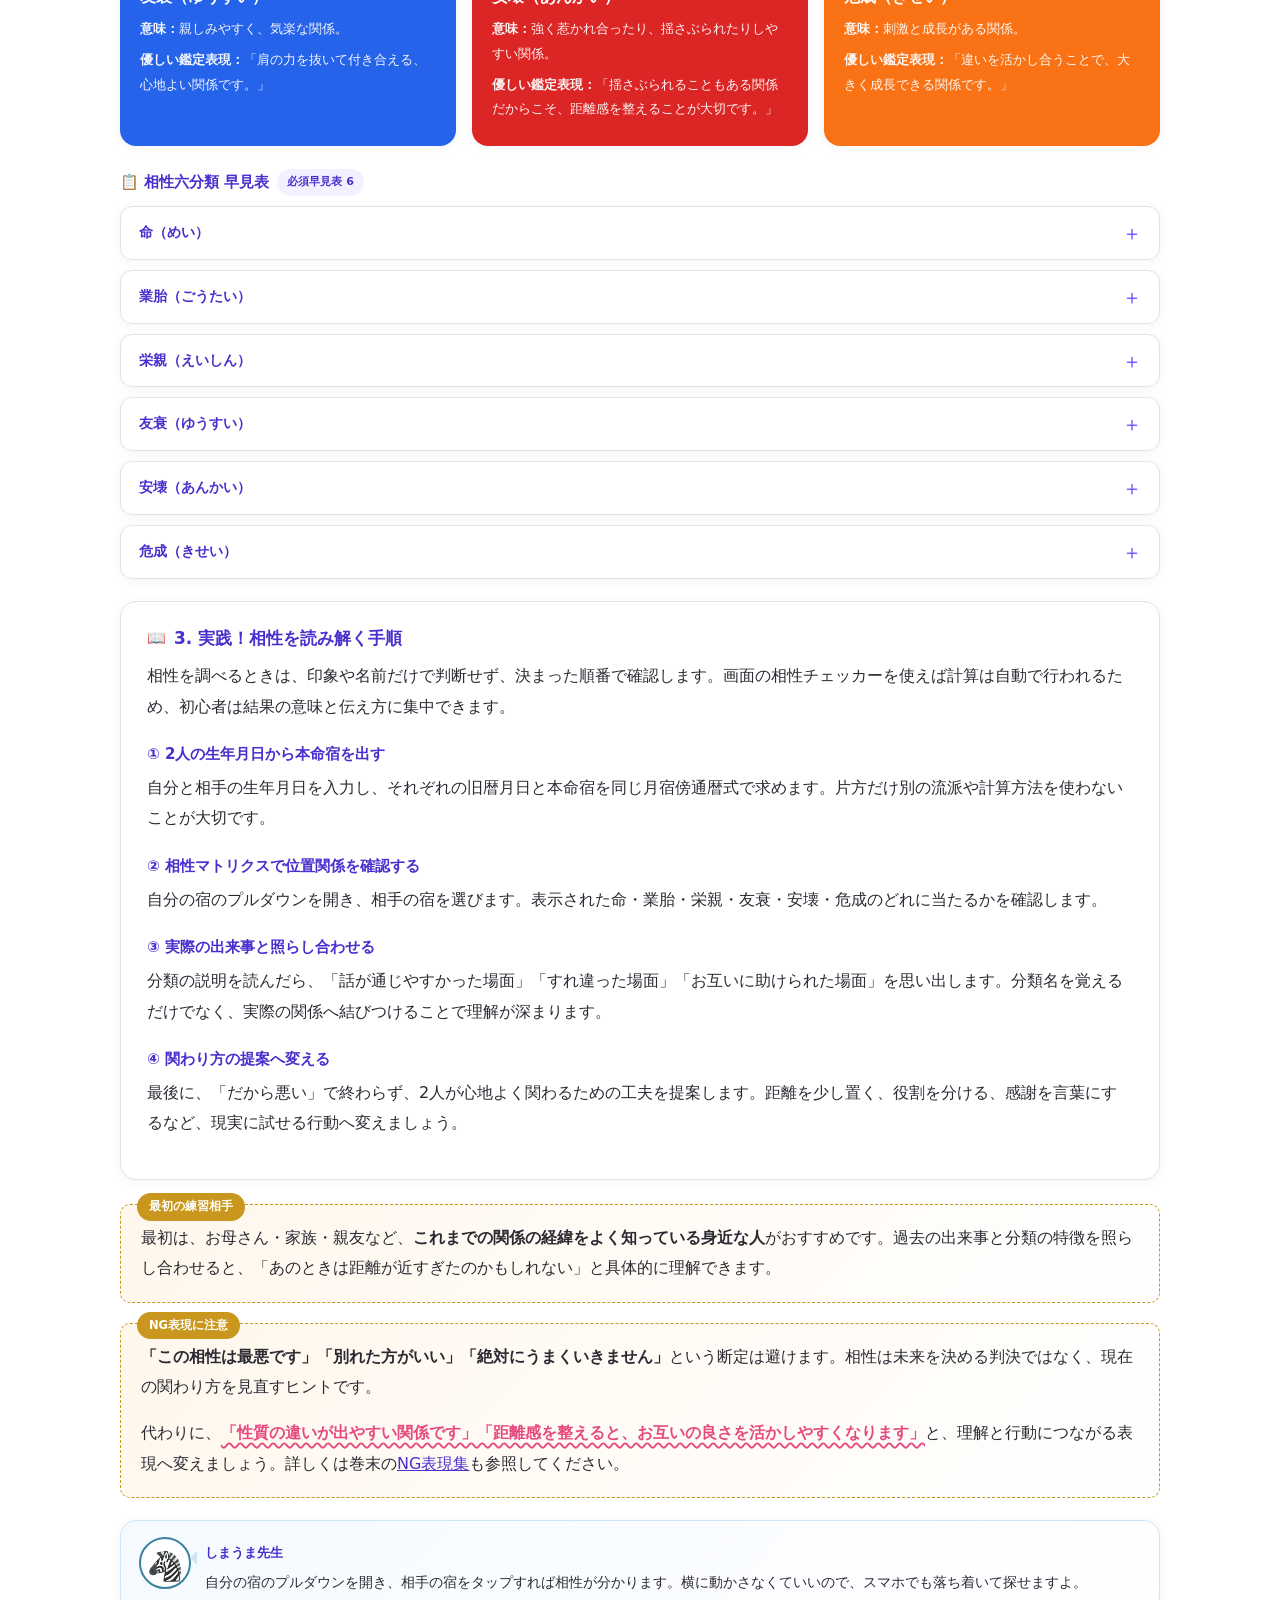
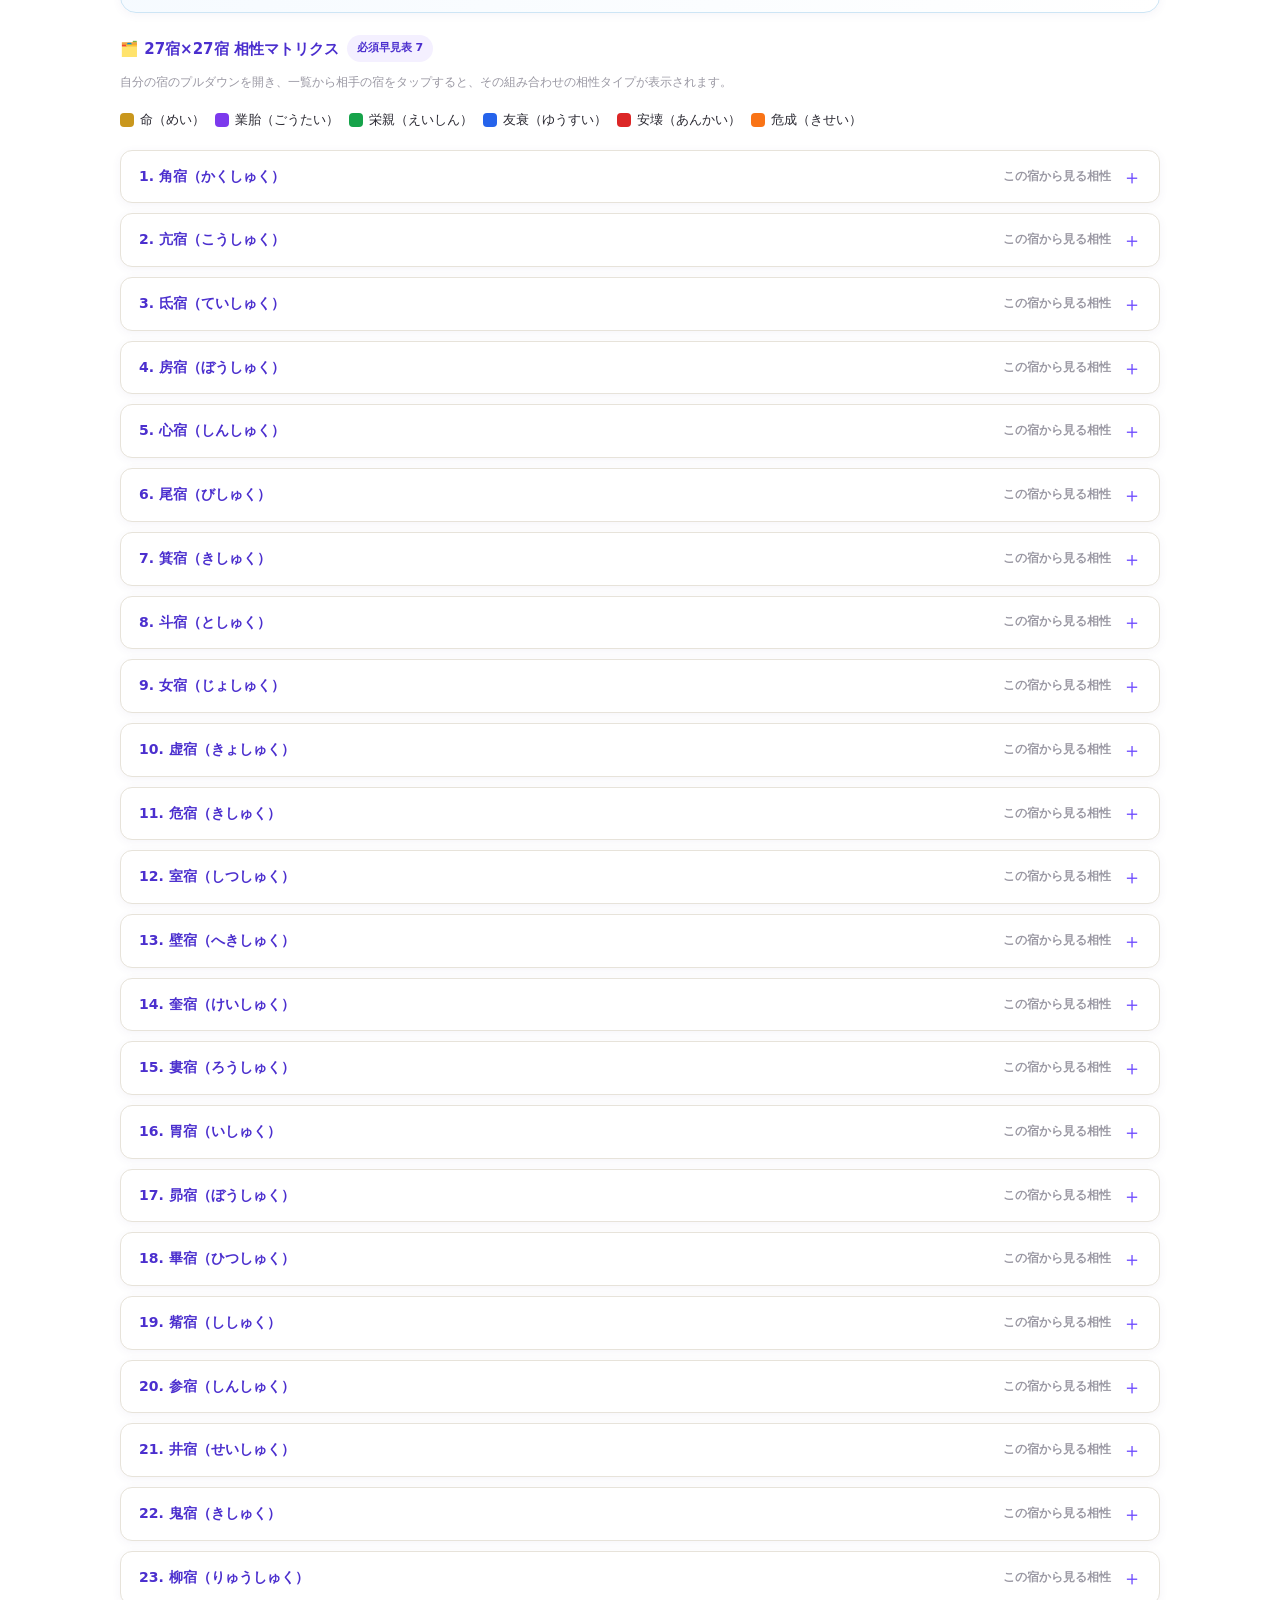
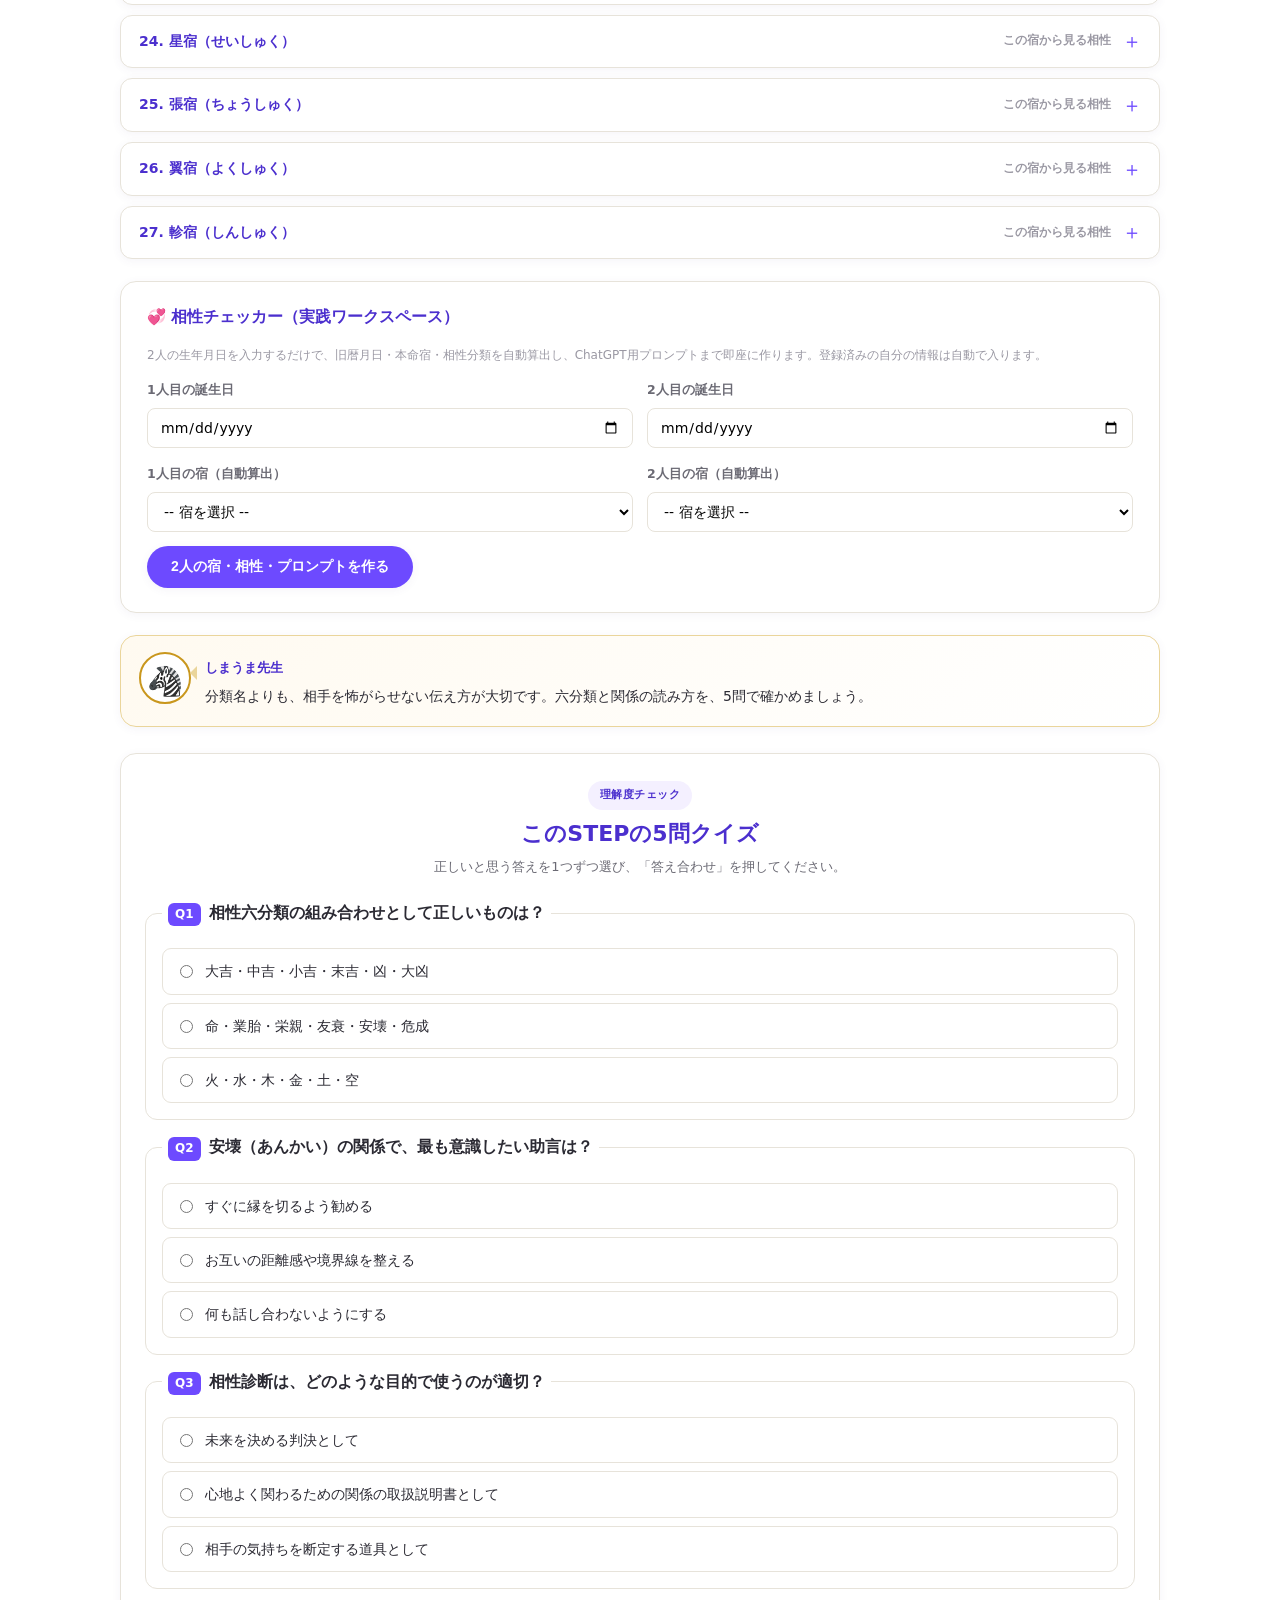
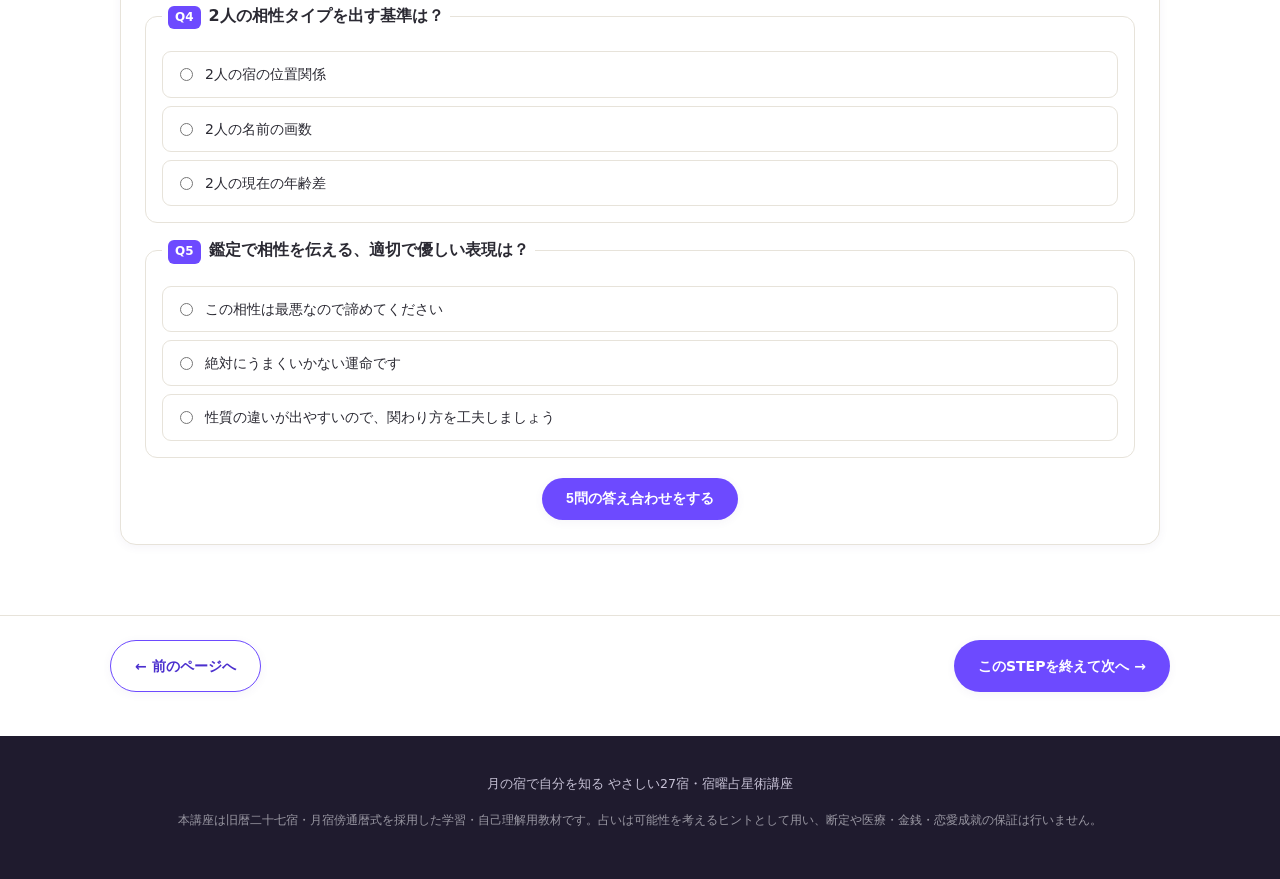
<file: step5.html>
<!DOCTYPE html>
<html lang="ja">
<head>
<meta charset="UTF-8">
<meta name="viewport" content="width=device-width, initial-scale=1.0">
<title>STEP 5 二人の相性を読む｜月の宿で自分を知る やさしい27宿・宿曜占星術講座</title>
<meta name="description" content="27宿・本命宿・相性六分類・日運をやさしく読み解き、鑑定文まで作る実践教材">
<link rel="stylesheet" href="css/style.css">
</head>
<body>


<header class="site-header">
  <div class="bar">
    <div class="logo">やさしい27宿講座<small>月の宿で自分を知る</small></div>
    <button class="nav-toggle" aria-label="メニュー">☰ 目次</button>
    <nav class="site-nav">
      <a href="step1.html">1.自分の星</a>
      <a href="step2.html">2.27宿</a>
      <a href="step3.html">3.身近な人</a>
      <a href="step4.html">4.性格変換</a>
      <a href="step5.html">5.相性</a>
      <a href="step6.html">6.日運</a>
      <a href="step7.html">7.鑑定文</a>
      <a href="appendix.html">早見表</a>
      <a href="reports.html">巻末特典</a>
    </nav>
  </div>
</header>
<main>
<section class="step" id="step5">
  <div class="container">
    <div class="step-head">
      <span class="step-no">STEP 5</span>
      <h2>相性六分類（あいしょうろくぶんるい）を読む</h2>
      <p class="lead">2人の宿の位置関係から、6種類の関係性のタイプを読み解きます。良い・悪いでは判断しません。</p>
    </div>

    <div class="teacher-callout teacher-start">
      <div class="teacher-avatar" aria-hidden="true">🦓</div>
      <div class="teacher-bubble"><b>しまうま先生</b><p>相性は「良い・悪い」を決めるものではありません。2人が心地よく関わるための、関係の取扱説明書として読みましょう。</p></div>
    </div>

    <div class="lecture">
      <h3>1. 相性六分類とは？</h3>
      <p><span class="mark">相性六分類（あいしょうろくぶんるい）</span>は、2人の本命宿（ほんめいしゅく）が、27個の宿を並べた円の中でどのような位置関係にあるかを調べ、関係の特徴を6つのタイプへ整理する読み方です。</p>
      <p>まず自分と相手の生年月日から、同じ<span class="mark">旧暦二十七宿・月宿傍通暦式</span>でそれぞれの本命宿を求めます。そのうえで、自分の宿を出発点にして相手の宿までの位置を確認します。</p>
      <p>分類されるのは、<span class="mark2">命（めい）・業胎（ごうたい）・栄親（えいしん）・友衰（ゆうすい）・安壊（あんかい）・危成（きせい）</span>の6タイプです。これは1位から6位までの相性ランキングではありません。それぞれに、話しやすさ、学び、刺激、距離感など、異なる関わり方の特徴があります。</p>
      <p>相性を見る目的は、「この人とは良い」「この人とは悪い」と判決を出すことではありません。<b>なぜ自然に話せるのか、なぜ同じところですれ違うのか、どんな距離ならお互いが楽なのか</b>を整理するために使います。</p>
      <p>恋愛だけでなく、親子、きょうだい、友人、職場の上司や同僚など、あらゆる人間関係に応用できます。相性六分類は、相手と心地よく関わるための<span class="mark2">「関係の取扱説明書」</span>なのです。</p>
    </div>

    <div class="point-box">
      <span class="tag">歴史の小ネタ</span>
      <p>昔は月の位置関係が、人間関係や行動の時期を考える手がかりとして使われました。現代では吉凶を決めるためだけでなく、性質の違いを理解し、コミュニケーションを整える実用的な道具として使うと役立ちます。</p>
    </div>

    <div class="lecture">
      <h3>2. 6つのタイプと「優しい伝え方」</h3>
      <p>分類名には少し難しい漢字や、強く聞こえる言葉もあります。名前の印象だけで怖がらせず、<b>関係に起きやすいこと・活かせる点・整えたい点</b>を一緒に伝えましょう。</p>

      <h4>① 命（めい）― 鏡のような関係</h4>
      <p>同じ本命宿を持つ者同士です。感覚や反応が似ているため、言葉にしなくても分かり合えることがあります。一方で、似た弱点まで映し合い、相手の姿に自分の嫌な部分を感じることもあります。<span class="mark">「よく似た者同士で、分かり合いやすい関係です」</span>と伝えます。</p>

      <h4>② 業胎（ごうたい）― 学びの多い関係</h4>
      <p>不思議な縁や、人生の節目での影響を感じやすい関係です。出会いを通じて考え方が変わったり、自分だけでは気づかなかった課題が見えたりします。<span class="mark">「学びや気づきが多く生まれやすい、縁の深い関係です」</span>と表現します。</p>

      <h4>③ 栄親（えいしん）― 発展的な関係</h4>
      <p>お互いの力を伸ばし、支え合いやすい関係です。一緒にいることで安心感が生まれ、仕事や生活を前へ進めやすくなることがあります。支えてもらうことを当然と思わず、感謝を言葉にすることが長続きのコツです。<span class="mark">「支え合いながら育っていける、心強い関係です」</span>と伝えます。</p>

      <h4>④ 友衰（ゆうすい）― 気楽な関係</h4>
      <p>趣味や会話の感覚が合いやすく、肩の力を抜いて一緒にいられる関係です。楽しい時間を共有しやすい一方で、役割や気持ちの負担がどちらかへ偏っていないかを確認することも大切です。<span class="mark">「肩の力を抜いて付き合える、心地よい関係です」</span>と表現します。</p>

      <h4>⑤ 安壊（あんかい）― 揺さぶられやすい関係</h4>
      <p>強く惹かれたり、相手の一言に大きく影響されたりしやすい関係です。近づきすぎると衝突や疲れが生まれることもありますが、名前だけで「悪い相性」とは決めません。<span class="mark">「揺さぶられることもある関係だからこそ、距離感や境界線を整えることが大切です」</span>と、具体的な助言を添えます。</p>

      <h4>⑥ 危成（きせい）― 刺激のある関係</h4>
      <p>考え方や得意分野が違い、最初は理解しにくさを感じることがあります。しかし、自分にない視点を持つ相手だからこそ、役割を分けると新しい成果につながります。<span class="mark">「違いを活かし合うことで、大きく成長できる関係です」</span>と伝えます。</p>

      <a class="table-jump" href="step5.html#table-relation">▶ 相性六分類の早見表にジャンプ</a>
      <a class="table-jump" href="step5.html#matrix-section">▶ 27×27相性マトリクスにジャンプ</a>
    </div>

    <div class="point-box">
      <span class="tag">大切なPOINT</span>
      <p>6分類には、それぞれ心地よい面と気をつけたい面があります。分類名だけで順位をつけず、<b>「この関係では何が起きやすく、どう関わると力を活かせるか」</b>まで読むことが大切です。</p>
    </div>

    <div class="svg-frame">
      <img class="lesson-svg" src="assets/step5-relation-map.svg" alt="命、業胎、栄親、友衰、安壊、危成の6つを、良い悪いの順位ではなく関わり方の違いとして示した関係の地図">
      <div class="cap">相性六分類は吉凶の順位表ではありません。2人が心地よく関わる方法を探す地図です。</div>
    </div>

    <div class="relation-grid" id="relation-card-grid"></div>

    <div class="table-wrap" id="table-relation">
      <div class="table-title">📋 相性六分類 早見表 <span class="badge">必須早見表 6</span></div>
      <div class="table-scroll">
        <table id="relation-table" class="to-card wide">
          <thead><tr><th>相性分類</th><th>意味</th><th>起きやすいこと</th><th>伸びる点</th><th>注意点</th><th>優しい鑑定表現</th></tr></thead>
          <tbody></tbody>
        </table>
      </div>
    </div>

    <div class="lecture">
      <h3>3. 実践！相性を読み解く手順</h3>
      <p>相性を調べるときは、印象や名前だけで判断せず、決まった順番で確認します。画面の相性チェッカーを使えば計算は自動で行われるため、初心者は結果の意味と伝え方に集中できます。</p>

      <h4>① 2人の生年月日から本命宿を出す</h4>
      <p>自分と相手の生年月日を入力し、それぞれの旧暦月日と本命宿を同じ月宿傍通暦式で求めます。片方だけ別の流派や計算方法を使わないことが大切です。</p>

      <h4>② 相性マトリクスで位置関係を確認する</h4>
      <p>自分の宿のプルダウンを開き、相手の宿を選びます。表示された命・業胎・栄親・友衰・安壊・危成のどれに当たるかを確認します。</p>

      <h4>③ 実際の出来事と照らし合わせる</h4>
      <p>分類の説明を読んだら、「話が通じやすかった場面」「すれ違った場面」「お互いに助けられた場面」を思い出します。分類名を覚えるだけでなく、実際の関係へ結びつけることで理解が深まります。</p>

      <h4>④ 関わり方の提案へ変える</h4>
      <p>最後に、「だから悪い」で終わらず、2人が心地よく関わるための工夫を提案します。距離を少し置く、役割を分ける、感謝を言葉にするなど、現実に試せる行動へ変えましょう。</p>
    </div>

    <div class="point-box">
      <span class="tag">最初の練習相手</span>
      <p>最初は、お母さん・家族・親友など、<b>これまでの関係の経緯をよく知っている身近な人</b>がおすすめです。過去の出来事と分類の特徴を照らし合わせると、「あのときは距離が近すぎたのかもしれない」と具体的に理解できます。</p>
    </div>

    <div class="point-box">
      <span class="tag">NG表現に注意</span>
      <p><b>「この相性は最悪です」「別れた方がいい」「絶対にうまくいきません」</b>という断定は避けます。相性は未来を決める判決ではなく、現在の関わり方を見直すヒントです。</p>
      <p>代わりに、<span class="mark">「性質の違いが出やすい関係です」「距離感を整えると、お互いの良さを活かしやすくなります」</span>と、理解と行動につながる表現へ変えましょう。詳しくは巻末の<a href="appendix.html#ng-section">NG表現集</a>も参照してください。</p>
    </div>

    <div class="teacher-callout teacher-middle">
      <div class="teacher-avatar" aria-hidden="true">🦓</div>
      <div class="teacher-bubble"><b>しまうま先生</b><p>自分の宿のプルダウンを開き、相手の宿をタップすれば相性が分かります。横に動かさなくていいので、スマホでも落ち着いて探せますよ。</p></div>
    </div>

    <div class="table-wrap" id="matrix-section">
      <div class="table-title">🗂️ 27宿×27宿 相性マトリクス <span class="badge">必須早見表 7</span></div>
      <p class="small-note">自分の宿のプルダウンを開き、一覧から相手の宿をタップすると、その組み合わせの相性タイプが表示されます。</p>
      <div class="matrix-legend" id="matrix-legend"></div>
      <div id="matrix-wrap"></div>
      <div class="result-box" id="matrix-result"></div>
    </div>

    <div class="tool-box">
      <h4>💞 相性チェッカー（実践ワークスペース）</h4>
      <p class="small-note">2人の生年月日を入力するだけで、旧暦月日・本命宿・相性分類を自動算出し、ChatGPT用プロンプトまで即座に作ります。登録済みの自分の情報は自動で入ります。</p>
      <div class="form-row">
        <div class="field"><label>1人目の誕生日</label><input type="date" id="checker-birth-a"></div>
        <div class="field"><label>2人目の誕生日</label><input type="date" id="checker-birth-b"></div>
      </div>
      <div class="form-row">
        <div class="field"><label>1人目の宿（自動算出）</label><select id="checker-a"></select></div>
        <div class="field"><label>2人目の宿（自動算出）</label><select id="checker-b"></select></div>
      </div>
      <button class="btn" id="checker-submit">2人の宿・相性・プロンプトを作る</button>
      <div class="result-box" id="checker-result"></div>
      <div class="prompt-box generated-prompt" id="compatibility-prompt-box" hidden>
        <div class="p-title">📋 ChatGPTプロンプト（相性鑑定用）</div>
        <pre id="prompt-compatibility"></pre>
        <button class="btn copy" data-copy="prompt-compatibility">📋 プロンプトをコピーする</button>
      </div>
    </div>

    <div class="teacher-callout teacher-last">
      <div class="teacher-avatar" aria-hidden="true">🦓</div>
      <div class="teacher-bubble"><b>しまうま先生</b><p>分類名よりも、相手を怖がらせない伝え方が大切です。六分類と関係の読み方を、5問で確かめましょう。</p></div>
    </div>

    <section class="step-quiz" data-step-quiz="step5"></section>
  </div>
</section>
<nav class="step-pager no-print" aria-label="STEPページ移動"><a class="btn ghost" href="step4.html">← 前のページへ</a><a class="btn" href="step6.html">このSTEPを終えて次へ →</a></nav>
</main>
<footer>
  <div class="container">
    <p>月の宿で自分を知る やさしい27宿・宿曜占星術講座</p>
    <p class="small-note">本講座は旧暦二十七宿・月宿傍通暦式を採用した学習・自己理解用教材です。占いは可能性を考えるヒントとして用い、断定や医療・金銭・恋愛成就の保証は行いません。</p>
  </div>
</footer>
<div class="jump-fab no-print">
  <div class="jump-menu" id="jump-menu">
    <a href="step2.html#table-basic">① 27宿基本早見表</a>
    <a href="step2.html#shuku-card-grid">27宿SVGカード</a>
    <a href="step1.html#my-star-first">② 自分の本命宿フォーム</a>
    <a href="step4.html#table-detail">③④⑤ 27宿詳細早見表</a>
    <a href="step5.html#table-relation">⑥ 相性六分類早見表</a>
    <a href="step5.html#matrix-section">⑦ 相性マトリクス</a>
    <a href="step6.html#table-day">⑧ 日運11種早見表</a>
    <a href="appendix.html#ng-section">⑨⑩ NG表現集・言い換え辞典</a>
    <a href="reports.html">巻末特典：鑑定書テンプレート</a>
  </div>
  <button class="jump-fab-btn" id="jump-fab-btn">📊 早見表へジャンプ</button>
</div>
<script src="js/data.js"></script>
<script src="js/app.js"></script>
</body>
</html>
</file>
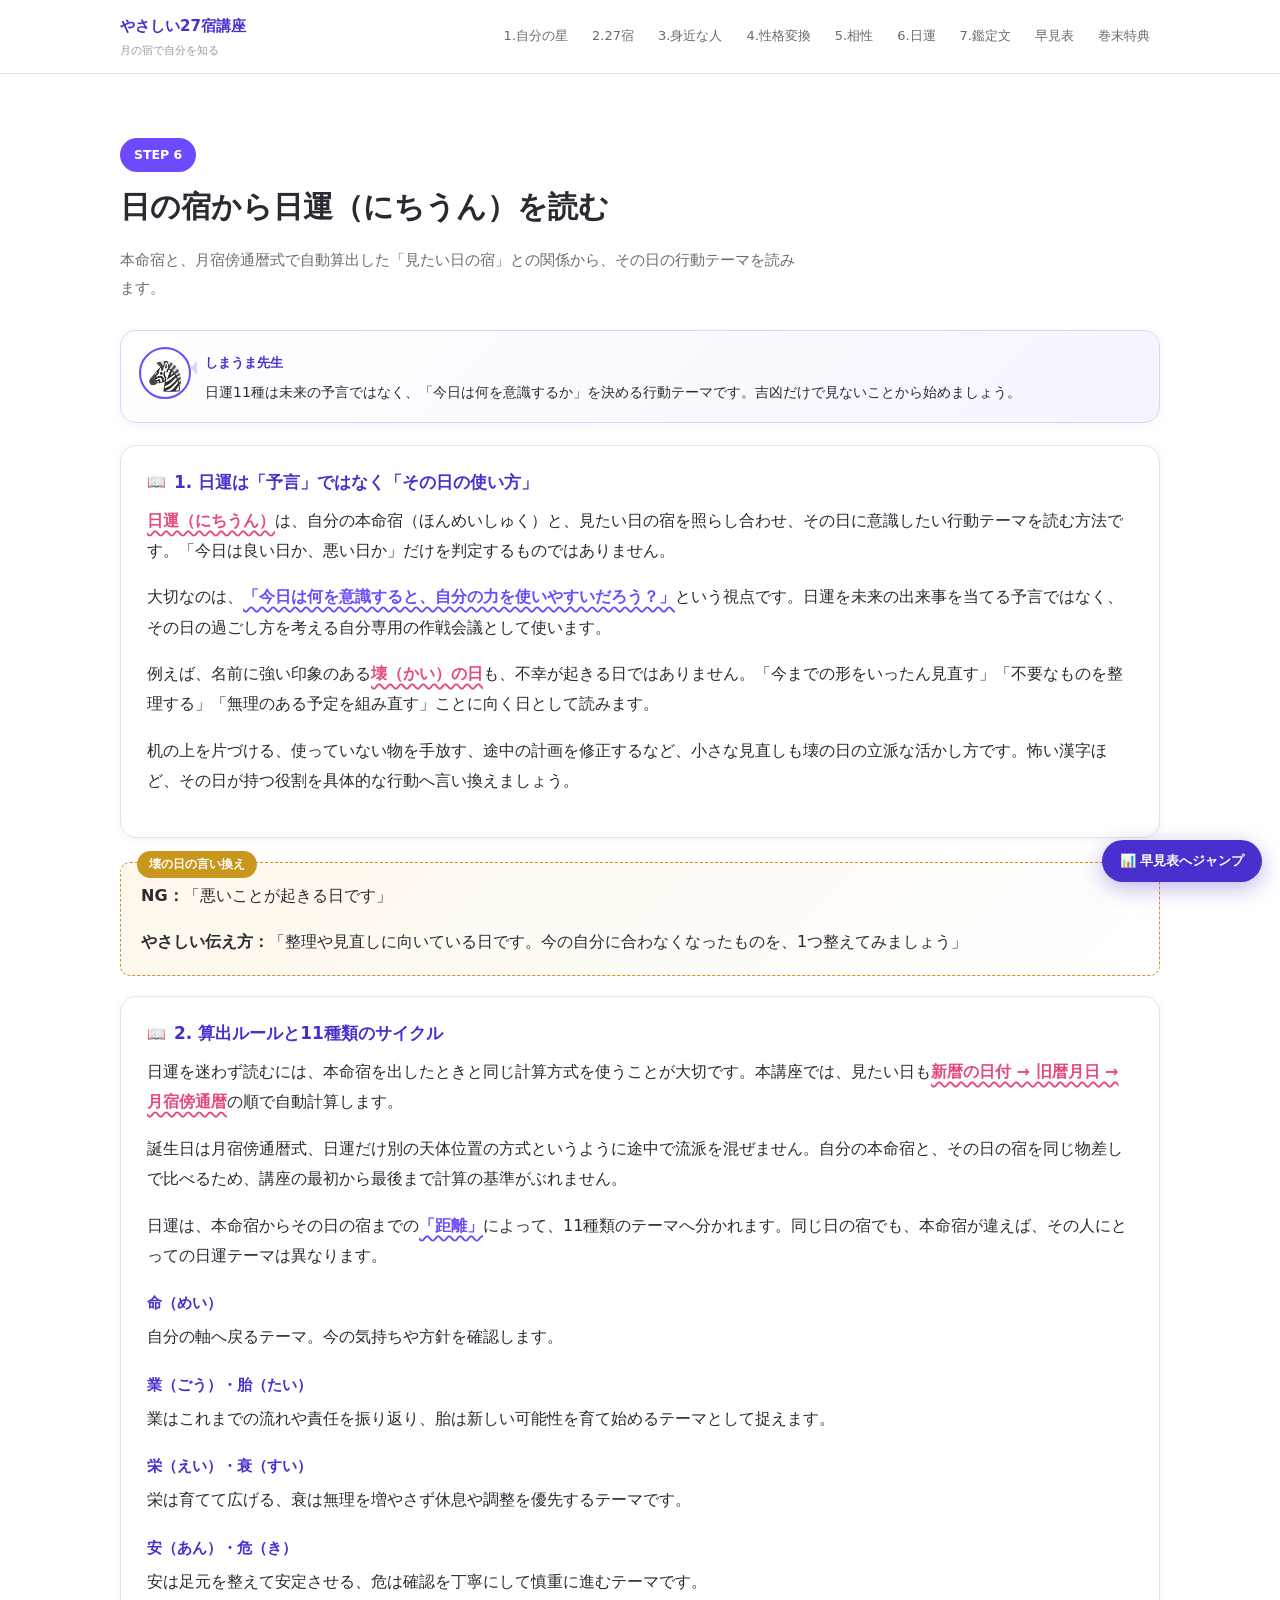
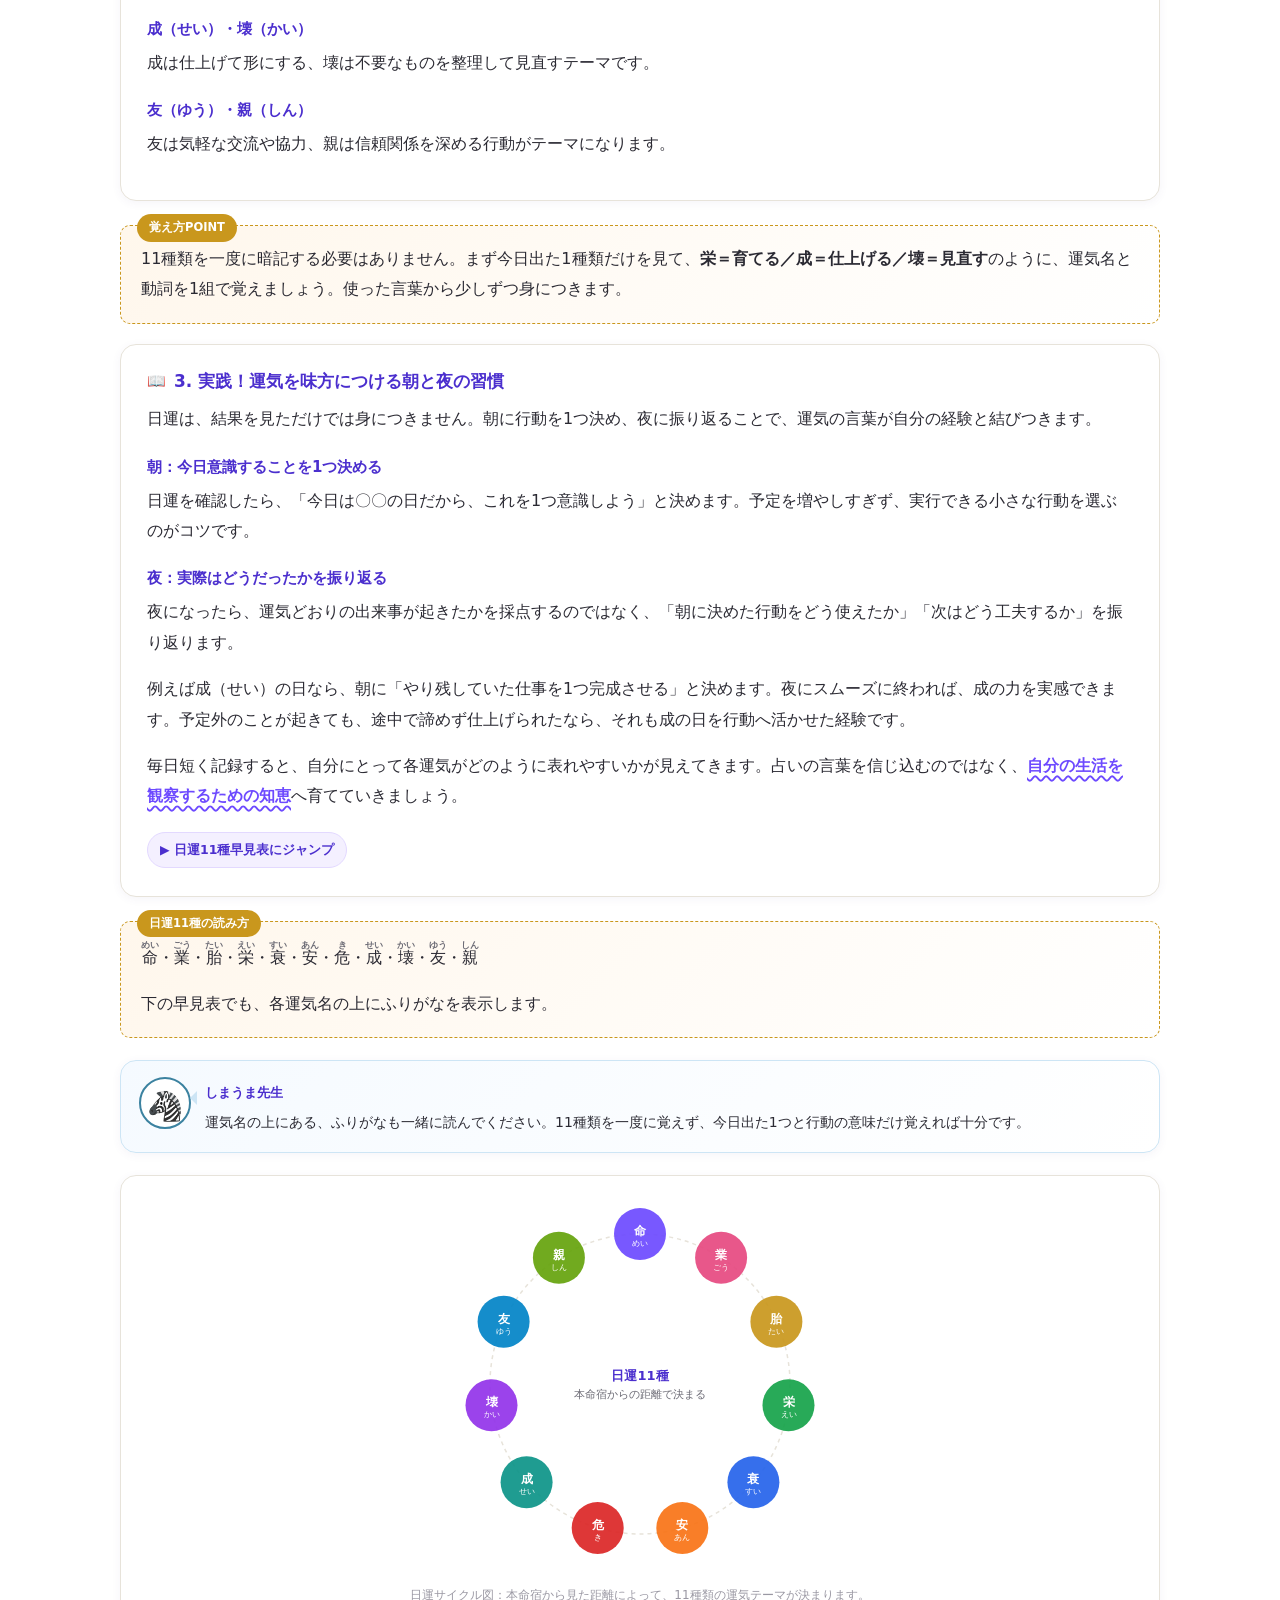
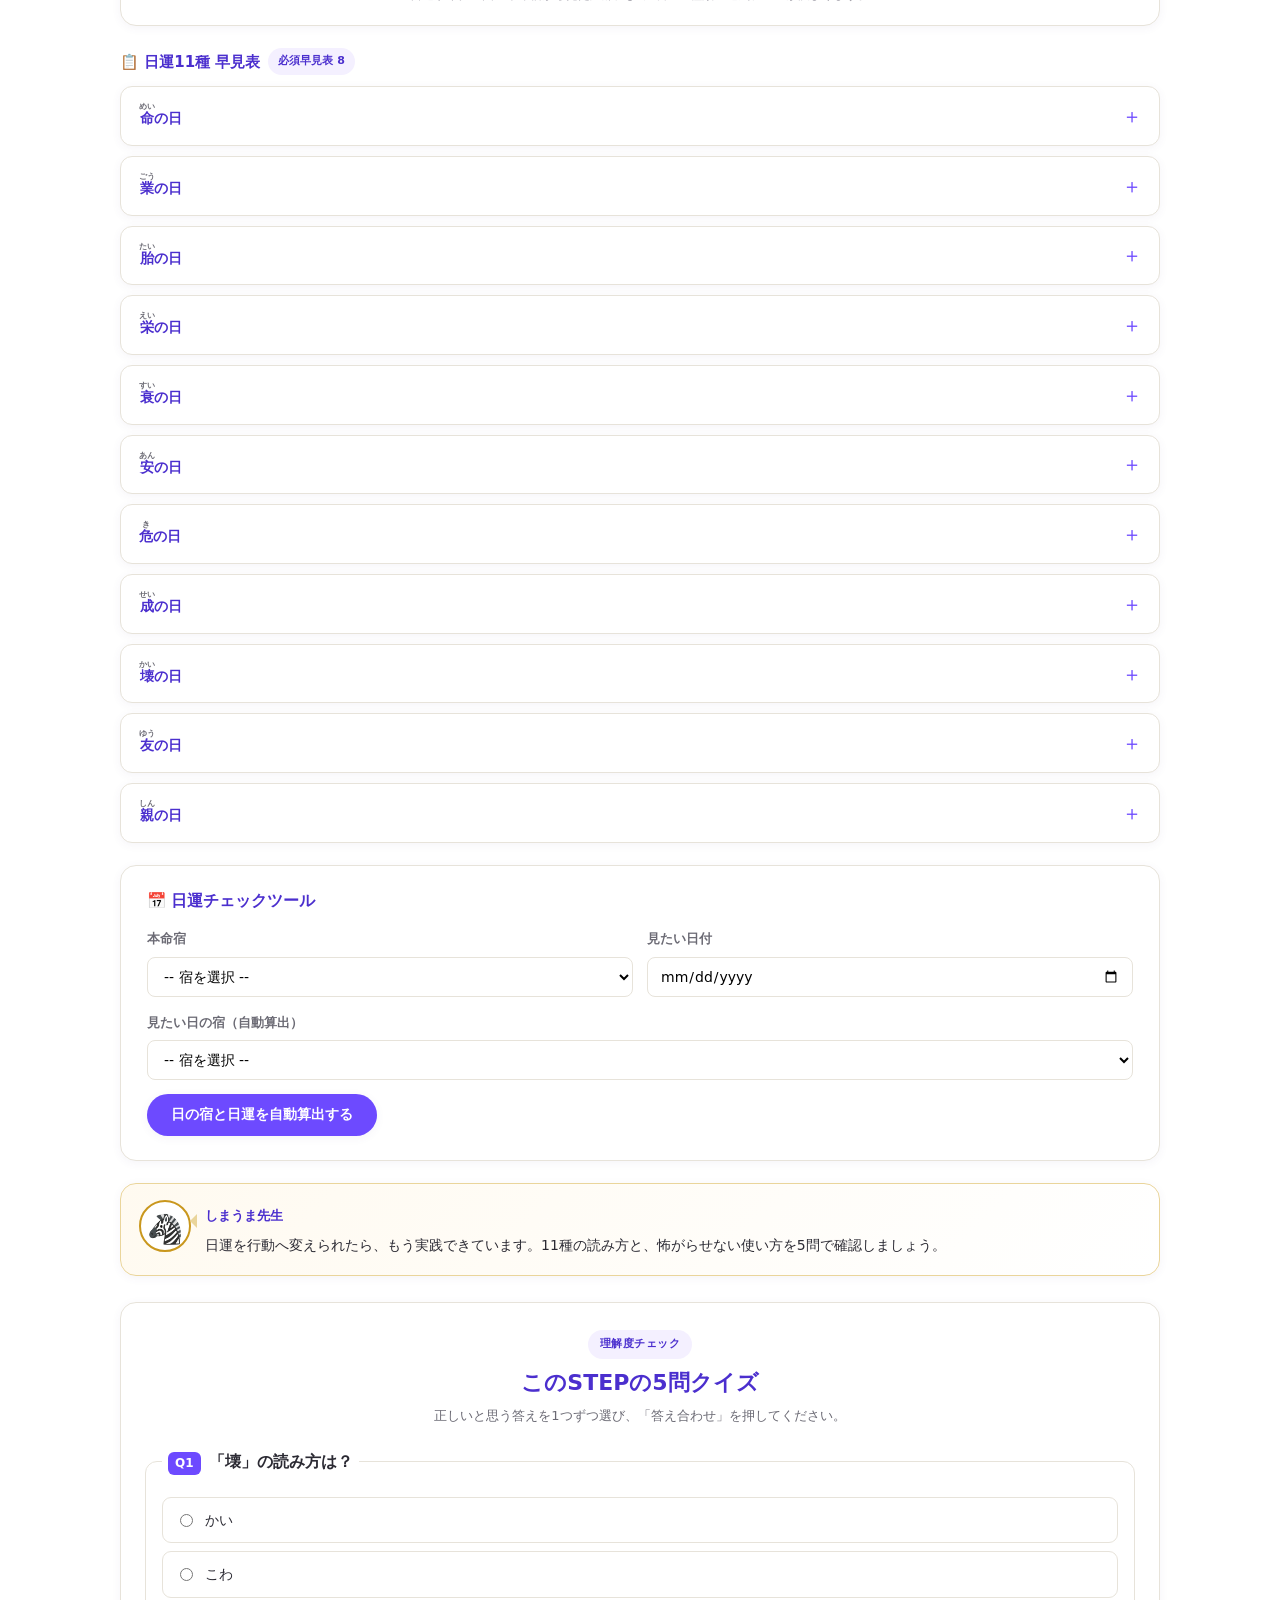
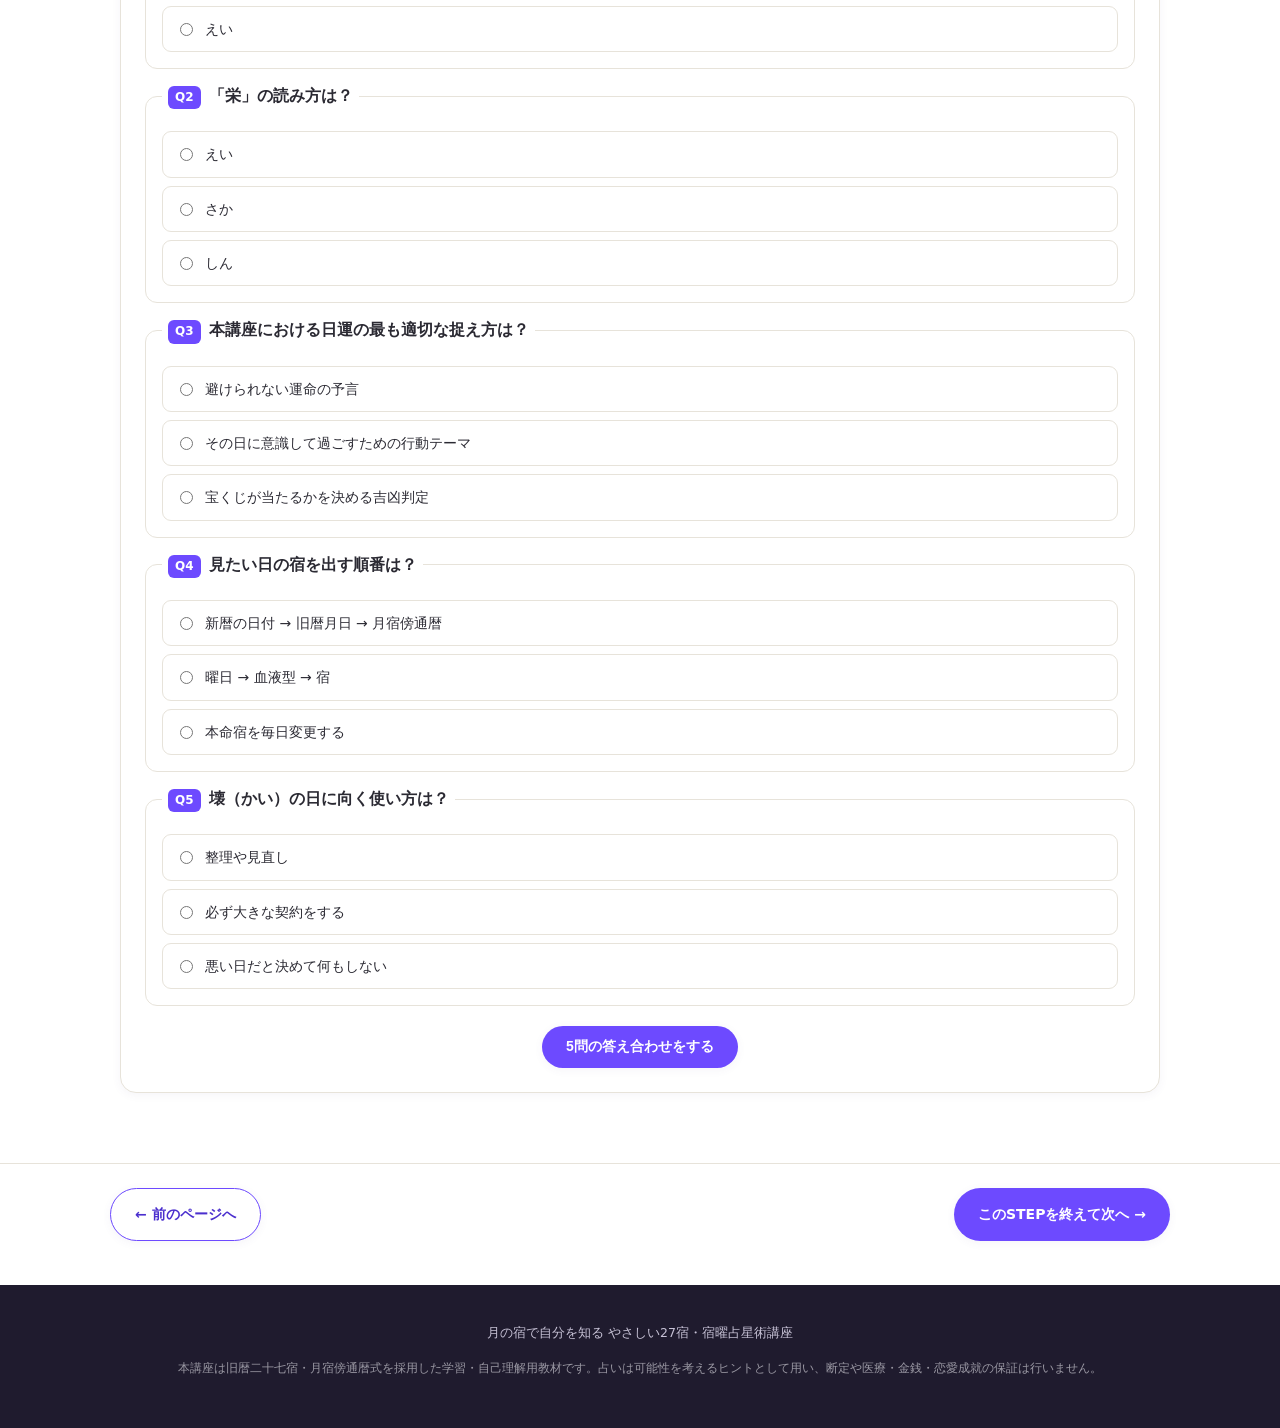
<file: step6.html>
<!DOCTYPE html>
<html lang="ja">
<head>
<meta charset="UTF-8">
<meta name="viewport" content="width=device-width, initial-scale=1.0">
<title>STEP 6 日の宿と日運を読む｜月の宿で自分を知る やさしい27宿・宿曜占星術講座</title>
<meta name="description" content="27宿・本命宿・相性六分類・日運をやさしく読み解き、鑑定文まで作る実践教材">
<link rel="stylesheet" href="css/style.css">
</head>
<body>


<header class="site-header">
  <div class="bar">
    <div class="logo">やさしい27宿講座<small>月の宿で自分を知る</small></div>
    <button class="nav-toggle" aria-label="メニュー">☰ 目次</button>
    <nav class="site-nav">
      <a href="step1.html">1.自分の星</a>
      <a href="step2.html">2.27宿</a>
      <a href="step3.html">3.身近な人</a>
      <a href="step4.html">4.性格変換</a>
      <a href="step5.html">5.相性</a>
      <a href="step6.html">6.日運</a>
      <a href="step7.html">7.鑑定文</a>
      <a href="appendix.html">早見表</a>
      <a href="reports.html">巻末特典</a>
    </nav>
  </div>
</header>
<main>
<section class="step" id="step6">
  <div class="container">
    <div class="step-head">
      <span class="step-no">STEP 6</span>
      <h2>日の宿から日運（にちうん）を読む</h2>
      <p class="lead">本命宿と、月宿傍通暦式で自動算出した「見たい日の宿」との関係から、その日の行動テーマを読みます。</p>
    </div>

    <div class="teacher-callout teacher-start">
      <div class="teacher-avatar" aria-hidden="true">🦓</div>
      <div class="teacher-bubble"><b>しまうま先生</b><p>日運11種は未来の予言ではなく、「今日は何を意識するか」を決める行動テーマです。吉凶だけで見ないことから始めましょう。</p></div>
    </div>

    <div class="lecture">
      <h3>1. 日運は「予言」ではなく「その日の使い方」</h3>
      <p><span class="mark">日運（にちうん）</span>は、自分の本命宿（ほんめいしゅく）と、見たい日の宿を照らし合わせ、その日に意識したい行動テーマを読む方法です。「今日は良い日か、悪い日か」だけを判定するものではありません。</p>
      <p>大切なのは、<span class="mark2">「今日は何を意識すると、自分の力を使いやすいだろう？」</span>という視点です。日運を未来の出来事を当てる予言ではなく、その日の過ごし方を考える自分専用の作戦会議として使います。</p>
      <p>例えば、名前に強い印象のある<span class="mark">壊（かい）の日</span>も、不幸が起きる日ではありません。「今までの形をいったん見直す」「不要なものを整理する」「無理のある予定を組み直す」ことに向く日として読みます。</p>
      <p>机の上を片づける、使っていない物を手放す、途中の計画を修正するなど、小さな見直しも壊の日の立派な活かし方です。怖い漢字ほど、その日が持つ役割を具体的な行動へ言い換えましょう。</p>
    </div>

    <div class="point-box">
      <span class="tag">壊の日の言い換え</span>
      <p><b>NG：</b>「悪いことが起きる日です」</p>
      <p><b>やさしい伝え方：</b>「整理や見直しに向いている日です。今の自分に合わなくなったものを、1つ整えてみましょう」</p>
    </div>

    <div class="lecture">
      <h3>2. 算出ルールと11種類のサイクル</h3>
      <p>日運を迷わず読むには、本命宿を出したときと同じ計算方式を使うことが大切です。本講座では、見たい日も<span class="mark">新暦の日付 → 旧暦月日 → 月宿傍通暦</span>の順で自動計算します。</p>
      <p>誕生日は月宿傍通暦式、日運だけ別の天体位置の方式というように途中で流派を混ぜません。自分の本命宿と、その日の宿を同じ物差しで比べるため、講座の最初から最後まで計算の基準がぶれません。</p>
      <p>日運は、本命宿からその日の宿までの<span class="mark2">「距離」</span>によって、11種類のテーマへ分かれます。同じ日の宿でも、本命宿が違えば、その人にとっての日運テーマは異なります。</p>

      <h4>命（めい）</h4>
      <p>自分の軸へ戻るテーマ。今の気持ちや方針を確認します。</p>

      <h4>業（ごう）・胎（たい）</h4>
      <p>業はこれまでの流れや責任を振り返り、胎は新しい可能性を育て始めるテーマとして捉えます。</p>

      <h4>栄（えい）・衰（すい）</h4>
      <p>栄は育てて広げる、衰は無理を増やさず休息や調整を優先するテーマです。</p>

      <h4>安（あん）・危（き）</h4>
      <p>安は足元を整えて安定させる、危は確認を丁寧にして慎重に進むテーマです。</p>

      <h4>成（せい）・壊（かい）</h4>
      <p>成は仕上げて形にする、壊は不要なものを整理して見直すテーマです。</p>

      <h4>友（ゆう）・親（しん）</h4>
      <p>友は気軽な交流や協力、親は信頼関係を深める行動がテーマになります。</p>
    </div>

    <div class="point-box">
      <span class="tag">覚え方POINT</span>
      <p>11種類を一度に暗記する必要はありません。まず今日出た1種類だけを見て、<b>栄＝育てる／成＝仕上げる／壊＝見直す</b>のように、運気名と動詞を1組で覚えましょう。使った言葉から少しずつ身につきます。</p>
    </div>

    <div class="lecture">
      <h3>3. 実践！運気を味方につける朝と夜の習慣</h3>
      <p>日運は、結果を見ただけでは身につきません。朝に行動を1つ決め、夜に振り返ることで、運気の言葉が自分の経験と結びつきます。</p>

      <h4>朝：今日意識することを1つ決める</h4>
      <p>日運を確認したら、「今日は〇〇の日だから、これを1つ意識しよう」と決めます。予定を増やしすぎず、実行できる小さな行動を選ぶのがコツです。</p>

      <h4>夜：実際はどうだったかを振り返る</h4>
      <p>夜になったら、運気どおりの出来事が起きたかを採点するのではなく、「朝に決めた行動をどう使えたか」「次はどう工夫するか」を振り返ります。</p>

      <p>例えば成（せい）の日なら、朝に「やり残していた仕事を1つ完成させる」と決めます。夜にスムーズに終われば、成の力を実感できます。予定外のことが起きても、途中で諦めず仕上げられたなら、それも成の日を行動へ活かせた経験です。</p>
      <p>毎日短く記録すると、自分にとって各運気がどのように表れやすいかが見えてきます。占いの言葉を信じ込むのではなく、<span class="mark2">自分の生活を観察するための知恵</span>へ育てていきましょう。</p>
      <a class="table-jump" href="step6.html#table-day">▶ 日運11種早見表にジャンプ</a>
    </div>

    <div class="point-box">
      <span class="tag">日運11種の読み方</span>
      <p><ruby>命<rt>めい</rt></ruby>・<ruby>業<rt>ごう</rt></ruby>・<ruby>胎<rt>たい</rt></ruby>・<ruby>栄<rt>えい</rt></ruby>・<ruby>衰<rt>すい</rt></ruby>・<ruby>安<rt>あん</rt></ruby>・<ruby>危<rt>き</rt></ruby>・<ruby>成<rt>せい</rt></ruby>・<ruby>壊<rt>かい</rt></ruby>・<ruby>友<rt>ゆう</rt></ruby>・<ruby>親<rt>しん</rt></ruby></p>
      <p>下の早見表でも、各運気名の上にふりがなを表示します。</p>
    </div>

    <div class="teacher-callout teacher-middle">
      <div class="teacher-avatar" aria-hidden="true">🦓</div>
      <div class="teacher-bubble"><b>しまうま先生</b><p>運気名の上にある、ふりがなも一緒に読んでください。11種類を一度に覚えず、今日出た1つと行動の意味だけ覚えれば十分です。</p></div>
    </div>

    <div class="svg-frame">
      <div id="day-cycle-wheel" style="display:flex;justify-content:center;"></div>
      <div class="cap">日運サイクル図：本命宿から見た距離によって、11種類の運気テーマが決まります。</div>
    </div>

    <div class="table-wrap" id="table-day">
      <div class="table-title">📋 日運11種 早見表 <span class="badge">必須早見表 8</span></div>
      <div class="table-scroll">
        <table id="day-fortune-table" class="to-card wide">
          <thead><tr><th>運気</th><th>テーマ</th><th>向いている行動</th><th>注意点</th><th>恋愛</th><th>仕事</th><th>鑑定文例</th></tr></thead>
          <tbody></tbody>
        </table>
      </div>
    </div>

    <div class="tool-box">
      <h4>📅 日運チェックツール</h4>
      <div class="form-row">
        <div class="field"><label>本命宿</label><select id="day-honmei"></select></div>
        <div class="field"><label>見たい日付</label><input type="date" id="day-date"></div>
      </div>
      <div class="form-row">
        <div class="field"><label>見たい日の宿（自動算出）</label><select id="day-today"></select></div>
      </div>
      <button class="btn" id="day-submit">日の宿と日運を自動算出する</button>
      <div class="result-box" id="day-result"></div>
    </div>

    <div class="teacher-callout teacher-last">
      <div class="teacher-avatar" aria-hidden="true">🦓</div>
      <div class="teacher-bubble"><b>しまうま先生</b><p>日運を行動へ変えられたら、もう実践できています。11種の読み方と、怖がらせない使い方を5問で確認しましょう。</p></div>
    </div>

    <section class="step-quiz" data-step-quiz="step6"></section>
  </div>
</section>
<nav class="step-pager no-print" aria-label="STEPページ移動"><a class="btn ghost" href="step5.html">← 前のページへ</a><a class="btn" href="step7.html">このSTEPを終えて次へ →</a></nav>
</main>
<footer>
  <div class="container">
    <p>月の宿で自分を知る やさしい27宿・宿曜占星術講座</p>
    <p class="small-note">本講座は旧暦二十七宿・月宿傍通暦式を採用した学習・自己理解用教材です。占いは可能性を考えるヒントとして用い、断定や医療・金銭・恋愛成就の保証は行いません。</p>
  </div>
</footer>
<div class="jump-fab no-print">
  <div class="jump-menu" id="jump-menu">
    <a href="step2.html#table-basic">① 27宿基本早見表</a>
    <a href="step2.html#shuku-card-grid">27宿SVGカード</a>
    <a href="step1.html#my-star-first">② 自分の本命宿フォーム</a>
    <a href="step4.html#table-detail">③④⑤ 27宿詳細早見表</a>
    <a href="step5.html#table-relation">⑥ 相性六分類早見表</a>
    <a href="step5.html#matrix-section">⑦ 相性マトリクス</a>
    <a href="step6.html#table-day">⑧ 日運11種早見表</a>
    <a href="appendix.html#ng-section">⑨⑩ NG表現集・言い換え辞典</a>
    <a href="reports.html">巻末特典：鑑定書テンプレート</a>
  </div>
  <button class="jump-fab-btn" id="jump-fab-btn">📊 早見表へジャンプ</button>
</div>
<script src="js/data.js"></script>
<script src="js/app.js"></script>
</body>
</html>
</file>
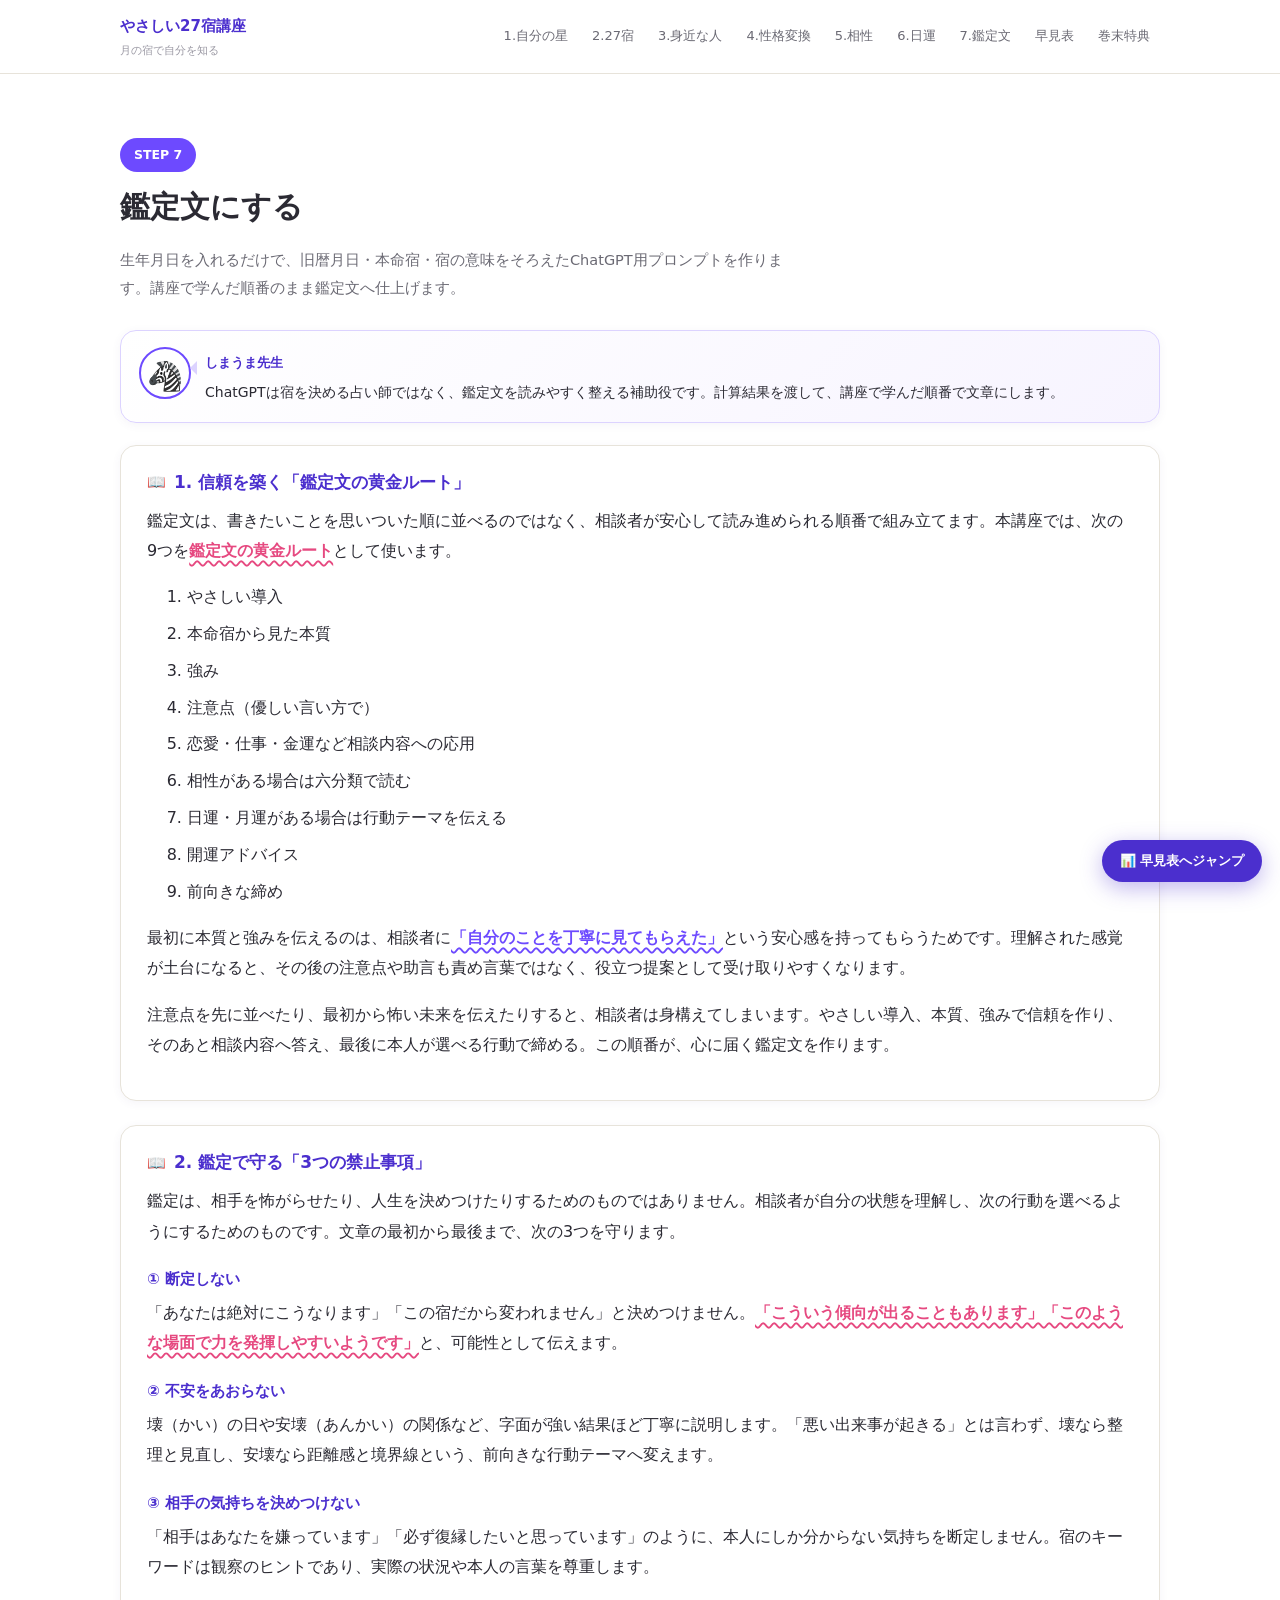
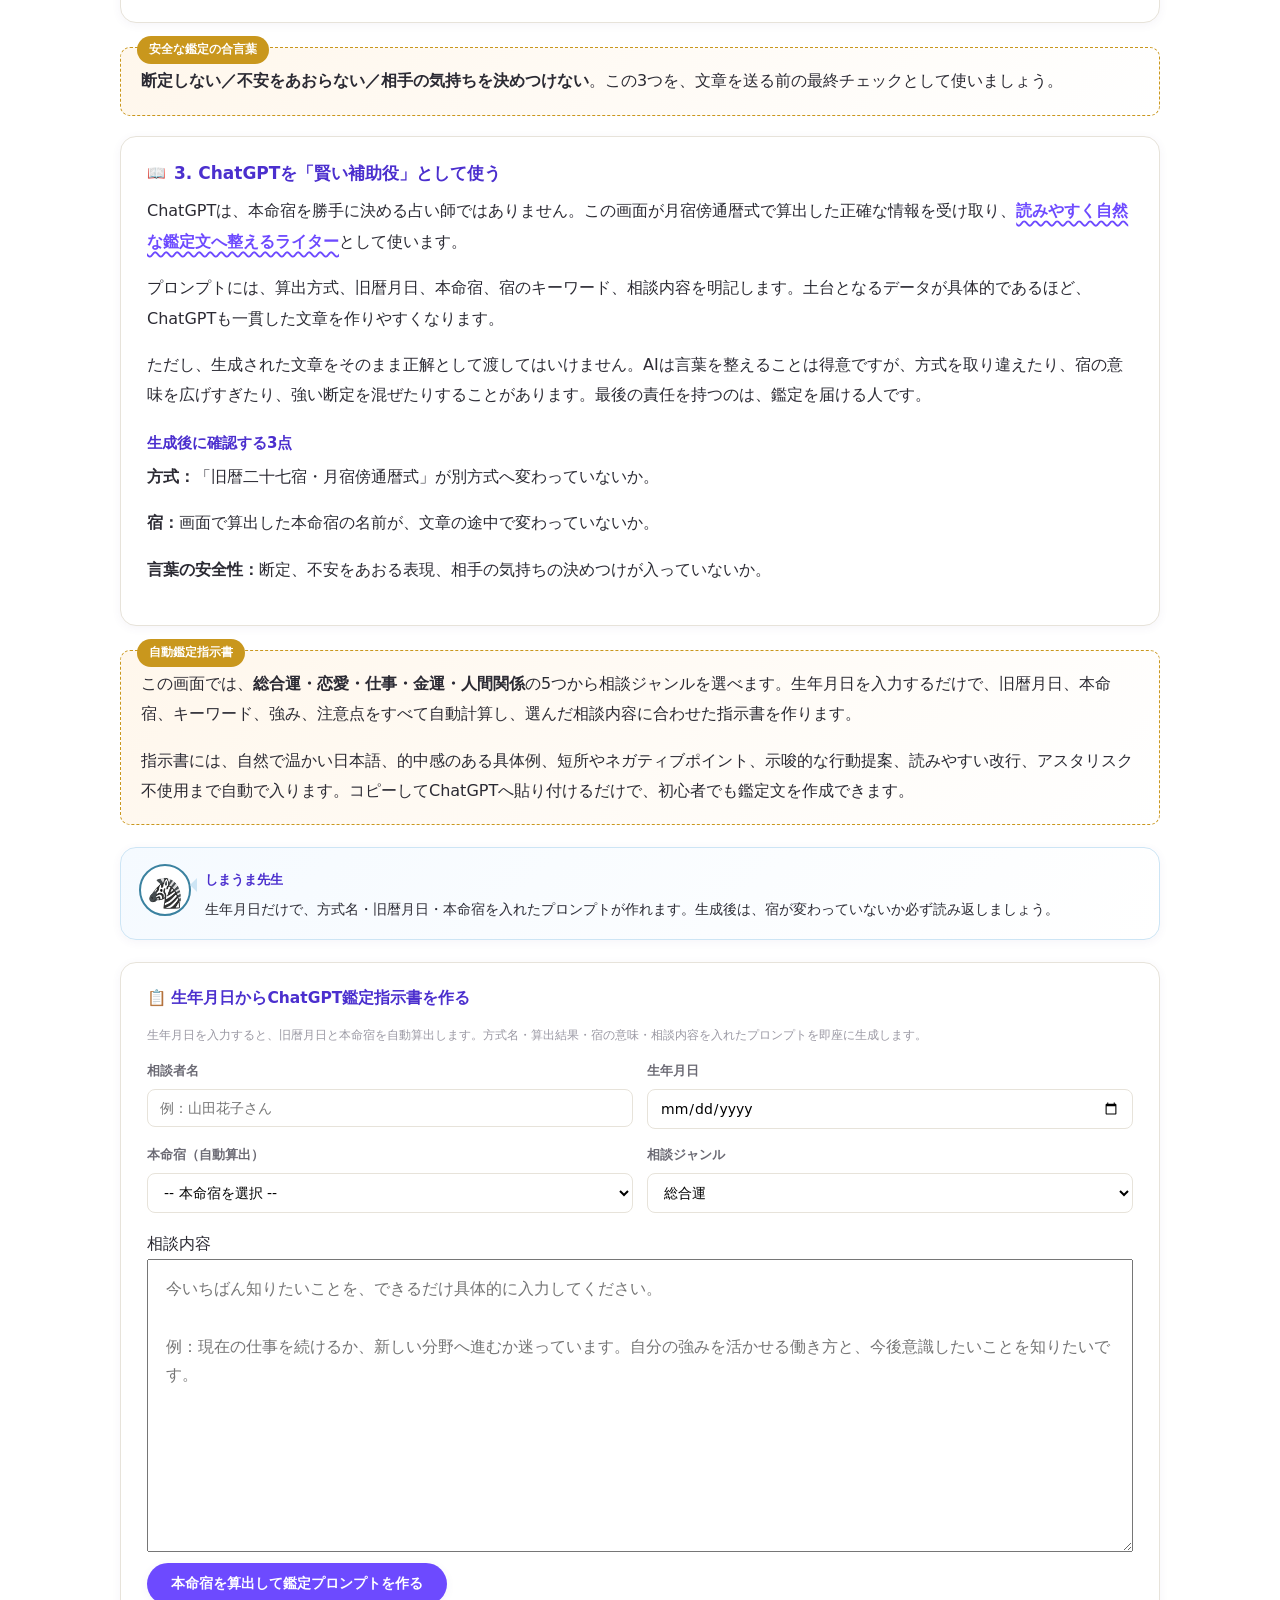
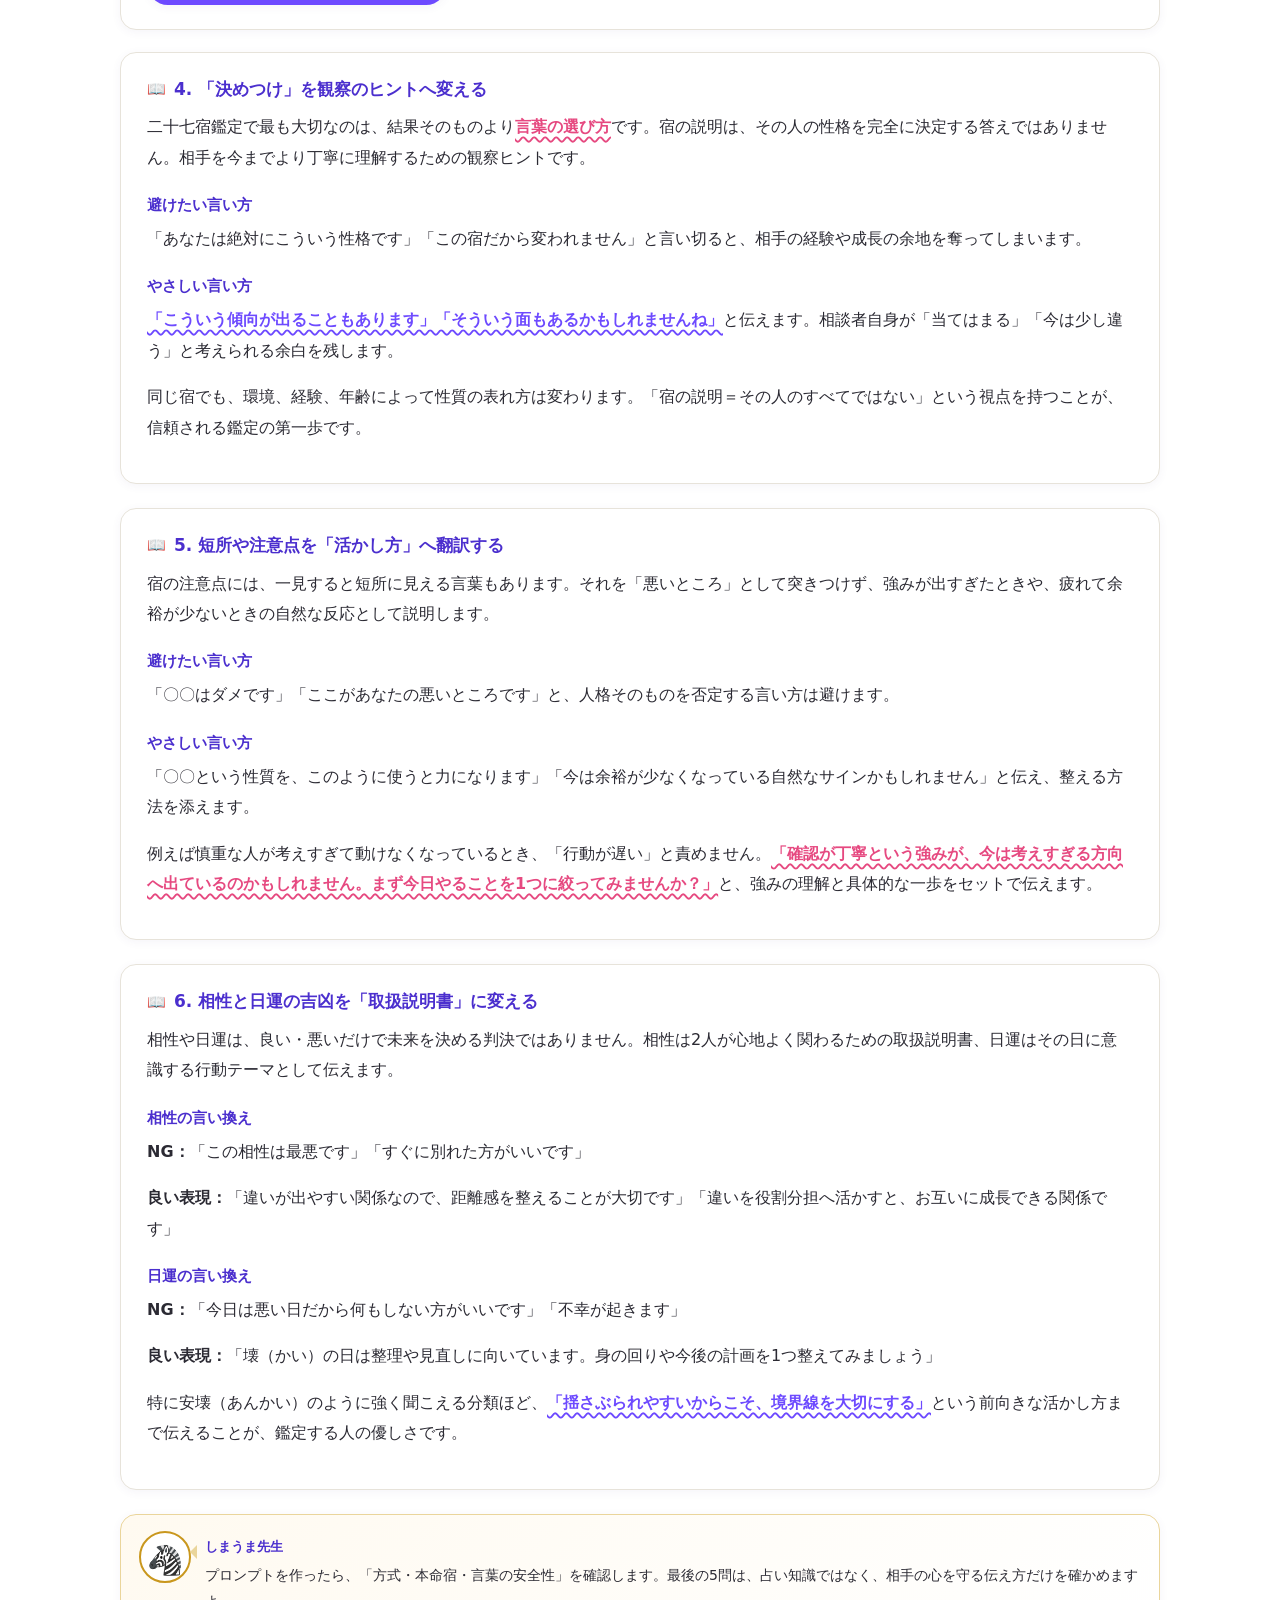
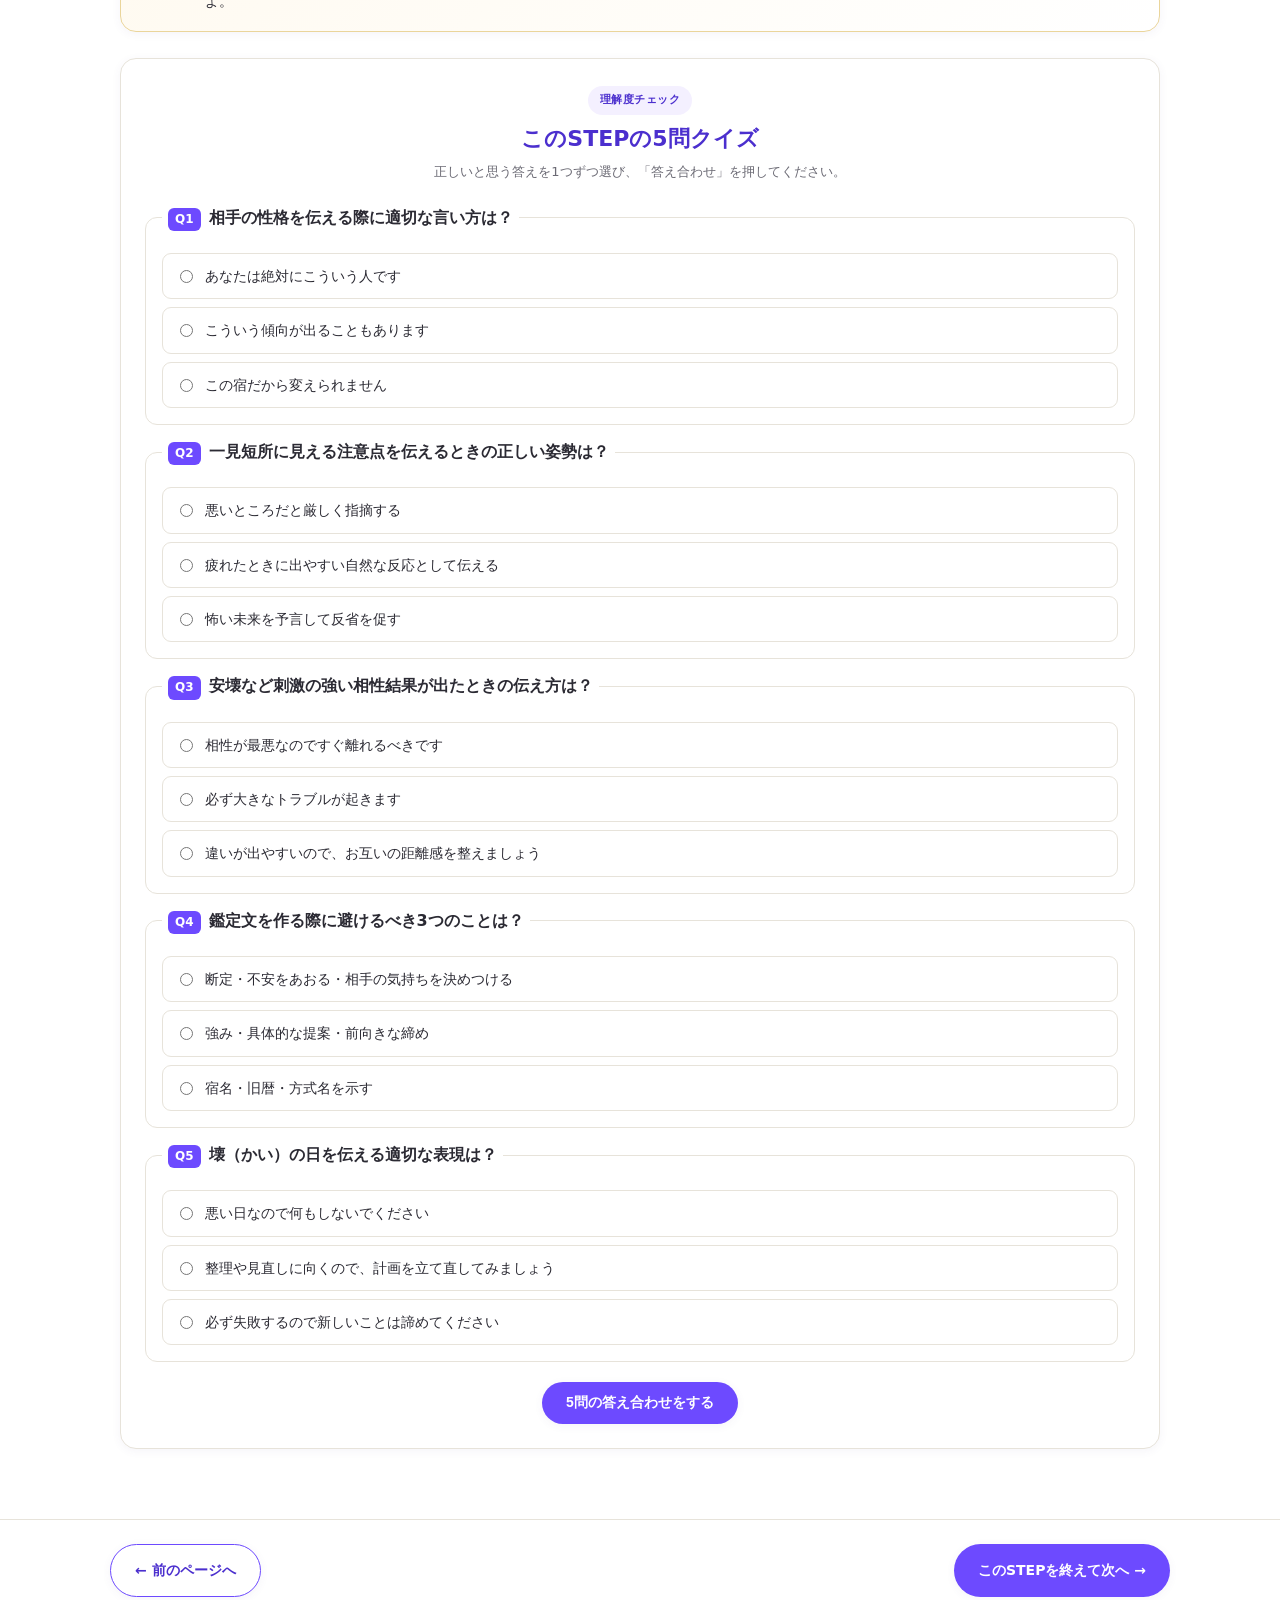
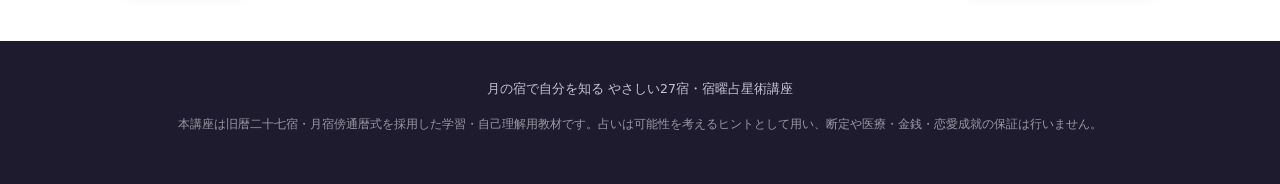
<file: step7.html>
<!DOCTYPE html>
<html lang="ja">
<head>
<meta charset="UTF-8">
<meta name="viewport" content="width=device-width, initial-scale=1.0">
<title>STEP 7 ChatGPTで鑑定文にする｜月の宿で自分を知る やさしい27宿・宿曜占星術講座</title>
<meta name="description" content="27宿・本命宿・相性六分類・日運をやさしく読み解き、鑑定文まで作る実践教材">
<link rel="stylesheet" href="css/style.css">
</head>
<body>


<header class="site-header">
  <div class="bar">
    <div class="logo">やさしい27宿講座<small>月の宿で自分を知る</small></div>
    <button class="nav-toggle" aria-label="メニュー">☰ 目次</button>
    <nav class="site-nav">
      <a href="step1.html">1.自分の星</a>
      <a href="step2.html">2.27宿</a>
      <a href="step3.html">3.身近な人</a>
      <a href="step4.html">4.性格変換</a>
      <a href="step5.html">5.相性</a>
      <a href="step6.html">6.日運</a>
      <a href="step7.html">7.鑑定文</a>
      <a href="appendix.html">早見表</a>
      <a href="reports.html">巻末特典</a>
    </nav>
  </div>
</header>
<main>
<section class="step" id="step7">
  <div class="container">
    <div class="step-head">
      <span class="step-no">STEP 7</span>
      <h2>鑑定文にする</h2>
      <p class="lead">生年月日を入れるだけで、旧暦月日・本命宿・宿の意味をそろえたChatGPT用プロンプトを作ります。講座で学んだ順番のまま鑑定文へ仕上げます。</p>
    </div>

    <div class="teacher-callout teacher-start">
      <div class="teacher-avatar" aria-hidden="true">🦓</div>
      <div class="teacher-bubble"><b>しまうま先生</b><p>ChatGPTは宿を決める占い師ではなく、鑑定文を読みやすく整える補助役です。計算結果を渡して、講座で学んだ順番で文章にします。</p></div>
    </div>

    <div class="lecture">
      <h3>1. 信頼を築く「鑑定文の黄金ルート」</h3>
      <p>鑑定文は、書きたいことを思いついた順に並べるのではなく、相談者が安心して読み進められる順番で組み立てます。本講座では、次の9つを<span class="mark">鑑定文の黄金ルート</span>として使います。</p>
      <ol>
        <li>やさしい導入</li>
        <li>本命宿から見た本質</li>
        <li>強み</li>
        <li>注意点（優しい言い方で）</li>
        <li>恋愛・仕事・金運など相談内容への応用</li>
        <li>相性がある場合は六分類で読む</li>
        <li>日運・月運がある場合は行動テーマを伝える</li>
        <li>開運アドバイス</li>
        <li>前向きな締め</li>
      </ol>
      <p>最初に本質と強みを伝えるのは、相談者に<span class="mark2">「自分のことを丁寧に見てもらえた」</span>という安心感を持ってもらうためです。理解された感覚が土台になると、その後の注意点や助言も責め言葉ではなく、役立つ提案として受け取りやすくなります。</p>
      <p>注意点を先に並べたり、最初から怖い未来を伝えたりすると、相談者は身構えてしまいます。やさしい導入、本質、強みで信頼を作り、そのあと相談内容へ答え、最後に本人が選べる行動で締める。この順番が、心に届く鑑定文を作ります。</p>
    </div>

    <div class="lecture">
      <h3>2. 鑑定で守る「3つの禁止事項」</h3>
      <p>鑑定は、相手を怖がらせたり、人生を決めつけたりするためのものではありません。相談者が自分の状態を理解し、次の行動を選べるようにするためのものです。文章の最初から最後まで、次の3つを守ります。</p>

      <h4>① 断定しない</h4>
      <p>「あなたは絶対にこうなります」「この宿だから変われません」と決めつけません。<span class="mark">「こういう傾向が出ることもあります」「このような場面で力を発揮しやすいようです」</span>と、可能性として伝えます。</p>

      <h4>② 不安をあおらない</h4>
      <p>壊（かい）の日や安壊（あんかい）の関係など、字面が強い結果ほど丁寧に説明します。「悪い出来事が起きる」とは言わず、壊なら整理と見直し、安壊なら距離感と境界線という、前向きな行動テーマへ変えます。</p>

      <h4>③ 相手の気持ちを決めつけない</h4>
      <p>「相手はあなたを嫌っています」「必ず復縁したいと思っています」のように、本人にしか分からない気持ちを断定しません。宿のキーワードは観察のヒントであり、実際の状況や本人の言葉を尊重します。</p>
    </div>

    <div class="point-box">
      <span class="tag">安全な鑑定の合言葉</span>
      <p><b>断定しない／不安をあおらない／相手の気持ちを決めつけない</b>。この3つを、文章を送る前の最終チェックとして使いましょう。</p>
    </div>

    <div class="lecture">
      <h3>3. ChatGPTを「賢い補助役」として使う</h3>
      <p>ChatGPTは、本命宿を勝手に決める占い師ではありません。この画面が月宿傍通暦式で算出した正確な情報を受け取り、<span class="mark2">読みやすく自然な鑑定文へ整えるライター</span>として使います。</p>
      <p>プロンプトには、算出方式、旧暦月日、本命宿、宿のキーワード、相談内容を明記します。土台となるデータが具体的であるほど、ChatGPTも一貫した文章を作りやすくなります。</p>
      <p>ただし、生成された文章をそのまま正解として渡してはいけません。AIは言葉を整えることは得意ですが、方式を取り違えたり、宿の意味を広げすぎたり、強い断定を混ぜたりすることがあります。最後の責任を持つのは、鑑定を届ける人です。</p>

      <h4>生成後に確認する3点</h4>
      <p><b>方式：</b>「旧暦二十七宿・月宿傍通暦式」が別方式へ変わっていないか。</p>
      <p><b>宿：</b>画面で算出した本命宿の名前が、文章の途中で変わっていないか。</p>
      <p><b>言葉の安全性：</b>断定、不安をあおる表現、相手の気持ちの決めつけが入っていないか。</p>
    </div>

    <div class="point-box">
      <span class="tag">自動鑑定指示書</span>
      <p>この画面では、<b>総合運・恋愛・仕事・金運・人間関係</b>の5つから相談ジャンルを選べます。生年月日を入力するだけで、旧暦月日、本命宿、キーワード、強み、注意点をすべて自動計算し、選んだ相談内容に合わせた指示書を作ります。</p>
      <p>指示書には、自然で温かい日本語、的中感のある具体例、短所やネガティブポイント、示唆的な行動提案、読みやすい改行、アスタリスク不使用まで自動で入ります。コピーしてChatGPTへ貼り付けるだけで、初心者でも鑑定文を作成できます。</p>
    </div>

    <div class="teacher-callout teacher-middle">
      <div class="teacher-avatar" aria-hidden="true">🦓</div>
      <div class="teacher-bubble"><b>しまうま先生</b><p>生年月日だけで、方式名・旧暦月日・本命宿を入れたプロンプトが作れます。生成後は、宿が変わっていないか必ず読み返しましょう。</p></div>
    </div>

    <div class="tool-box prompt-builder">
      <h4>📋 生年月日からChatGPT鑑定指示書を作る</h4>
      <p class="small-note">生年月日を入力すると、旧暦月日と本命宿を自動算出します。方式名・算出結果・宿の意味・相談内容を入れたプロンプトを即座に生成します。</p>
      <div class="form-row">
        <div class="field"><label>相談者名</label><input type="text" id="prompt-name" placeholder="例：山田花子さん"></div>
        <div class="field"><label>生年月日</label><input type="date" id="prompt-birth"></div>
      </div>
      <div class="form-row">
        <div class="field"><label>本命宿（自動算出）</label><select id="prompt-honmei"></select></div>
        <div class="field"><label>相談ジャンル</label><select id="prompt-genre"><option>総合運</option><option>恋愛</option><option>仕事</option><option>金運</option><option>人間関係</option></select></div>
      </div>
      <div class="field prompt-question-field"><label>相談内容</label><textarea id="prompt-question" rows="9" placeholder="今いちばん知りたいことを、できるだけ具体的に入力してください。&#10;&#10;例：現在の仕事を続けるか、新しい分野へ進むか迷っています。自分の強みを活かせる働き方と、今後意識したいことを知りたいです。"></textarea></div>
      <button class="btn" id="prompt-generate">本命宿を算出して鑑定プロンプトを作る</button>
      <div class="result-box" id="prompt-error"></div>
    </div>

    <div class="prompt-box" id="main-prompt-box" hidden>
      <div class="p-title">📋 ChatGPTプロンプト（鑑定文作成用）</div>
      <pre id="prompt-main"></pre>
      <button class="btn copy" data-copy="prompt-main">📋 プロンプトをコピーする</button>
    </div>

    <div class="lecture">
      <h3>4. 「決めつけ」を観察のヒントへ変える</h3>
      <p>二十七宿鑑定で最も大切なのは、結果そのものより<span class="mark">言葉の選び方</span>です。宿の説明は、その人の性格を完全に決定する答えではありません。相手を今までより丁寧に理解するための観察ヒントです。</p>

      <h4>避けたい言い方</h4>
      <p>「あなたは絶対にこういう性格です」「この宿だから変われません」と言い切ると、相手の経験や成長の余地を奪ってしまいます。</p>

      <h4>やさしい言い方</h4>
      <p><span class="mark2">「こういう傾向が出ることもあります」「そういう面もあるかもしれませんね」</span>と伝えます。相談者自身が「当てはまる」「今は少し違う」と考えられる余白を残します。</p>

      <p>同じ宿でも、環境、経験、年齢によって性質の表れ方は変わります。「宿の説明＝その人のすべてではない」という視点を持つことが、信頼される鑑定の第一歩です。</p>
    </div>

    <div class="lecture">
      <h3>5. 短所や注意点を「活かし方」へ翻訳する</h3>
      <p>宿の注意点には、一見すると短所に見える言葉もあります。それを「悪いところ」として突きつけず、強みが出すぎたときや、疲れて余裕が少ないときの自然な反応として説明します。</p>

      <h4>避けたい言い方</h4>
      <p>「〇〇はダメです」「ここがあなたの悪いところです」と、人格そのものを否定する言い方は避けます。</p>

      <h4>やさしい言い方</h4>
      <p>「〇〇という性質を、このように使うと力になります」「今は余裕が少なくなっている自然なサインかもしれません」と伝え、整える方法を添えます。</p>

      <p>例えば慎重な人が考えすぎて動けなくなっているとき、「行動が遅い」と責めません。<span class="mark">「確認が丁寧という強みが、今は考えすぎる方向へ出ているのかもしれません。まず今日やることを1つに絞ってみませんか？」</span>と、強みの理解と具体的な一歩をセットで伝えます。</p>
    </div>

    <div class="lecture">
      <h3>6. 相性と日運の吉凶を「取扱説明書」に変える</h3>
      <p>相性や日運は、良い・悪いだけで未来を決める判決ではありません。相性は2人が心地よく関わるための取扱説明書、日運はその日に意識する行動テーマとして伝えます。</p>

      <h4>相性の言い換え</h4>
      <p><b>NG：</b>「この相性は最悪です」「すぐに別れた方がいいです」</p>
      <p><b>良い表現：</b>「違いが出やすい関係なので、距離感を整えることが大切です」「違いを役割分担へ活かすと、お互いに成長できる関係です」</p>

      <h4>日運の言い換え</h4>
      <p><b>NG：</b>「今日は悪い日だから何もしない方がいいです」「不幸が起きます」</p>
      <p><b>良い表現：</b>「壊（かい）の日は整理や見直しに向いています。身の回りや今後の計画を1つ整えてみましょう」</p>

      <p>特に安壊（あんかい）のように強く聞こえる分類ほど、<span class="mark2">「揺さぶられやすいからこそ、境界線を大切にする」</span>という前向きな活かし方まで伝えることが、鑑定する人の優しさです。</p>
    </div>

    <div class="teacher-callout teacher-last">
      <div class="teacher-avatar" aria-hidden="true">🦓</div>
      <div class="teacher-bubble"><b>しまうま先生</b><p>プロンプトを作ったら、「方式・本命宿・言葉の安全性」を確認します。最後の5問は、占い知識ではなく、相手の心を守る伝え方だけを確かめますよ。</p></div>
    </div>

    <section class="step-quiz" data-step-quiz="step7"></section>
  </div>
</section>
<nav class="step-pager no-print" aria-label="STEPページ移動"><a class="btn ghost" href="step6.html">← 前のページへ</a><a class="btn" href="appendix.html">このSTEPを終えて次へ →</a></nav>
</main>
<footer>
  <div class="container">
    <p>月の宿で自分を知る やさしい27宿・宿曜占星術講座</p>
    <p class="small-note">本講座は旧暦二十七宿・月宿傍通暦式を採用した学習・自己理解用教材です。占いは可能性を考えるヒントとして用い、断定や医療・金銭・恋愛成就の保証は行いません。</p>
  </div>
</footer>
<div class="jump-fab no-print">
  <div class="jump-menu" id="jump-menu">
    <a href="step2.html#table-basic">① 27宿基本早見表</a>
    <a href="step2.html#shuku-card-grid">27宿SVGカード</a>
    <a href="step1.html#my-star-first">② 自分の本命宿フォーム</a>
    <a href="step4.html#table-detail">③④⑤ 27宿詳細早見表</a>
    <a href="step5.html#table-relation">⑥ 相性六分類早見表</a>
    <a href="step5.html#matrix-section">⑦ 相性マトリクス</a>
    <a href="step6.html#table-day">⑧ 日運11種早見表</a>
    <a href="appendix.html#ng-section">⑨⑩ NG表現集・言い換え辞典</a>
    <a href="reports.html">巻末特典：鑑定書テンプレート</a>
  </div>
  <button class="jump-fab-btn" id="jump-fab-btn">📊 早見表へジャンプ</button>
</div>
<script src="js/data.js"></script>
<script src="js/app.js"></script>
</body>
</html>
</file>
<file: css/style.css>
/* =========================================================================
   宿曜占星術 完全版教材 — スタイルシート
   背景：ホワイト基調 / 重要語句：色文字＋波線 / スマホ対応 / 印刷対応
   ========================================================================= */

:root{
  --bg:            #ffffff;
  --bg-soft:       #f8f7f4;
  --bg-card:       #ffffff;
  --bg-accent:     #f4f0ff;
  --border:        #e7e3da;
  --text:          #2b2a33;
  --text-soft:     #6b6a74;
  --text-faint:    #9a98a3;

  --purple:        #6d4aff;
  --purple-deep:   #4b2fce;
  --pink:          #e64980;
  --gold:          #c9971d;
  --green:         #16a34a;
  --blue:          #2563eb;
  --orange:        #f97316;
  --red:           #dc2626;

  --mark:          var(--pink);
  --mark2:         var(--purple);

  --radius:        16px;
  --radius-sm:     10px;
  --shadow:        0 4px 20px rgba(80, 60, 140, 0.08);
  --shadow-sm:     0 2px 10px rgba(80, 60, 140, 0.06);

  --font: "Hiragino Sans", "Hiragino Kaku Gothic ProN", "Yu Gothic", "Noto Sans JP", "Meiryo", system-ui, sans-serif;
}

*{ box-sizing:border-box; }
html{ scroll-behavior:smooth; }
body{
  margin:0;
  font-family:var(--font);
  background:var(--bg);
  color:var(--text);
  line-height:1.9;
  font-size:16px;
  -webkit-font-smoothing:antialiased;
}
img,svg{ max-width:100%; display:block; }
a{ color:var(--purple-deep); }
h1,h2,h3,h4{ line-height:1.5; margin:0 0 .6em; }
p{ margin:0 0 1em; }
ul{ margin:0 0 1em; padding-left:1.4em; }
li{ margin-bottom:.4em; }

.container{ max-width:1080px; margin:0 auto; padding:0 20px; }

/* ---------- 重要ポイント：色文字＋波線 ---------- */
.mark{
  color:var(--mark);
  font-weight:700;
  text-decoration:underline;
  text-decoration-style:wavy;
  text-decoration-color:var(--mark);
  text-underline-offset:4px;
  text-decoration-thickness:2px;
}
.mark2{
  color:var(--mark2);
  font-weight:700;
  text-decoration:underline;
  text-decoration-style:wavy;
  text-decoration-color:var(--mark2);
  text-underline-offset:4px;
  text-decoration-thickness:2px;
}
.mark-gold{
  color:var(--gold);
  font-weight:700;
  text-decoration:underline;
  text-decoration-style:wavy;
  text-decoration-color:var(--gold);
  text-underline-offset:4px;
}

/* ---------- ヘッダー / ナビ ---------- */
.site-header{
  position:sticky; top:0; z-index:100;
  background:rgba(255,255,255,0.92);
  backdrop-filter:blur(8px);
  border-bottom:1px solid var(--border);
}
.site-header .bar{
  display:flex; align-items:center; justify-content:space-between;
  padding:12px 20px; max-width:1080px; margin:0 auto; gap:12px;
}
.site-header .logo{ font-weight:800; color:var(--purple-deep); font-size:15px; }
.site-header .logo small{ display:block; font-weight:500; color:var(--text-faint); font-size:11px; }
.nav-toggle{
  display:none; border:1px solid var(--border); background:#fff; border-radius:8px;
  padding:8px 12px; font-size:14px; cursor:pointer; color:var(--purple-deep);
}
.site-nav{ display:flex; gap:4px; flex-wrap:wrap; font-size:13px; }
.site-nav a{
  text-decoration:none; color:var(--text-soft); padding:6px 10px; border-radius:20px; white-space:nowrap;
}
.site-nav a:hover{ background:var(--bg-accent); color:var(--purple-deep); }

/* ---------- ファーストビュー ---------- */
.hero{
  background:
    radial-gradient(circle at 15% 20%, rgba(109,74,255,0.10), transparent 45%),
    radial-gradient(circle at 85% 10%, rgba(230,73,128,0.08), transparent 40%),
    var(--bg);
  padding:64px 20px 56px;
  text-align:center;
  border-bottom:1px solid var(--border);
}
.hero .eyebrow{
  display:inline-block; font-size:12px; letter-spacing:.1em; color:var(--purple-deep);
  background:var(--bg-accent); padding:6px 16px; border-radius:20px; margin-bottom:18px; font-weight:700;
}
.hero h1{
  font-size:clamp(26px,4.4vw,44px); font-weight:800; margin-bottom:14px;
  background:linear-gradient(90deg,var(--purple-deep),var(--pink));
  -webkit-background-clip:text; background-clip:text; color:transparent;
}
.hero .sub{ font-size:clamp(14px,2vw,18px); color:var(--text-soft); max-width:640px; margin:0 auto 28px; }
.hero .cta-row{ display:flex; gap:12px; justify-content:center; flex-wrap:wrap; }

.btn{
  display:inline-flex; align-items:center; gap:6px;
  background:var(--purple); color:#fff; border:none; border-radius:999px;
  padding:12px 24px; font-size:14px; font-weight:700; cursor:pointer; text-decoration:none;
  box-shadow:var(--shadow-sm); transition:transform .15s ease, box-shadow .15s ease;
}
.btn:hover{ transform:translateY(-2px); box-shadow:var(--shadow); }
.btn.ghost{ background:#fff; color:var(--purple-deep); border:1.5px solid var(--purple); }
.btn.small{ padding:8px 16px; font-size:12.5px; }
.btn.copy{ background:var(--gold); }
.btn.copy.copied{ background:var(--green); }

/* ---------- 目次 ---------- */
.toc-section{ padding:40px 0; background:var(--bg-soft); border-bottom:1px solid var(--border); }
.toc-grid{ display:grid; grid-template-columns:repeat(auto-fit,minmax(220px,1fr)); gap:14px; margin-top:20px; }
.toc-card{
  background:#fff; border:1px solid var(--border); border-radius:var(--radius-sm);
  padding:16px 18px; text-decoration:none; color:var(--text); display:flex; gap:12px; align-items:flex-start;
  transition:box-shadow .15s ease, transform .15s ease;
}
.toc-card:hover{ box-shadow:var(--shadow-sm); transform:translateY(-2px); }
.toc-card .num{
  flex:none; width:32px; height:32px; border-radius:50%; background:var(--bg-accent);
  color:var(--purple-deep); font-weight:800; display:flex; align-items:center; justify-content:center; font-size:14px;
}
.toc-card .t{ font-weight:700; font-size:14.5px; margin-bottom:2px; }
.toc-card .d{ font-size:12.5px; color:var(--text-soft); }

/* 早見表ジャンプ（フローティング） */
.jump-fab{
  position:fixed; right:18px; bottom:18px; z-index:200;
}
.jump-fab-btn{
  background:var(--purple-deep); color:#fff; border:none; border-radius:999px;
  padding:12px 18px; font-size:13px; font-weight:700; box-shadow:0 6px 22px rgba(75,47,206,.35);
  cursor:pointer; display:flex; align-items:center; gap:6px;
}
.jump-menu{
  position:absolute; bottom:52px; right:0; background:#fff; border:1px solid var(--border);
  border-radius:var(--radius-sm); box-shadow:var(--shadow); padding:10px; width:240px;
  max-height:60vh; overflow-y:auto; display:none;
}
.jump-menu.open{ display:block; }
.jump-menu a{
  display:block; padding:8px 10px; border-radius:8px; text-decoration:none; color:var(--text); font-size:13px;
}
.jump-menu a:hover{ background:var(--bg-accent); color:var(--purple-deep); }

/* インライン早見表リンク */
.table-jump{
  display:inline-flex; align-items:center; gap:5px; font-size:12.5px; font-weight:700;
  color:var(--purple-deep); background:var(--bg-accent); border-radius:999px; padding:5px 12px;
  text-decoration:none; margin:4px 6px 4px 0; border:1px solid #e3d9ff;
}
.table-jump:hover{ background:#ece4ff; }

/* ---------- STEP セクション ---------- */
.step{ padding:64px 0; border-bottom:1px solid var(--border); scroll-margin-top:90px; }
.step:nth-child(even){ background:var(--bg-soft); }
.step-head{ margin-bottom:28px; }
.step-head .step-no{
  display:inline-block; background:var(--purple); color:#fff; font-weight:800; font-size:12.5px;
  padding:5px 14px; border-radius:999px; margin-bottom:12px;
}
.step-head h2{ font-size:clamp(21px,3vw,30px); }
.step-head .lead{ color:var(--text-soft); font-size:14.5px; max-width:680px; }

.lecture{
  background:#fff; border:1px solid var(--border); border-radius:var(--radius);
  padding:24px 26px; margin-bottom:24px; box-shadow:var(--shadow-sm);
}
.lecture h3{ font-size:17px; color:var(--purple-deep); display:flex; align-items:center; gap:8px; }
.lecture h3::before{ content:"📖"; font-size:15px; }
.lecture h4{ margin:20px 0 7px; color:var(--purple-deep); font-size:15px; line-height:1.6; }

.point-box{
  background:linear-gradient(135deg,#fff7ec,#fff);
  border:1.5px dashed var(--gold); border-radius:var(--radius-sm);
  padding:18px 20px; margin:20px 0; position:relative;
}
.point-box .tag{
  position:absolute; top:-12px; left:16px; background:var(--gold); color:#fff; font-size:11.5px;
  font-weight:800; padding:3px 12px; border-radius:999px;
}
.point-box p:last-child{ margin-bottom:0; }

.work-box{
  background:#f2fbf6; border:1px solid #cdeedd; border-radius:var(--radius-sm);
  padding:20px 22px; margin:20px 0;
}
.work-box h4{
  color:var(--green); font-size:14.5px; margin-bottom:12px; display:flex; align-items:center; gap:6px;
}
.work-box h4::before{ content:"✏️"; }
.work-box textarea, .work-box input[type=text], .work-box input[type=date]{
  width:100%; border:1px solid #cdeedd; border-radius:8px; padding:10px 12px; font-family:inherit;
  font-size:14px; background:#fff; resize:vertical;
}
.work-box .field{ margin-bottom:14px; }
.work-box label{ display:block; font-size:12.5px; font-weight:700; color:var(--text-soft); margin-bottom:5px; }

.check-box{
  background:#fff; border:1px solid var(--border); border-radius:var(--radius-sm);
  padding:18px 20px; margin:20px 0;
}
.check-box h4{ font-size:14.5px; color:var(--purple-deep); margin-bottom:10px; display:flex; align-items:center; gap:6px; }
.check-box h4::before{ content:"🧠"; }
.check-list label{
  display:flex; align-items:flex-start; gap:8px; font-size:14px; padding:6px 0; cursor:pointer;
}
.check-list input{ margin-top:4px; }

/* ---------- テーブル ---------- */
.table-wrap{ margin:22px 0; scroll-margin-top:90px; }
.table-wrap .table-title{
  font-weight:800; font-size:15px; color:var(--purple-deep); margin-bottom:8px;
  display:flex; align-items:center; gap:8px;
}
.table-title .badge{ background:var(--bg-accent); font-size:11px; padding:3px 10px; border-radius:999px; color:var(--purple-deep); font-weight:700; }
.table-scroll{ overflow-x:auto; border:1px solid var(--border); border-radius:var(--radius-sm); box-shadow:var(--shadow-sm); }
table{ border-collapse:collapse; width:100%; min-width:640px; font-size:13.5px; background:#fff; }
table.wide{ min-width:960px; }
thead th{
  background:var(--purple-deep); color:#fff; padding:10px 12px; text-align:left; white-space:nowrap; font-weight:700;
}
tbody td{ padding:10px 12px; border-bottom:1px solid var(--border); vertical-align:top; }
tbody tr:nth-child(even){ background:#fbfaf8; }
tbody tr:hover{ background:var(--bg-accent); }
td.kw{ font-weight:700; color:var(--purple-deep); white-space:nowrap; }
ruby{ ruby-align:center; }
rt{ font-size:.56em; font-weight:600; color:var(--text-soft); }

/* 横スクロールを使わない、行ごとのプルダウン早見表 */
.accordion-source-table{ display:none !important; }
.record-accordion,.matrix-accordion{ display:grid; gap:10px; margin-top:10px; }
.record-fold{ overflow:hidden; border:1px solid var(--border); border-radius:12px; background:#fff; box-shadow:var(--shadow-sm); }
.record-fold > summary{ position:relative; display:flex; align-items:center; justify-content:space-between; gap:14px; padding:15px 48px 15px 18px; color:var(--purple-deep); font-size:14px; font-weight:800; line-height:1.55; cursor:pointer; list-style:none; }
.record-fold > summary::-webkit-details-marker{ display:none; }
.record-fold > summary::after{ content:"＋"; position:absolute; right:17px; top:50%; transform:translateY(-50%); color:var(--purple); font-size:20px; font-weight:500; }
.record-fold[open] > summary::after{ content:"−"; }
.record-fold[open] > summary{ background:var(--bg-accent); border-bottom:1px solid var(--border); }
.record-fold > summary small{ color:var(--text-faint); font-size:11.5px; font-weight:600; }
.record-content{ display:grid; grid-template-columns:repeat(2,minmax(0,1fr)); gap:0; }
.record-item{ min-width:0; padding:14px 17px; border-right:1px solid var(--border); border-bottom:1px solid var(--border); }
.record-item:nth-child(even){ border-right:none; }
.record-item b{ display:block; margin-bottom:5px; color:var(--purple-deep); font-size:11.5px; }
.record-item p{ margin:0; color:var(--text); font-size:13.5px; line-height:1.75; overflow-wrap:anywhere; }

.matrix-pair-list{ display:grid; grid-template-columns:repeat(3,minmax(0,1fr)); gap:8px; padding:14px; }
.matrix-pair{ display:flex; flex-direction:column; align-items:flex-start; gap:5px; min-width:0; padding:11px 12px; border:1px solid var(--border); border-radius:9px; background:#fff; color:var(--text); text-align:left; font-family:inherit; cursor:pointer; }
.matrix-pair:hover{ background:var(--bg-soft); }
.matrix-pair span{ font-size:12px; overflow-wrap:anywhere; }
.matrix-pair b{ font-size:12px; }

/* ---------- カード（27宿タイプカードなど） ---------- */
.card-grid{ display:grid; grid-template-columns:repeat(auto-fill,minmax(220px,1fr)); gap:16px; margin:22px 0; }
.shuku-card{
  background:#fff; border:1px solid var(--border); border-radius:var(--radius); overflow:hidden;
  box-shadow:var(--shadow-sm); transition:transform .15s ease, box-shadow .15s ease; cursor:pointer;
}
.shuku-card:hover{ transform:translateY(-3px); box-shadow:var(--shadow); }
.shuku-card .icon-wrap{ padding:14px 14px 0; display:flex; justify-content:center; }
.shuku-card .card-body{ padding:6px 16px 16px; text-align:center; }
.shuku-card .name{ font-size:16px; font-weight:800; }
.shuku-card .yomi{ font-size:11px; color:var(--text-faint); margin-bottom:6px; }
.shuku-card .kw{ font-size:12px; color:var(--purple-deep); font-weight:700; }

/* 詳細モーダル風パネル */
.detail-panel{
  display:none; background:#fff; border:2px solid var(--purple); border-radius:var(--radius);
  padding:24px; margin:20px 0; box-shadow:var(--shadow);
}
.detail-panel.open{ display:block; }
.detail-panel .dp-head{ display:flex; align-items:center; gap:14px; margin-bottom:14px; }
.detail-panel .dp-head h3{ margin:0; font-size:20px; }
.detail-panel .dp-head .yomi{ color:var(--text-faint); font-size:12.5px; }
.detail-grid{ display:grid; grid-template-columns:repeat(auto-fit,minmax(220px,1fr)); gap:12px; }
.detail-grid .item{ background:var(--bg-soft); border-radius:10px; padding:10px 14px; }
.detail-grid .item b{ display:block; font-size:11.5px; color:var(--purple-deep); margin-bottom:4px; }
.detail-grid .item span{ font-size:13.5px; }
.detail-panel .close-dp{ float:right; border:none; background:none; font-size:18px; cursor:pointer; color:var(--text-faint); }

/* ---------- 相性グループカード ---------- */
.relation-grid{ display:grid; grid-template-columns:repeat(auto-fit,minmax(260px,1fr)); gap:16px; margin:22px 0; }
.relation-card{
  border-radius:var(--radius); padding:18px 20px; color:#fff; box-shadow:var(--shadow-sm);
}
.relation-card h4{ margin-bottom:8px; font-size:16px; }
.relation-card p{ font-size:13px; margin-bottom:6px; opacity:.95; }
.relation-card .g-label{ font-size:11px; opacity:.85; }

/* ---------- 相性マトリクス ---------- */
.matrix-legend{ display:flex; flex-wrap:wrap; gap:10px; margin:14px 0 18px; }
.matrix-legend .lg{ display:flex; align-items:center; gap:6px; font-size:12.5px; }
.matrix-legend .sw{ width:14px; height:14px; border-radius:4px; }
.matrix-table{ border-collapse:collapse; font-size:10.5px; }
.matrix-table th, .matrix-table td{ border:1px solid #eee; text-align:center; padding:0; width:26px; height:26px; }
.matrix-table th{ background:var(--bg-soft); font-weight:700; font-size:9.5px; position:sticky; }
.matrix-table th.rowh{ left:0; z-index:2; }
.matrix-table thead th{ top:0; z-index:3; color:var(--text); background:var(--bg-soft); }
.matrix-table td.cell{ color:#fff; font-weight:700; cursor:pointer; font-size:10px; }
.matrix-table td.self-cell{ outline:2px solid var(--purple-deep); outline-offset:-2px; }

/* ---------- 相性チェッカー / フォーム ---------- */
.tool-box{
  background:#fff; border:1px solid var(--border); border-radius:var(--radius);
  padding:24px 26px; margin:22px 0; box-shadow:var(--shadow-sm);
}
.tool-box h4{ font-size:15.5px; color:var(--purple-deep); margin-bottom:14px; }
.form-row{ display:flex; gap:14px; flex-wrap:wrap; margin-bottom:14px; }
.form-row .field{ flex:1; min-width:180px; }
.form-row label{ display:block; font-size:12.5px; font-weight:700; color:var(--text-soft); margin-bottom:6px; }
.form-row select, .form-row input{
  width:100%; padding:10px 12px; border:1px solid var(--border); border-radius:8px; font-family:inherit; font-size:14px; background:#fff;
}
.result-box{
  margin-top:16px; background:var(--bg-accent); border-radius:var(--radius-sm); padding:16px 18px; display:none;
}
.result-box.show{ display:block; }
.result-box .rtitle{ font-weight:800; color:var(--purple-deep); margin-bottom:6px; }

/* ---------- プロンプトボックス ---------- */
.prompt-box{
  background:#1f1b2e; color:#efe9ff; border-radius:var(--radius); padding:20px 22px; margin:22px 0; position:relative;
}
.prompt-box .p-title{ font-size:12.5px; color:#c7b8ff; font-weight:700; margin-bottom:10px; letter-spacing:.03em; }
.prompt-box pre{
  white-space:pre-wrap; word-break:break-word; font-family:"SFMono-Regular",Consolas,monospace;
  font-size:12.8px; line-height:1.8; margin:0 0 14px; color:#efe9ff;
}
.prompt-box .btn{ background:#efe9ff; color:#4b2fce; }
.prompt-box .btn.copied{ background:var(--green); color:#fff; }

/* STEP間ページ移動（既存のボタン表現をそのまま使用） */
.step-pager{
  max-width:1100px; margin:0 auto; padding:24px 20px 44px;
  display:flex; justify-content:space-between; gap:12px; flex-wrap:wrap;
}
.step-pager .btn{ text-decoration:none; }

/* 横長早見表：内容はデザインを変えず、開閉操作だけを追加 */
.table-fold{ margin:22px 0; }
.table-fold > summary{
  cursor:pointer; list-style:none; padding:14px 18px; border:1px solid var(--border);
  border-radius:var(--radius-sm); background:var(--bg-accent); color:var(--purple-deep);
  font-weight:800; line-height:1.5;
}
.table-fold > summary::-webkit-details-marker{ display:none; }
.table-fold > summary::after{ content:"＋"; float:right; font-size:20px; line-height:1; }
.table-fold[open] > summary::after{ content:"−"; }
.table-fold[open] > summary{ border-radius:var(--radius-sm) var(--radius-sm) 0 0; }
.table-fold > .table-wrap{ margin-top:0; }
.generated-prompt{ margin-top:18px; }
[hidden]{ display:none !important; }

/* ---------- しまうま先生 ---------- */
.teacher-callout{
  display:flex; align-items:flex-start; gap:14px; margin:22px 0; padding:16px 18px;
  background:linear-gradient(135deg,#fff,#f7f4ff); border:1px solid #dcd3ff;
  border-radius:var(--radius); box-shadow:var(--shadow-sm);
}
.teacher-avatar{
  width:52px; height:52px; flex:0 0 52px; display:grid; place-items:center;
  border-radius:50%; background:#fff; border:2px solid var(--purple); font-size:29px;
}
.teacher-bubble{ position:relative; min-width:0; }
.teacher-bubble::before{
  content:""; position:absolute; left:-22px; top:14px; border:7px solid transparent;
  border-right-color:#dcd3ff;
}
.teacher-bubble b{ display:inline-block; color:var(--purple-deep); font-size:13px; margin-bottom:4px; }
.teacher-bubble p{ margin:0; color:var(--text); font-size:14px; line-height:1.85; }
.teacher-middle{ background:linear-gradient(135deg,#f5faff,#fff); border-color:#cde5f5; }
.teacher-middle .teacher-avatar{ border-color:#3b82a0; }
.teacher-middle .teacher-bubble::before{ border-right-color:#cde5f5; }
.teacher-last{ background:linear-gradient(135deg,#fffaf0,#fff); border-color:#ead59b; }
.teacher-last .teacher-avatar{ border-color:var(--gold); }
.teacher-last .teacher-bubble::before{ border-right-color:#ead59b; }

/* ---------- STEP別5問クイズ ---------- */
.step-quiz{
  margin:26px 0 6px; padding:24px; background:#fff; border:1px solid var(--border);
  border-radius:var(--radius); box-shadow:var(--shadow-sm);
}
.quiz-heading{ text-align:center; margin-bottom:20px; }
.quiz-heading h3{ margin:7px 0 5px; color:var(--purple-deep); font-size:22px; }
.quiz-heading p{ margin:0; color:var(--text-soft); font-size:13px; }
.quiz-badge{
  display:inline-block; padding:4px 12px; border-radius:999px; background:var(--bg-accent);
  color:var(--purple-deep); font-size:11px; font-weight:800; letter-spacing:.04em;
}
.quiz-question{ margin:0 0 14px; padding:16px; border:1px solid var(--border); border-radius:12px; }
.quiz-question legend{ padding:0 6px; font-weight:800; line-height:1.6; color:var(--text); }
.quiz-question legend span{
  display:inline-block; margin-right:8px; color:#fff; background:var(--purple); border-radius:6px;
  padding:2px 7px; font-size:12px;
}
.quiz-choices{ display:grid; gap:8px; margin-top:6px; }
.quiz-choices label{
  display:flex; align-items:flex-start; gap:9px; padding:11px 12px; border:1px solid var(--border);
  border-radius:9px; cursor:pointer; background:#fff; font-size:14px; line-height:1.6;
}
.quiz-choices label:hover{ border-color:#b9a8ff; background:#faf8ff; }
.quiz-choices input{ margin-top:5px; flex:0 0 auto; accent-color:var(--purple); }
.quiz-question.is-correct{ border-color:#9ed5b0; background:#fbfffc; }
.quiz-question.is-wrong{ border-color:#efb8b8; background:#fffdfd; }
.quiz-choices .correct-answer{ border-color:#69b681; background:#eefaf2; }
.quiz-choices .selected-wrong{ border-color:#df8181; background:#fff1f1; }
.quiz-explanation{ display:none; margin-top:12px; padding:11px 13px; border-radius:9px; background:#f6f4fb; }
.quiz-explanation b{ color:var(--purple-deep); font-size:13px; }
.quiz-explanation p{ margin:4px 0 0; font-size:13px; line-height:1.7; }
.quiz-question.is-correct .quiz-explanation, .quiz-question.is-wrong .quiz-explanation{ display:block; }
.quiz-submit{ display:block; margin:20px auto 0; }
.quiz-result{ display:none; text-align:center; margin-top:16px; padding:15px; border-radius:10px; background:var(--bg-accent); }
.quiz-result.show{ display:block; }
.quiz-result strong{ display:block; color:var(--purple-deep); font-size:22px; }
.quiz-result p{ margin:5px 0 0; font-size:13px; }
.quiz-result.quiz-notice{ color:#a23b3b; background:#fff4f4; font-weight:700; }

/* ---------- SVG図解の枠 ---------- */
.svg-frame{
  background:#fff; border:1px solid var(--border); border-radius:var(--radius); padding:18px; margin:22px 0;
  text-align:center; box-shadow:var(--shadow-sm);
}
.svg-frame .cap{ font-size:12px; color:var(--text-faint); margin-top:10px; }
.lesson-svg{ display:block; width:100%; max-width:600px; height:auto; margin:0 auto; }
.prompt-builder #prompt-question{
  width:100%; min-height:220px; padding:16px 18px; font-size:16px; line-height:1.8;
  resize:vertical; box-sizing:border-box;
}
.prompt-builder .prompt-question-field{ width:100%; margin-top:16px; }

/* ---------- 巻末 / 最終課題 ---------- */
.finale{ background:linear-gradient(160deg,#f4f0ff,#fff); padding:64px 0; }
.finale .lecture{ background:#fff; }
.template-box{
  background:#fffdf6; border:1px dashed var(--gold); border-radius:var(--radius-sm);
  padding:18px 20px; font-size:13.5px; line-height:2;
}
.template-box b{ color:var(--gold); }

.gift-grid{ display:grid; grid-template-columns:repeat(auto-fit,minmax(240px,1fr)); gap:14px; margin:20px 0; }
.gift-card{ background:#fff; border:1px solid var(--border); border-radius:var(--radius-sm); padding:16px 18px; }
.gift-card h5{ color:var(--purple-deep); font-size:14px; margin-bottom:6px; }
.gift-card p{ font-size:12.5px; color:var(--text-soft); margin:0; }

/* ---------- フッター ---------- */
footer{ background:#1f1b2e; color:#c7c2d6; padding:36px 0; text-align:center; font-size:12.5px; }
footer a{ color:#efe9ff; }

/* ---------- ユーティリティ ---------- */
.section-title{ font-size:clamp(19px,2.6vw,24px); font-weight:800; margin-bottom:6px; }
.section-sub{ color:var(--text-soft); font-size:13.5px; margin-bottom:20px; }
.two-col{ display:grid; grid-template-columns:1fr 1fr; gap:24px; }
.progress-note{ font-size:12px; color:var(--text-faint); margin-top:6px; }
.small-note{ font-size:12px; color:var(--text-faint); }
.pill{ display:inline-block; background:var(--bg-accent); color:var(--purple-deep); font-size:11.5px; font-weight:700; padding:3px 12px; border-radius:999px; }

/* ---------- 印刷用 ---------- */
@media print{
  .site-header, .jump-fab, .btn, .nav-toggle, .toc-section, .no-print{ display:none !important; }
  body{ font-size:12px; color:#000; }
  .step{ break-inside:avoid; padding:16px 0; border:none; background:#fff !important; }
  .lecture, .point-box, .work-box, .check-box, .tool-box, .prompt-box, .svg-frame, .teacher-callout, .step-quiz{
    box-shadow:none; border:1px solid #ccc; page-break-inside:avoid;
  }
  a{ color:#000; text-decoration:none; }
  .prompt-box{ background:#fff; color:#000; border:1px solid #999; }
  .prompt-box pre{ color:#000; }
  table{ font-size:10px; }
}

/* ---------- レスポンシブ ---------- */
@media (max-width:860px){
  .two-col{ grid-template-columns:1fr; }
  .site-nav{ display:none; }
  .site-nav.open{
    display:flex; flex-direction:column; position:absolute; top:56px; left:0; right:0; background:#fff;
    padding:12px 20px; border-bottom:1px solid var(--border); box-shadow:var(--shadow);
  }
  .nav-toggle{ display:block; }
}
@media (max-width:600px){
  .hero{ padding:44px 16px 40px; }
  .step{ padding:40px 0; }
  .lecture, .tool-box{ padding:18px; }
  table.to-card thead{ display:none; }
  table.to-card, table.to-card tbody, table.to-card tr, table.to-card td{ display:block; width:100%; }
  table.to-card tr{
    border:1px solid var(--border); border-radius:10px; margin-bottom:10px; padding:8px 10px; background:#fff;
  }
  table.to-card td{
    border:none; padding:9px 6px; display:block; text-align:left;
    font-size:15px; line-height:1.7;
  }
  table.to-card td::before{
    content:attr(data-label); display:block; font-weight:800; color:var(--purple-deep);
    text-align:left; font-size:13px; margin-bottom:2px;
  }
  table.to-card td + td{ border-top:1px dashed var(--border); }
  .table-scroll{ overflow:visible; border:0; box-shadow:none; }
  .table-fold{ margin:18px 0; }
  .table-fold > summary{ padding:14px; font-size:14px; }
  .step-pager{ padding:18px 16px 34px; }
  .step-pager .btn{ flex:1; min-width:135px; text-align:center; }
  .prompt-box pre{ font-size:13px; line-height:1.7; }
  .record-content{ grid-template-columns:1fr; }
  .record-item{ border-right:none; }
  .record-fold > summary{ align-items:flex-start; flex-direction:column; gap:2px; padding:14px 44px 14px 15px; font-size:15px; }
  .matrix-pair-list{ grid-template-columns:1fr; padding:10px; }
  .matrix-pair{ flex-direction:row; align-items:center; justify-content:space-between; }
  .teacher-callout{ padding:14px; gap:11px; }
  .teacher-avatar{ width:44px; height:44px; flex-basis:44px; font-size:24px; }
  .teacher-bubble::before{ left:-19px; }
  .teacher-bubble p{ font-size:13.5px; line-height:1.75; }
  .step-quiz{ padding:18px 14px; }
  .quiz-heading h3{ font-size:19px; }
  .quiz-question{ padding:14px 10px; }
  .quiz-choices label{ font-size:14px; padding:11px 10px; }
  .prompt-builder #prompt-question{ min-height:260px; padding:15px; font-size:16px; }
}
</file>
<file: css/reports.css>
:root{
  --report-ink:#242033;
  --report-night:#3d315f;
  --report-gold:#b89446;
  --report-paper:#fffdf8;
  --report-line:#ddd4c2;
}

.reports-page{ background:#f6f3f8; }
.design-spec-grid{ display:grid; grid-template-columns:repeat(2,minmax(0,1fr)); gap:12px; margin-top:14px; }
.design-spec-grid > div{ display:grid; gap:5px; padding:14px 16px; border:1px solid var(--border); border-radius:10px; background:#fff; }
.design-spec-grid b{ color:var(--purple-deep); font-size:13px; }
.design-spec-grid span{ color:var(--text-soft); font-size:13px; line-height:1.75; }

.template-choice-grid{ display:grid; grid-template-columns:repeat(5,minmax(135px,1fr)); gap:9px; }
.template-choice{ border:1px solid var(--border); border-radius:12px; background:#fff; color:var(--text); padding:14px 12px; text-align:left; cursor:pointer; font-family:inherit; min-height:92px; }
.template-choice b,.template-choice span{ display:block; }
.template-choice b{ color:var(--purple-deep); font-size:13px; margin-bottom:6px; }
.template-choice span{ color:var(--text-soft); font-size:11.5px; line-height:1.5; }
.template-choice.active{ border-color:var(--gold); background:#fffaf0; box-shadow:0 0 0 2px rgba(184,148,70,.13); }

.report-workspace{ display:grid; grid-template-columns:minmax(330px,430px) minmax(0,1fr); gap:24px; align-items:start; }
.report-form{ position:sticky; top:86px; max-height:calc(100vh - 104px); overflow:auto; }
.report-form .field{ margin-bottom:14px; }
.report-form .field label{ display:block; margin-bottom:6px; color:var(--text-soft); font-size:12.5px; font-weight:700; }
.report-form input,.report-form textarea{ width:100%; padding:10px 12px; border:1px solid var(--border); border-radius:8px; background:#fff; color:var(--text); font:inherit; font-size:13.5px; resize:vertical; }
.report-form textarea{ line-height:1.65; }
.report-actions{ display:flex; flex-wrap:wrap; gap:9px; padding-top:6px; }
.report-actions .btn{ padding:10px 16px; }

.report-preview{ min-width:0; }
.preview-label{ color:var(--text-soft); font-size:12px; font-weight:700; letter-spacing:.08em; text-transform:uppercase; margin:0 0 8px; }
.report-sheet{ position:relative; overflow:hidden; max-width:760px; min-height:1075px; margin:0 auto; padding:58px 62px 42px; background:var(--report-paper); color:var(--report-ink); border:1px solid #e6dfd0; box-shadow:0 18px 48px rgba(42,30,66,.12); font-family:"Yu Mincho","Hiragino Mincho ProN","Noto Serif JP",serif; }
.report-sheet::before{ content:""; position:absolute; inset:18px; border:1px solid rgba(184,148,70,.48); pointer-events:none; }
.report-orbit{ position:absolute; width:280px; height:280px; right:-128px; top:-112px; border:1px solid rgba(184,148,70,.32); border-radius:50%; }
.report-orbit::before,.report-orbit::after{ content:""; position:absolute; border:1px solid rgba(61,49,95,.14); border-radius:50%; }
.report-orbit::before{ inset:28px; }.report-orbit::after{ inset:57px; }
.report-orbit span{ position:absolute; width:9px; height:9px; left:34px; bottom:42px; border-radius:50%; background:var(--report-gold); }

.report-cover{ position:relative; padding-bottom:28px; border-bottom:1px solid var(--report-line); text-align:center; }
.report-kicker{ margin:0 0 15px; color:var(--report-gold); font-family:inherit; font-size:11px; font-weight:700; letter-spacing:.16em; }
.report-cover h1{ margin:0; color:var(--report-night); font-size:30px; font-weight:600; letter-spacing:.08em; line-height:1.45; }
.report-subtitle{ margin:8px 0 25px; color:#8d839e; font-family:Arial,sans-serif; font-size:9px; letter-spacing:.25em; }
.report-client-line{ display:flex; justify-content:center; align-items:baseline; gap:8px; }
.report-client-line span{ color:#8b8394; font-size:11px; letter-spacing:.08em; }
.report-client-line b{ min-width:180px; padding:0 8px 4px; border-bottom:1px solid var(--report-gold); font-size:18px; font-weight:600; }
.report-client-line small{ font-size:12px; }

.report-meta{ display:grid; grid-template-columns:repeat(3,1fr); gap:0; margin:26px 0 30px; border:1px solid var(--report-line); }
.report-meta > div{ min-width:0; padding:11px 12px; border-right:1px solid var(--report-line); text-align:center; }
.report-meta > div:last-child{ border-right:none; }
.report-meta span,.report-signature-block span{ display:block; margin-bottom:4px; color:#8a8192; font-family:Arial,sans-serif; font-size:9px; letter-spacing:.08em; }
.report-meta b{ display:block; overflow-wrap:anywhere; color:var(--report-night); font-size:12.5px; font-weight:600; }

.report-section{ position:relative; margin:0 0 25px; break-inside:avoid; }
.report-section h2{ display:flex; align-items:center; gap:10px; margin:0 0 9px; color:var(--report-night); font-size:15px; font-weight:600; letter-spacing:.04em; }
.report-section h2::before{ content:""; width:18px; height:1px; background:var(--report-gold); }
.report-section p{ margin:0; color:#46404e; font-size:12.5px; line-height:2; white-space:pre-wrap; overflow-wrap:anywhere; }
.report-focus-section{ padding:18px 20px; border-left:2px solid var(--report-gold); background:#faf6ed; }
.report-closing{ padding-top:20px; border-top:1px solid var(--report-line); }

.report-signature-block{ position:relative; display:grid; grid-template-columns:1fr 1fr; gap:12px 24px; margin-top:38px; padding:20px 74px 0 0; border-top:1px solid var(--report-line); break-inside:avoid; }
.report-signature-block b{ font-size:12px; font-weight:600; }
.signature-line{ grid-column:1/-1; padding-top:8px; }
.signature-line b{ display:block; width:72%; padding:2px 8px 5px; border-bottom:1px solid var(--report-night); font-size:18px; font-style:italic; letter-spacing:.05em; }
.report-seal{ position:absolute; right:0; bottom:0; display:grid; place-items:center; width:54px; height:54px; border:1px solid #9c4848; border-radius:50%; color:#9c4848; font-family:"Yu Mincho",serif; font-size:12px; letter-spacing:.08em; transform:rotate(-8deg); }
.report-disclaimer{ margin:24px 0 0; color:#928b96; font-family:Arial,"Yu Gothic",sans-serif; font-size:8.5px; line-height:1.7; text-align:center; }

@media (max-width:900px){
  .template-choice-grid{ grid-template-columns:repeat(2,minmax(0,1fr)); }
  .report-workspace{ grid-template-columns:1fr; }
  .report-form{ position:static; max-height:none; }
}

@media (max-width:600px){
  .design-spec-grid{ grid-template-columns:1fr; }
  .template-choice-grid{ grid-template-columns:1fr; }
  .template-choice{ min-height:0; }
  .report-sheet{ min-height:0; padding:42px 28px 32px; }
  .report-sheet::before{ inset:10px; }
  .report-cover h1{ font-size:23px; }
  .report-meta{ grid-template-columns:1fr; }
  .report-meta > div{ border-right:none; border-bottom:1px solid var(--report-line); }
  .report-meta > div:last-child{ border-bottom:none; }
  .report-signature-block{ grid-template-columns:1fr; padding-right:64px; }
  .signature-line{ grid-column:auto; }
  .signature-line b{ width:100%; }
}

@page{ size:A4 portrait; margin:12mm; }
@media print{
  html,body{ margin:0 !important; padding:0 !important; background:#fff !important; }
  body *{ visibility:hidden !important; }
  .report-sheet,.report-sheet *{ visibility:visible !important; }
  .report-sheet{ position:absolute; left:0; top:0; width:100%; max-width:none; min-height:auto; margin:0; padding:16mm 15mm 12mm; border:none; box-shadow:none; background:#fff !important; print-color-adjust:exact; -webkit-print-color-adjust:exact; }
  .report-sheet::before{ inset:4mm; }
  .report-section{ break-inside:avoid; page-break-inside:avoid; }
  .report-signature-block{ break-inside:avoid; page-break-inside:avoid; }
}
</file>
